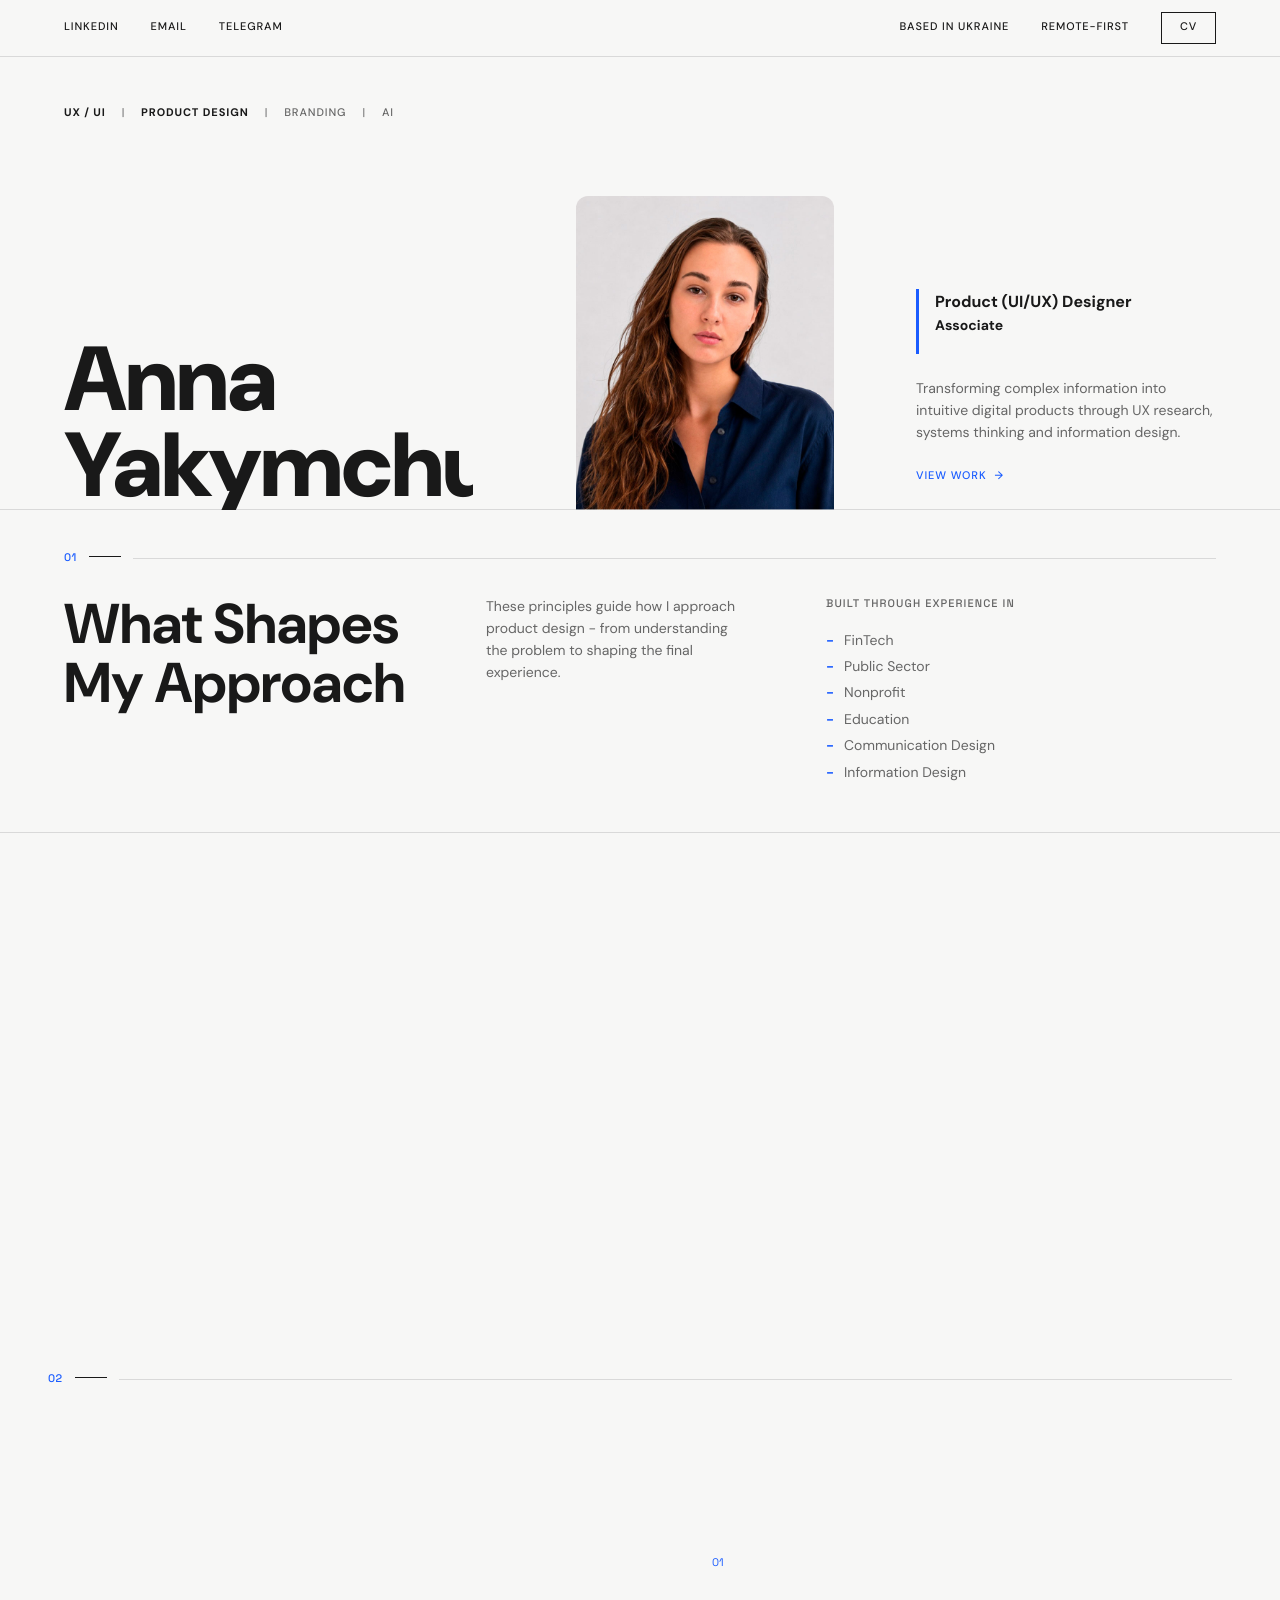
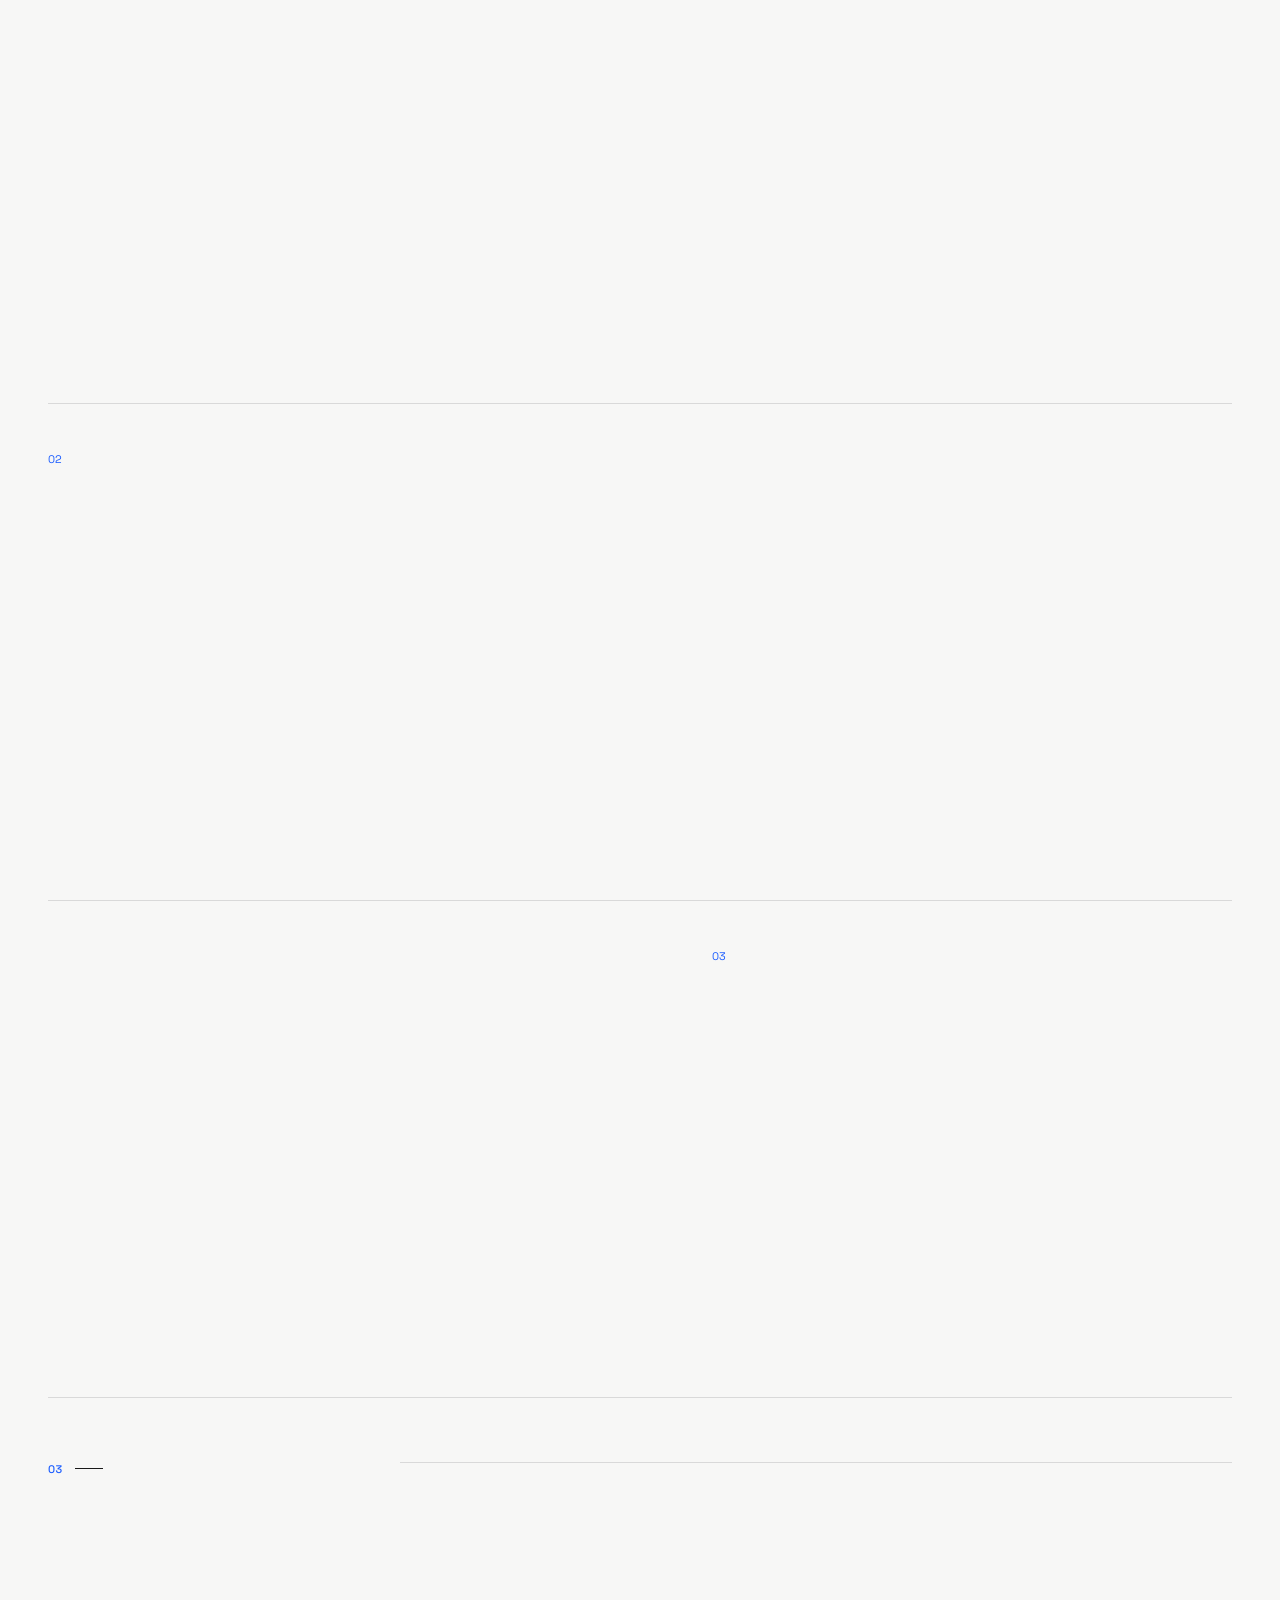
<file: index.html>
<!doctype html>
<html lang="en">
  <head>
    <meta charset="UTF-8" />
    <meta name="viewport" content="width=device-width, initial-scale=1.0" />
    <meta
      name="description"
      content="Anna Yakymchuk, Product UI/UX Designer portfolio."
    />
    <title>Anna Yakymchuk | Product Designer</title>
    <link rel="preconnect" href="https://fonts.googleapis.com" />
    <link rel="preconnect" href="https://fonts.gstatic.com" crossorigin />
    <link
      href="https://fonts.googleapis.com/css2?family=DM+Sans:opsz,wght@9..40,400;9..40,500;9..40,700;9..40,800;9..40,900&family=Space+Grotesk:wght@400;500&display=swap"
      rel="stylesheet"
    />
    <link rel="stylesheet" href="styles.css?v=20260729-242" />
  </head>
  <body class="home-page">
    <header class="site-header">
      <nav class="nav-links" aria-label="Primary">
        <a href="https://www.linkedin.com/in/anna-yakymchuk-13767b243/" target="_blank" rel="noopener noreferrer">LinkedIn</a>
        <a href="mailto:des.yakymchuk@gmail.com">Email</a>
        <a href="https://t.me/annakim_29" target="_blank" rel="noopener noreferrer">Telegram</a>
      </nav>
      <div class="header-meta">
        <span>Based in Ukraine</span>
        <span>Remote-first</span>
        <a
          class="cv-button"
          href="assets/Anna_Yakymchuk_CV.pdf"
          target="_blank"
          rel="noopener noreferrer"
          aria-label="Open Anna Yakymchuk CV in a new tab"
        >CV</a>
      </div>
    </header>

    <main>
      <section class="hero" aria-labelledby="hero-title">
        <div class="disciplines" aria-label="Disciplines">
          <span>UX / UI</span>
          <span>Product Design</span>
          <span>Branding</span>
          <span>AI</span>
        </div>

        <div class="hero-grid">
          <h1 id="hero-title">
            <span class="hero-title-line"><span>Anna</span></span>
            <span class="hero-title-line"><span>Yakymchuk</span></span>
          </h1>

          <figure class="portrait">
            <img
              src="assets/anna-yakymchuk.jpg"
              alt="Anna Yakymchuk portrait"
            />
          </figure>

          <div class="intro-card">
            <div class="role-block">
              <div>
                <p>Product (UI/UX) Designer</p>
                <p>Associate</p>
              </div>
            </div>
            <p>
              Transforming complex information into<br />
              intuitive digital products through UX research,<br
                class="desktop-only-break"
              />
              systems thinking and information design.
            </p>
            <a class="text-link" href="#work">View Work <span>→</span></a>
          </div>
        </div>
      </section>

      <section class="approach" aria-labelledby="approach-title">
        <div class="section-rule">
          <span>01</span>
        </div>

        <div class="approach-intro">
          <h2 id="approach-title">What Shapes<br />My Approach</h2>
          <p>
            These principles guide how I approach product design - from
            understanding the problem to shaping the final experience.
          </p>
          <div>
            <span class="eyebrow">Built Through Experience In</span>
            <ul class="experience-list">
              <li>FinTech</li>
              <li>Public Sector</li>
              <li>Nonprofit</li>
              <li>Education</li>
              <li>Communication Design</li>
              <li>Information Design</li>
            </ul>
          </div>
        </div>

        <div class="principles">
          <article>
            <span>01</span>
            <h3>Clarity First</h3>
            <p>
              Complexity should be simplified before solutions are added. Clear
              structure helps people understand what matters and what to do next.
            </p>
          </article>
          <article>
            <span>02</span>
            <h3>Systems Thinking</h3>
            <p>
              Great products are built as connected systems, not collections of
              screens. Every decision should strengthen consistency, scalability
              and long-term usability.
            </p>
          </article>
          <article>
            <span>03</span>
            <h3>Designing for Decisions</h3>
            <p>
              Interfaces should reduce uncertainty, not add to it. Design
              succeeds when the next step feels clear and confidence replaces
              hesitation.
            </p>
          </article>
          <article>
            <span>04</span>
            <h3>Collaboration as a Design Tool</h3>
            <p>
              Better products emerge through shared understanding. Early
              conversations, diverse perspectives and close collaboration lead
              to better design decisions.
            </p>
          </article>
        </div>
      </section>

      <section class="work" id="work" aria-labelledby="work-title">
        <div class="section-rule">
          <span>02</span>
        </div>
        <h2 id="work-title">Selected Work</h2>

        <div class="project-list">
          <article class="project-row project-row-linkable">
            <a class="project-media" href="ux-risk-review.html" aria-label="UX Risk Review case study">
              <picture>
                <source
                  media="(max-width: 720px)"
                  srcset="assets/ux-risk-review-mainpage-mobile.jpg"
                />
                <img
                  src="assets/ux-risk-review-cover.jpg"
                  alt="UX Risk Review Figma plugin analysing the Sky Alert user flow"
                />
              </picture>
            </a>
            <div class="project-copy">
              <span>01</span>
              <h3>UX Risk Review</h3>
              <p>
                Designing an AI-assisted UX review experience that integrates
                directly into Figma, helping designers identify usability risks
                without leaving the canvas.
              </p>
              <div class="tags">
                <span>Product Design</span>
                <span>UX Research</span>
                <span>Interaction Design</span>
                <span>AI</span>
                <span>Figma Plugin</span>
              </div>
              <a class="text-link" href="ux-risk-review.html">View Case Study <span>→</span></a>
            </div>
          </article>

          <article class="project-row project-row-linkable reverse">
            <div class="project-copy">
              <span>02</span>
              <h3>Sky Alert</h3>
              <p>
                A mobile app that helps people quickly understand an air raid
                alert and reach the nearest shelter.
              </p>
              <div class="tags">
                <span>Product Design</span>
                <span>UX/UI</span>
                <span>Mobile App</span>
                <span>Information Architecture</span>
              </div>
              <a class="text-link" href="sky-alert.html">View Case Study <span>→</span></a>
            </div>
            <a class="project-media" href="sky-alert.html" aria-label="Sky Alert case study">
              <picture>
                <source
                  media="(max-width: 720px)"
                  srcset="assets/sky-alert-hero-mobile.jpg"
                />
                <img
                  src="assets/sky-alert.jpg"
                  alt=""
                />
              </picture>
            </a>
          </article>

          <article class="project-row project-row-linkable">
            <a class="project-media" href="idea-school.html" aria-label="Idea School case study">
              <picture>
                <source
                  media="(max-width: 720px)"
                  srcset="assets/idea-school-hero-mobile.jpg"
                />
                <img
                  src="assets/idea-school.jpg"
                  alt=""
                />
              </picture>
            </a>
            <div class="project-copy">
              <span>03</span>
              <h3>Idea School</h3>
              <p>
                Website redesign for a private school that helps parents figure
                out if it's the right fit for their child.
              </p>
              <div class="tags">
                <span>UX Audit</span>
                <span>Information Architecture</span>
                <span>UX Research</span>
                <span>Web Design</span>
              </div>
              <a class="text-link" href="idea-school.html">View Case Study <span>→</span></a>
            </div>
          </article>
        </div>
      </section>

      <section class="contact" id="contact" aria-labelledby="contact-title">
        <div class="contact-heading">
          <div class="section-rule short">
            <span>03</span>
          </div>
          <h2 id="contact-title">Let's <br />Talk.</h2>
          <p>
            Looking for the next product challenge
            <span class="keep-together-mobile">and the</span> team to build
            <span class="keep-together-desktop">it with.</span>
          </p>
        </div>

        <div class="contact-links">
          <a href="https://www.linkedin.com/in/anna-yakymchuk-13767b243/" target="_blank" rel="noopener noreferrer" aria-label="Open LinkedIn profile">
            <strong>LinkedIn</strong>
            <span
              >Experience, recommendations
              <span class="keep-together-mobile">and professional</span>
              background</span
            >
            <i>→</i>
          </a>
          <div class="contact-email-row" role="button" tabindex="0" aria-label="Show email address">
            <strong>Email</strong>
            <span class="contact-email-value"
              >Best for collaborations, opportunities
              <span class="keep-together-mobile">and longer</span>
              conversations</span
            >
            <button class="contact-email-copy" type="button" aria-label="Show email address">→</button>
          </div>
          <a href="https://t.me/annakim_29" target="_blank" rel="noopener noreferrer" aria-label="Open Telegram">
            <strong>Telegram</strong>
            <span>Quick questions, portfolio feedback or just say hello</span>
            <i>→</i>
          </a>
        </div>
      </section>
    </main>

    <script src="script.js?v=20260729-24"></script>
  </body>
</html>
</file>
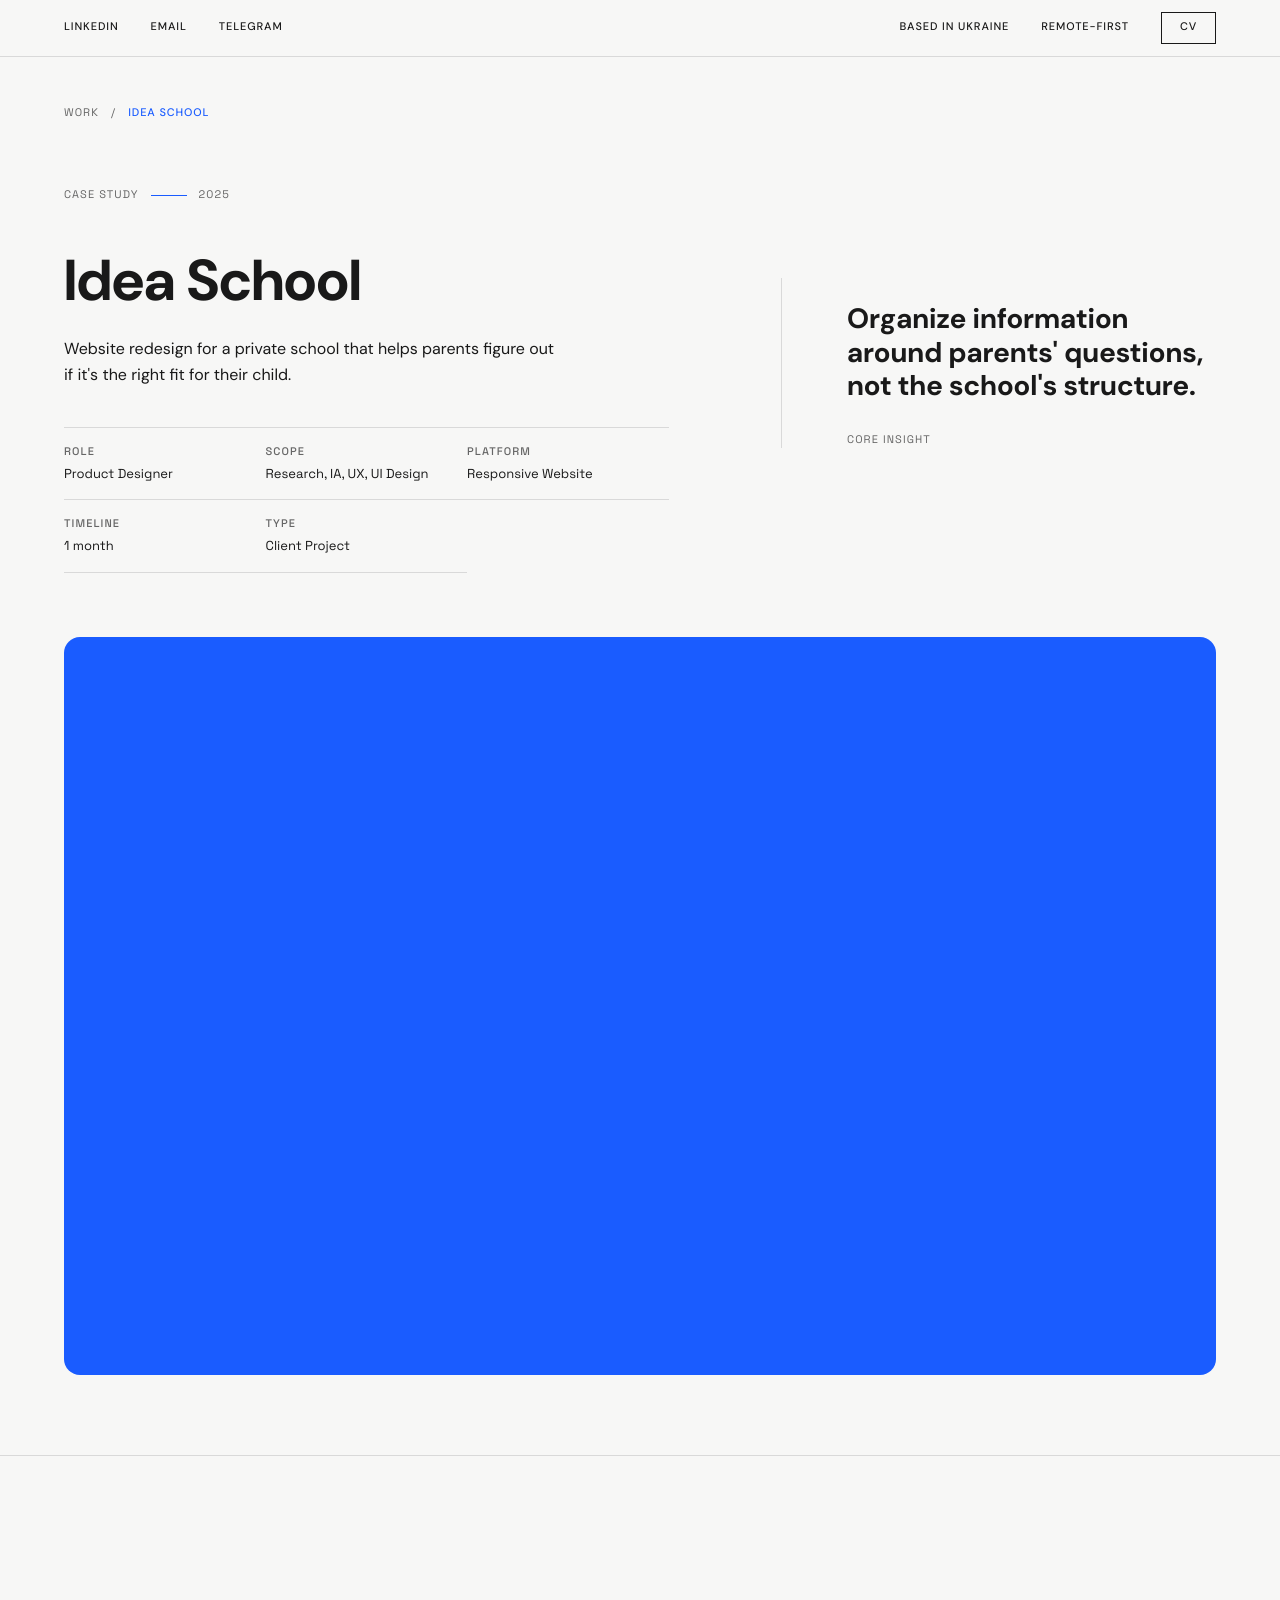
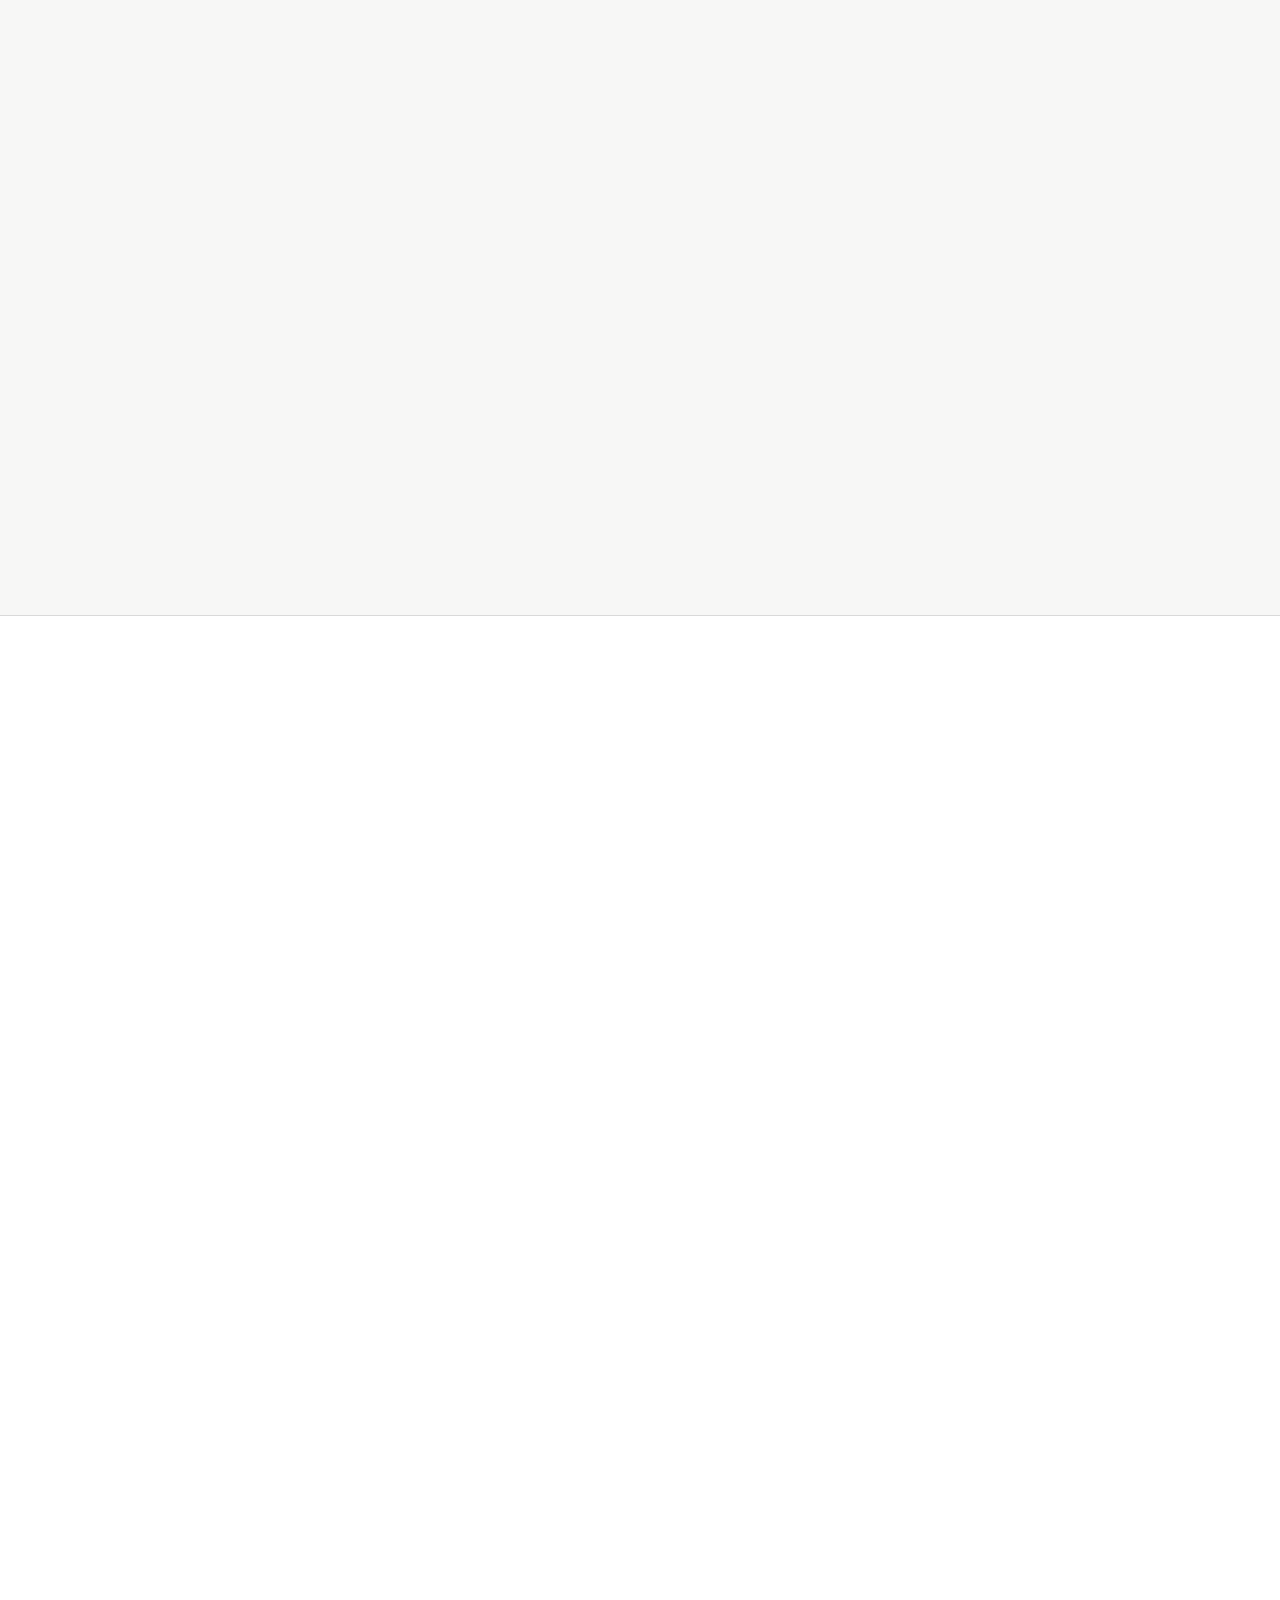
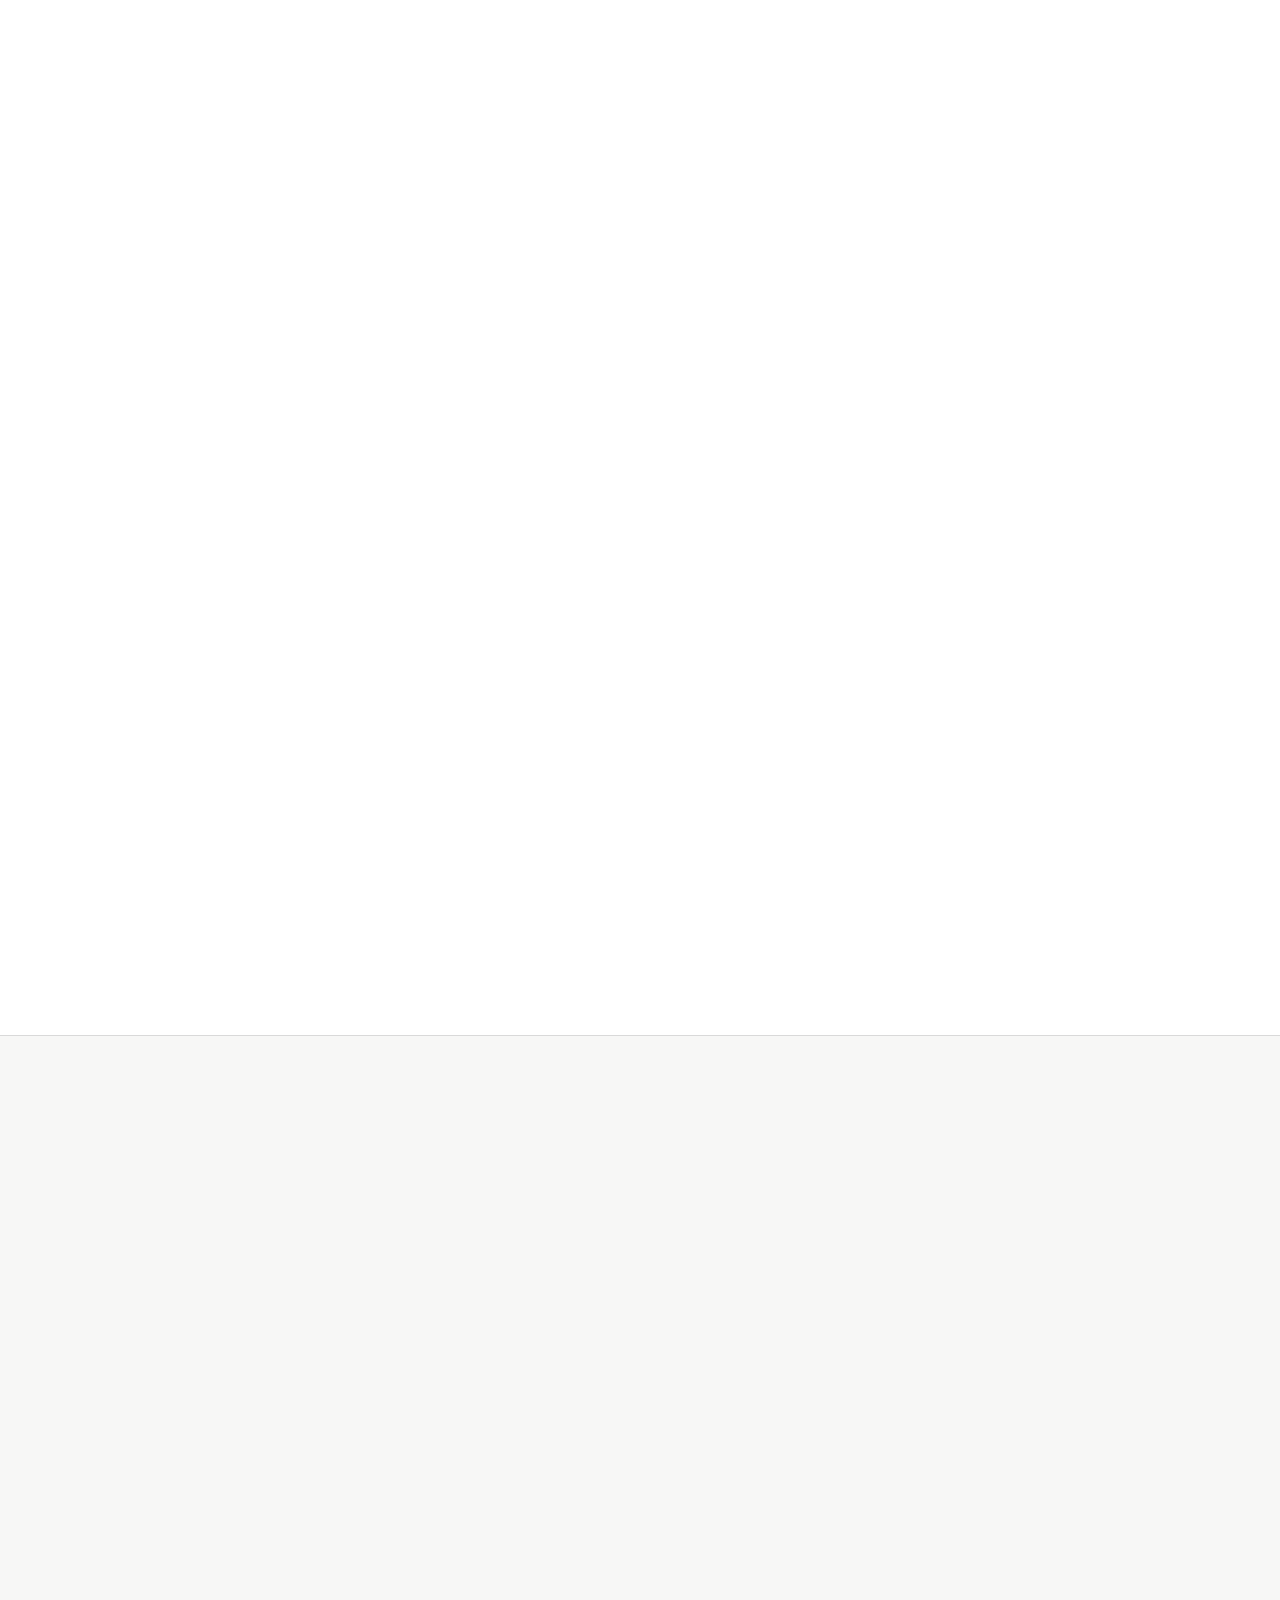
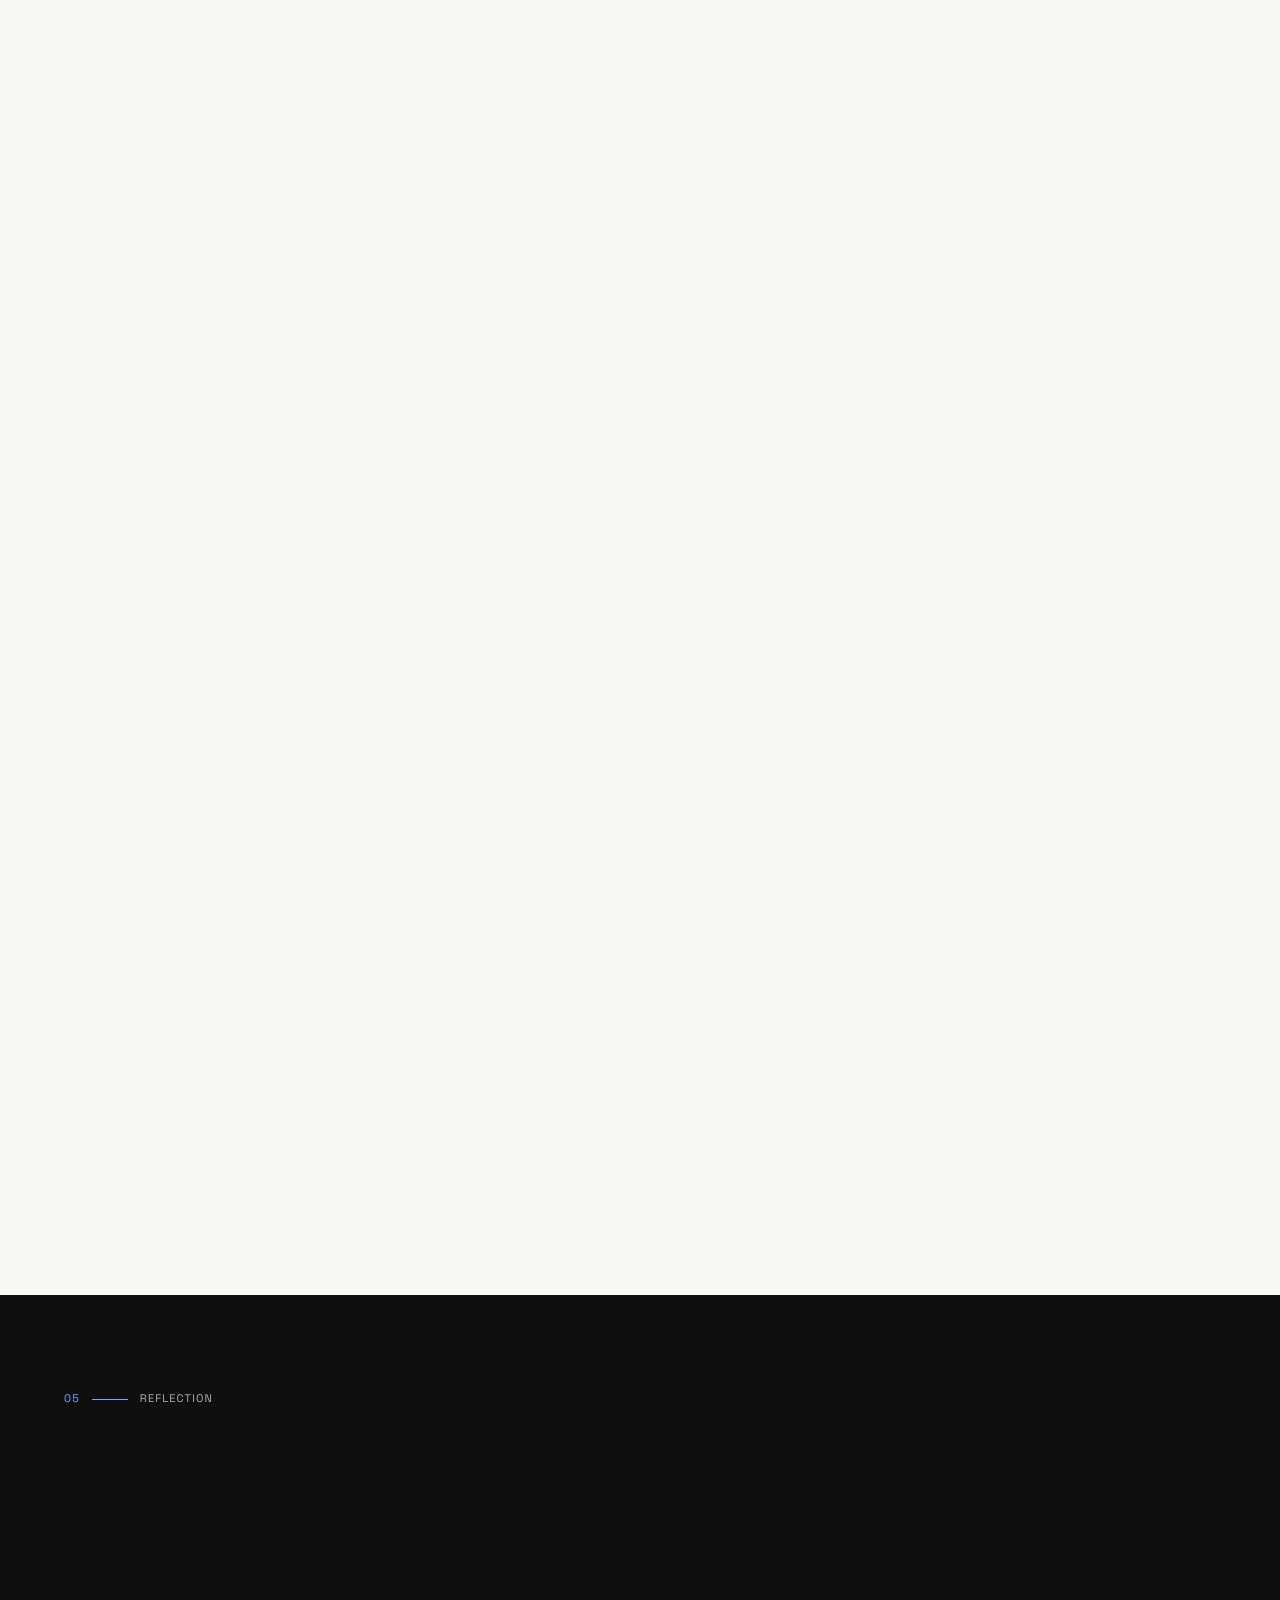
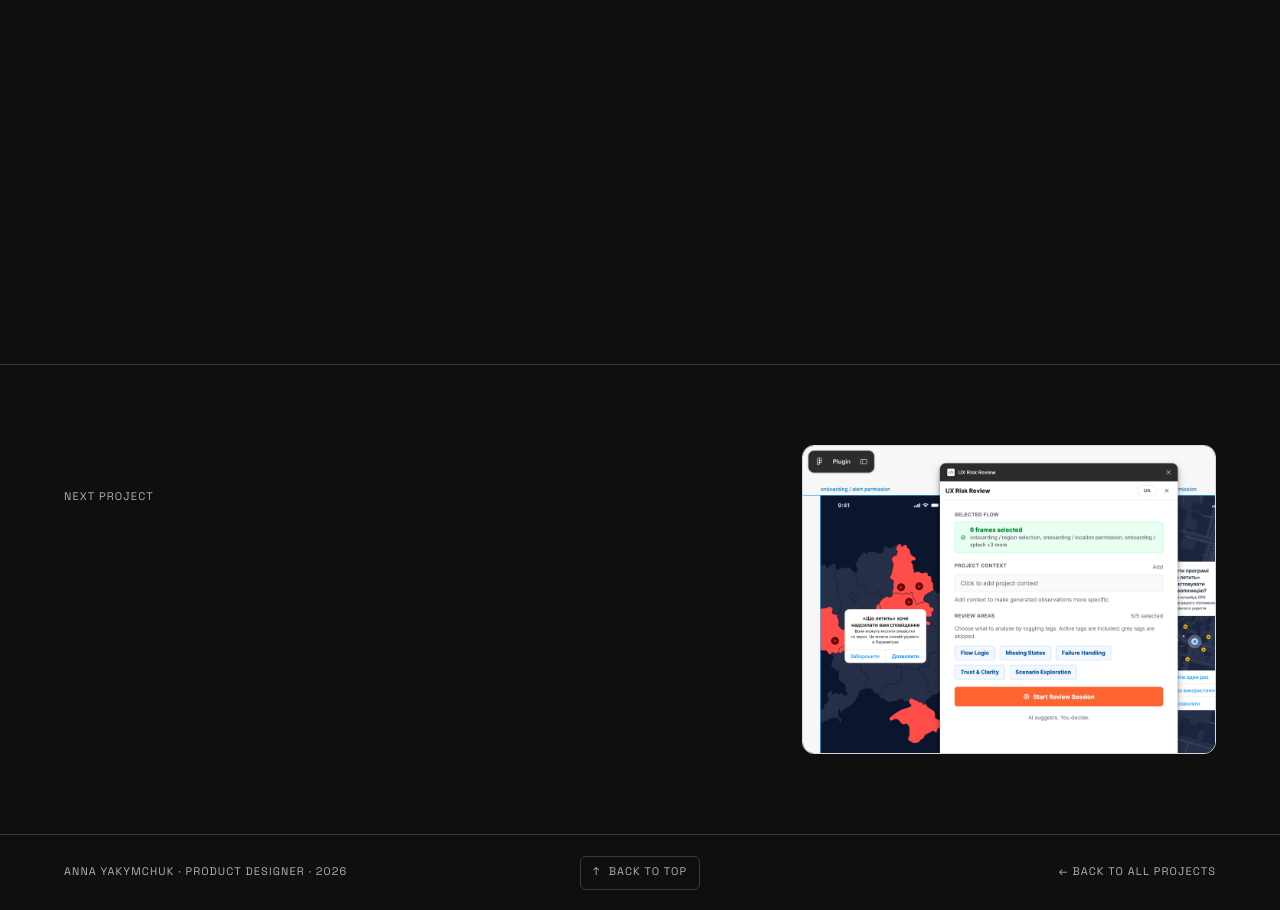
<file: idea-school.html>
<!doctype html>
<html lang="en">
  <head>
    <meta charset="UTF-8" />
    <meta name="viewport" content="width=device-width, initial-scale=1.0" />
    <meta
      name="description"
      content="Idea School case study by Anna Yakymchuk."
    />
    <title>Idea School | Anna Yakymchuk</title>
    <link rel="preconnect" href="https://fonts.googleapis.com" />
    <link rel="preconnect" href="https://fonts.gstatic.com" crossorigin />
    <link
      href="https://fonts.googleapis.com/css2?family=DM+Sans:opsz,wght@9..40,400;9..40,500;9..40,700;9..40,800;9..40,900&family=Space+Grotesk:wght@400;500&display=swap"
      rel="stylesheet"
    />
    <link rel="stylesheet" href="styles.css?v=20260729-242" />
  </head>
  <body>
    <header class="site-header">
      <nav class="nav-links" aria-label="Primary">
        <a href="https://www.linkedin.com/in/anna-yakymchuk-13767b243/" target="_blank" rel="noopener noreferrer">LinkedIn</a>
        <a href="mailto:des.yakymchuk@gmail.com">Email</a>
        <a href="https://t.me/annakim_29" target="_blank" rel="noopener noreferrer">Telegram</a>
      </nav>
      <div class="header-meta">
        <span>Based in Ukraine</span>
        <span>Remote-first</span>
        <a
          class="cv-button"
          href="assets/Anna_Yakymchuk_CV.pdf"
          target="_blank"
          rel="noopener noreferrer"
          aria-label="Open Anna Yakymchuk CV in a new tab"
        >CV</a>
      </div>
    </header>

    <main class="case-page idea-page" id="top">
      <section class="case-hero idea-hero" aria-labelledby="case-title">
        <nav class="breadcrumb" aria-label="Breadcrumb">
          <a href="index.html#work">Work</a>
          <span>/</span>
          <span>Idea School</span>
        </nav>

        <div class="case-hero-grid">
          <div class="case-title-block">
            <div class="case-kicker">
              <span>Case Study</span>
              <i></i>
              <span>2025</span>
            </div>
            <h1 id="case-title">Idea School</h1>
            <p>
              Website redesign for a private school that helps parents figure
              out <span class="keep-together-desktop">if it's</span> the right
              fit for their child.
            </p>

            <dl class="case-meta">
              <div>
                <dt>Role</dt>
                <dd>Product Designer</dd>
              </div>
              <div>
                <dt>Scope</dt>
                <dd>Research, IA, UX, UI Design</dd>
              </div>
              <div>
                <dt>Platform</dt>
                <dd>Responsive Website</dd>
              </div>
              <div>
                <dt>Timeline</dt>
                <dd>1 month</dd>
              </div>
              <div>
                <dt>Type</dt>
                <dd>Client Project</dd>
              </div>
            </dl>
          </div>

          <aside class="case-quote">
            <blockquote>
              Organize information around parents' questions, not the school's
              structure.
            </blockquote>
            <span>Core Insight</span>
          </aside>
        </div>

        <figure class="case-hero-image idea-hero-image">
          <picture>
            <source
              media="(max-width: 720px)"
              srcset="assets/idea-school-hero-mobile.jpg"
            />
            <img src="assets/idea-school.jpg" alt="Idea School website redesign" />
          </picture>
        </figure>
      </section>

      <section class="case-section idea-challenge" aria-labelledby="challenge-title">
        <div class="idea-challenge-top">
          <div class="case-section-heading">
            <div class="case-label">
              <span>01</span>
              <i></i>
            </div>
            <h2 id="challenge-title">The Challenge</h2>
            <p class="challenge-callout">
              The information was there. It just wasn't organized around the
              questions parents were actually asking.
            </p>
          </div>

          <div class="idea-challenge-copy">
            <h3>
              An audit confirmed it: this wasn't
              <br class="mobile-only-break" />a content problem.<br />
              It was <br class="mobile-only-break" />a structure problem.
            </h3>
            <p>
              To answer a single question - what does a typical day look like,
              what happens during an air raid alert, how does the tutor system
              work - visitors had to jump between multiple pages and still left
              without a clear answer.
            </p>
          </div>
        </div>

        <div class="challenge-findings" aria-label="Challenge findings">
          <article>
            <span>01</span>
            <p>Visitors had to piece the information together themselves.</p>
          </article>
          <article>
            <span>02</span>
            <p>School life stayed invisible.</p>
          </article>
          <article>
            <span>03</span>
            <p>The admission process had no clear path.</p>
          </article>
          <article>
            <span>04</span>
            <p>
              The site offered almost no proof -<br class="mobile-only-break" />
              <span class="keep-together-desktop">just its</span> own claims.
            </p>
          </article>
        </div>
      </section>

      <section class="case-section idea-audit" aria-labelledby="audit-title">
        <h2 id="audit-title">Existing Website Audit</h2>

        <div class="idea-audit-board">
          <article class="audit-finding audit-finding-large">
            <div class="audit-finding-copy">
              <span>Finding 01</span>
              <h3>
                Getting an answer to one question often meant going through
                several pages
              </h3>
            </div>
            <figure>
              <picture>
                <source
                  media="(max-width: 720px)"
                  srcset="assets/idea-audit-menu-mobile.jpg"
                />
                <img
                  src="assets/idea-audit-menu.jpg"
                  alt="Existing Idea School desktop navigation with multiple open menu columns"
                />
              </picture>
            </figure>
          </article>

          <article class="audit-finding">
            <div class="audit-finding-copy">
              <span>Finding 02</span>
              <h3>
                It was hard to get a sense of what school life actually felt
                like.
              </h3>
            </div>
            <figure>
              <picture>
                <source
                  media="(max-width: 720px)"
                  srcset="assets/idea-audit-gallery-mobile.jpg"
                />
                <img
                  src="assets/idea-audit-gallery.jpg?v=20260728-1"
                  alt="Existing Idea School gallery page screenshot"
                />
              </picture>
            </figure>
          </article>
          <article class="audit-finding">
            <div class="audit-finding-copy">
              <span>Finding 03</span>
              <h3>Mobile navigation wasn't built for quick browsing.</h3>
            </div>
            <figure>
              <picture>
                <source
                  media="(max-width: 720px)"
                  srcset="assets/idea-audit-navigation-mobile.jpg"
                />
                <img
                  src="assets/idea-audit-mobile.jpg?v=20260728-1"
                  alt="Existing Idea School mobile screens with long service list"
                />
              </picture>
            </figure>
          </article>
          <article class="audit-finding">
            <div class="audit-finding-copy">
              <span>Finding 04</span>
              <h3>
                Several calls to action competed for attention at once.
              </h3>
            </div>
            <figure>
              <picture>
                <source
                  media="(max-width: 720px)"
                  srcset="assets/idea-audit-cta-mobile.jpg"
                />
                <img
                  src="assets/idea-audit-cta.jpg?v=20260728-1"
                  alt="Existing Idea School call-to-action blocks"
                />
              </picture>
            </figure>
          </article>
        </div>
      </section>

      <section class="case-section idea-research" aria-labelledby="research-approach-title">
        <div class="idea-research-top">
          <div class="idea-research-heading">
            <div class="case-label">
              <span>02</span>
              <i></i>
            </div>
            <h2 id="research-approach-title">Research Approach</h2>
            <p>
              The research focused on understanding what criteria parents use
              when choosing a school, what builds their confidence and what
              creates doubt or hesitation.
            </p>
          </div>

          <dl class="research-stats-card" aria-label="Research summary">
            <div>
              <dt>4</dt>
              <dd>Parent Interviews</dd>
            </div>
            <div>
              <dt>6</dt>
              <dd>School Websites Reviewed</dd>
            </div>
            <div>
              <dt>24</dt>
              <dd>Issues Identified</dd>
            </div>
          </dl>
        </div>

        <div class="research-methods" aria-label="Research methods">
          <article>
            <span>01</span>
            <h3>Stakeholder Interview</h3>
            <p>Understand business goals <span class="keep-together-desktop keep-together-mobile">and constraints.</span></p>
          </article>
          <article>
            <span>02</span>
            <h3>Website Audit</h3>
            <p>Identify structural and content issues.</p>
          </article>
          <article>
            <span>03</span>
            <h3>Parent Interviews</h3>
            <p>Understand how parents make decisions.</p>
          </article>
          <article>
            <span>04</span>
            <h3>Competitor Review</h3>
            <p>Spot common patterns <span class="keep-together-desktop keep-together-mobile">and opportunities.</span></p>
          </article>
        </div>

        <p class="research-board-intro">
          Three questions came up in every conversation. They became the
          backbone <span class="keep-together-mobile">of the redesign.</span>
        </p>

        <figure class="research-board">
          <picture>
            <source
              media="(max-width: 720px)"
              srcset="assets/idea-research-board-mobile.jpg"
            />
            <img
              src="assets/idea-research-board.jpg"
              alt="Affinity map of parent research questions grouped around school experience, fit and trust"
            />
          </picture>
        </figure>
      </section>

      <section class="case-section idea-decision" aria-labelledby="decision-title">
        <div class="case-label">
          <span>03</span>
          <i></i>
        </div>
        <div class="idea-decision-header">
          <h2 id="decision-title">Turning insights <span class="keep-together-desktop">into design</span> decisions</h2>
        </div>

        <div class="decision-insights" aria-label="Design decisions">
          <article>
            <span>Insight</span>
            <b>01</b>
            <h3>What does school life actually look like day to day?</h3>
            <p>
              Not the curriculum, not the program -<br class="mobile-only-break" /> what does an average
              Tuesday feel like?
            </p>
            <hr />
            <span>Design Principle</span>
            <h4>Show school life before making the case for it</h4>
            <p>
              The homepage doesn't open with program or academic achievements.
              It opens with what a day at Idea School looks like - a heated
              shelter, the tutor system, the time between classes. Parents need
              to picture the environment before they can evaluate it.
            </p>
          </article>
          <article>
            <span>Insight</span>
            <b>02</b>
            <h3>Is this school right for my child specifically?</h3>
            <p>
              Parents weren't evaluating the school in general. They were
              evaluating it for one particular kid.
            </p>
            <hr />
            <span>Design Principle</span>
            <h4>One question reshaped the entire site structure</h4>
            <p>
              "Will this work for my child?" is not the same as "Is this a good
              school?" One word makes all the difference - it changes what
              comes first, what gets its own page and what can be cut.
            </p>
          </article>
          <article>
            <span>Insight</span>
            <b>03</b>
            <h3>Why should I trust this school?</h3>
            <p>
              Parent feedback, real teachers, actual moments from school life -
              anything that didn't come from the school itself.
            </p>
            <hr />
            <span>Design Principle</span>
            <h4>Let others speak <span class="keep-together-desktop">for the school</span></h4>
            <p>
              Parent feedback, teacher profiles and candid photos from school
              life carry more weight than anything the school writes about
              itself. The redesign makes room for that kind of evidence instead
              of filling pages with declarations.
            </p>
          </article>
        </div>
      </section>

      <section class="case-showcase idea-screens" aria-labelledby="screens-title">
        <div class="case-label">
          <span>04</span>
          <i></i>
        </div>
        <h2 id="screens-title">
          From Questions to Screens
        </h2>
        <div class="primary-flow-divider"></div>
        <span class="primary-flow-title">Guiding the First Decision</span>

        <div class="idea-first-decision-scene">
          <p class="first-decision-copy">
            The page doesn't walk parents through the school section by section.
            It moves them from understanding it to taking action.
          </p>

          <article class="flow-note idea-screen-note understand-note">
            <p>
              <strong>Understand the School.</strong>
              Starts with the school's values, then moves to program and
              admission.
            </p>
          </article>
          <article class="flow-note idea-screen-note assess-note">
            <p>
              <strong>Assess whether it's the right fit.</strong>
              <span class="keep-together-mobile">The tutor</span> system, daily routines and the heated shelter during
              alerts. The details that help parents understand what everyday
              school life looks like.
            </p>
          </article>
          <article class="flow-note idea-screen-note apply-note">
            <p>
              <strong>Try Before Applying.</strong>
              A chance to see the school from the inside before submitting an
              application.
            </p>
          </article>

          <figure class="phone-stage idea-screen-phone idea-screen-home">
            <img
              src="assets/idea-question-screen-1-noshadow.png"
              alt="Idea School mobile homepage guiding parents into the school story"
            />
          </figure>
          <figure class="phone-stage idea-screen-phone idea-screen-reasons">
            <img
              src="assets/idea-question-screen-2-noshadow.png"
              alt="Idea School mobile section explaining why children stay at the school"
            />
          </figure>
          <figure class="phone-stage idea-screen-phone idea-screen-trial">
            <img
              src="assets/idea-question-screen-3-noshadow.png"
              alt="Idea School mobile trial week call to action"
            />
          </figure>
        </div>

        <div class="primary-flow-divider idea-learning-divider"></div>
        <span class="primary-flow-title">Show the learning experience</span>

        <div class="idea-learning-block">
          <p class="learning-copy">
            Program descriptions didn't answer the real question parents had:
            what does this actually look like? So learning formats are shown
            alongside real moments from school life, not to persuade, but to
            make the experience tangible before the first visit.
          </p>

          <div class="idea-learning-scene">
            <figure class="learning-desktop">
              <img
                src="assets/idea-learning-desktop.png"
                alt="Idea School desktop section showing how learning is organized across classes"
              />
            </figure>
            <figure class="phone-stage learning-phone learning-phone-events">
              <img
                src="assets/idea-learning-phone-events-v3-noshadow.png"
                alt="Idea School mobile screen showing school life events"
              />
            </figure>
            <figure class="phone-stage learning-phone learning-phone-gallery">
              <img
                src="assets/idea-learning-phone-gallery-noshadow.png"
                alt="Idea School mobile screen showing a school photo gallery"
              />
            </figure>
            <article class="learning-caption learning-caption-life">
              <p>
                <strong>School Life.</strong>
                Shows what everyday life at school looks like beyond the
                classroom.
              </p>
            </article>
            <article class="learning-caption learning-caption-gallery">
              <p>
                <strong>Gallery.</strong>
                Gives parents a closer look
                <br class="mobile-only-break" />at the people, spaces and
                atmosphere <br class="mobile-only-break" />of the school.
              </p>
            </article>
          </div>
        </div>

        <div class="primary-flow-divider idea-trust-divider"></div>
        <span class="primary-flow-title">Building Trust Through Transparency</span>

        <div class="idea-trust-block">
          <p class="trust-copy">
            Parents don't trust what a school says about itself. They trust
            other parents, real teachers and real moments. This part of the
            site doesn't try to convince - it gives parents the material to
            reach their own conclusion: feedback, answers to questions that
            come up before the first call and content they can explore on
            their own terms.
          </p>

          <div
            class="idea-trust-phones trust-carousel mobile-screen-carousel"
            aria-label="Trust and transparency screens"
            tabindex="0"
          >
            <div class="trust-slide">
              <figure class="phone-stage trust-phone trust-phone-parents">
                <img
                  src="assets/idea-trust-phone-parents-noshadow.png"
                  alt="Idea School mobile invitation screen for parents"
                />
              </figure>
            </div>
            <div class="trust-slide">
              <figure class="phone-stage trust-phone trust-phone-reviews">
                <img
                  src="assets/idea-trust-phone-reviews-noshadow.png"
                  alt="Idea School mobile reviews screen with parent feedback"
                />
              </figure>
            </div>
            <div class="trust-slide">
              <figure class="phone-stage trust-phone trust-phone-faq">
                <img
                  src="assets/idea-trust-phone-faq-noshadow.png"
                  alt="Idea School mobile FAQ screen with parent questions"
                />
              </figure>
            </div>
          </div>
        </div>
      </section>

      <section class="case-reflection idea-reflection" aria-labelledby="reflection-title">
        <div class="case-label">
          <span>05</span>
          <i></i>
          <span>Reflection</span>
        </div>
        <div class="reflection-grid">
          <div>
            <h2 id="reflection-title">
              What started as a website redesign turned out to be <span class="keep-together-desktop">an information</span>
              architecture problem.
            </h2>
            <p>
              The school didn't need more content - it needed a clearer
              message. Once I understood what parents were actually trying to
              figure out, the structure became obvious. The homepage follows
              their questions, <span class="keep-together-desktop">not the school's</span> org chart.
            </p>
            <p>
              The hardest editorial call was figuring out what to cut. There
              was a lot of content that was accurate but answered questions
              nobody was asking. Removing it felt risky at the time. Looking
              back, that was the most important design decision in the whole
              project.
            </p>
            <p>
              Clarity matters more than persuasion. If a page doesn't answer
              the question parents have right now, <span class="keep-together-desktop">it doesn't</span> belong there.
            </p>
          </div>
          <div class="reflection-notes">
            <article>
              <span>Primary Insight</span>
              <strong>
                Parents weren't looking for more information. <span class="keep-together-desktop">They were</span> looking
                for confidence.
              </strong>
            </article>
            <article>
              <span>Core Decision</span>
              <strong>
                Organize information around parents' questions,
                <span class="keep-together-desktop">not the school's</span> structure.
              </strong>
            </article>
            <article>
              <span>Design Principle</span>
              <strong>Show before you tell.</strong>
            </article>
          </div>
        </div>
      </section>

      <section class="next-project next-project-linkable">
        <a
          class="next-project-hit-area"
          href="ux-risk-review.html"
          aria-label="View UX Risk Review case study"
        ></a>
        <div>
          <span>Next Project</span>
          <h2>UX Risk Review</h2>
          <p>
            AI-powered Figma plugin that helps Product Designers systematically
            review user flows before handoff.
          </p>
          <span class="text-link">
            View Case Study <span>→</span>
          </span>
        </div>
        <picture>
          <source
            media="(max-width: 720px)"
            srcset="assets/ux-risk-review-next-project-mobile.jpg"
          />
          <img
            src="assets/ux-risk-review-next-project-cover.jpg"
            alt="UX Risk Review Figma plugin preview"
          />
        </picture>
      </section>

      <footer class="case-footer">
        <span>Anna Yakymchuk · Product Designer · 2026</span>
        <a class="back-to-top" href="#top"><span>↑</span> Back to top</a>
        <a href="index.html#work">← Back to all projects</a>
      </footer>
    </main>
    <script src="script.js?v=20260729-24"></script>
  </body>
</html>
</file>
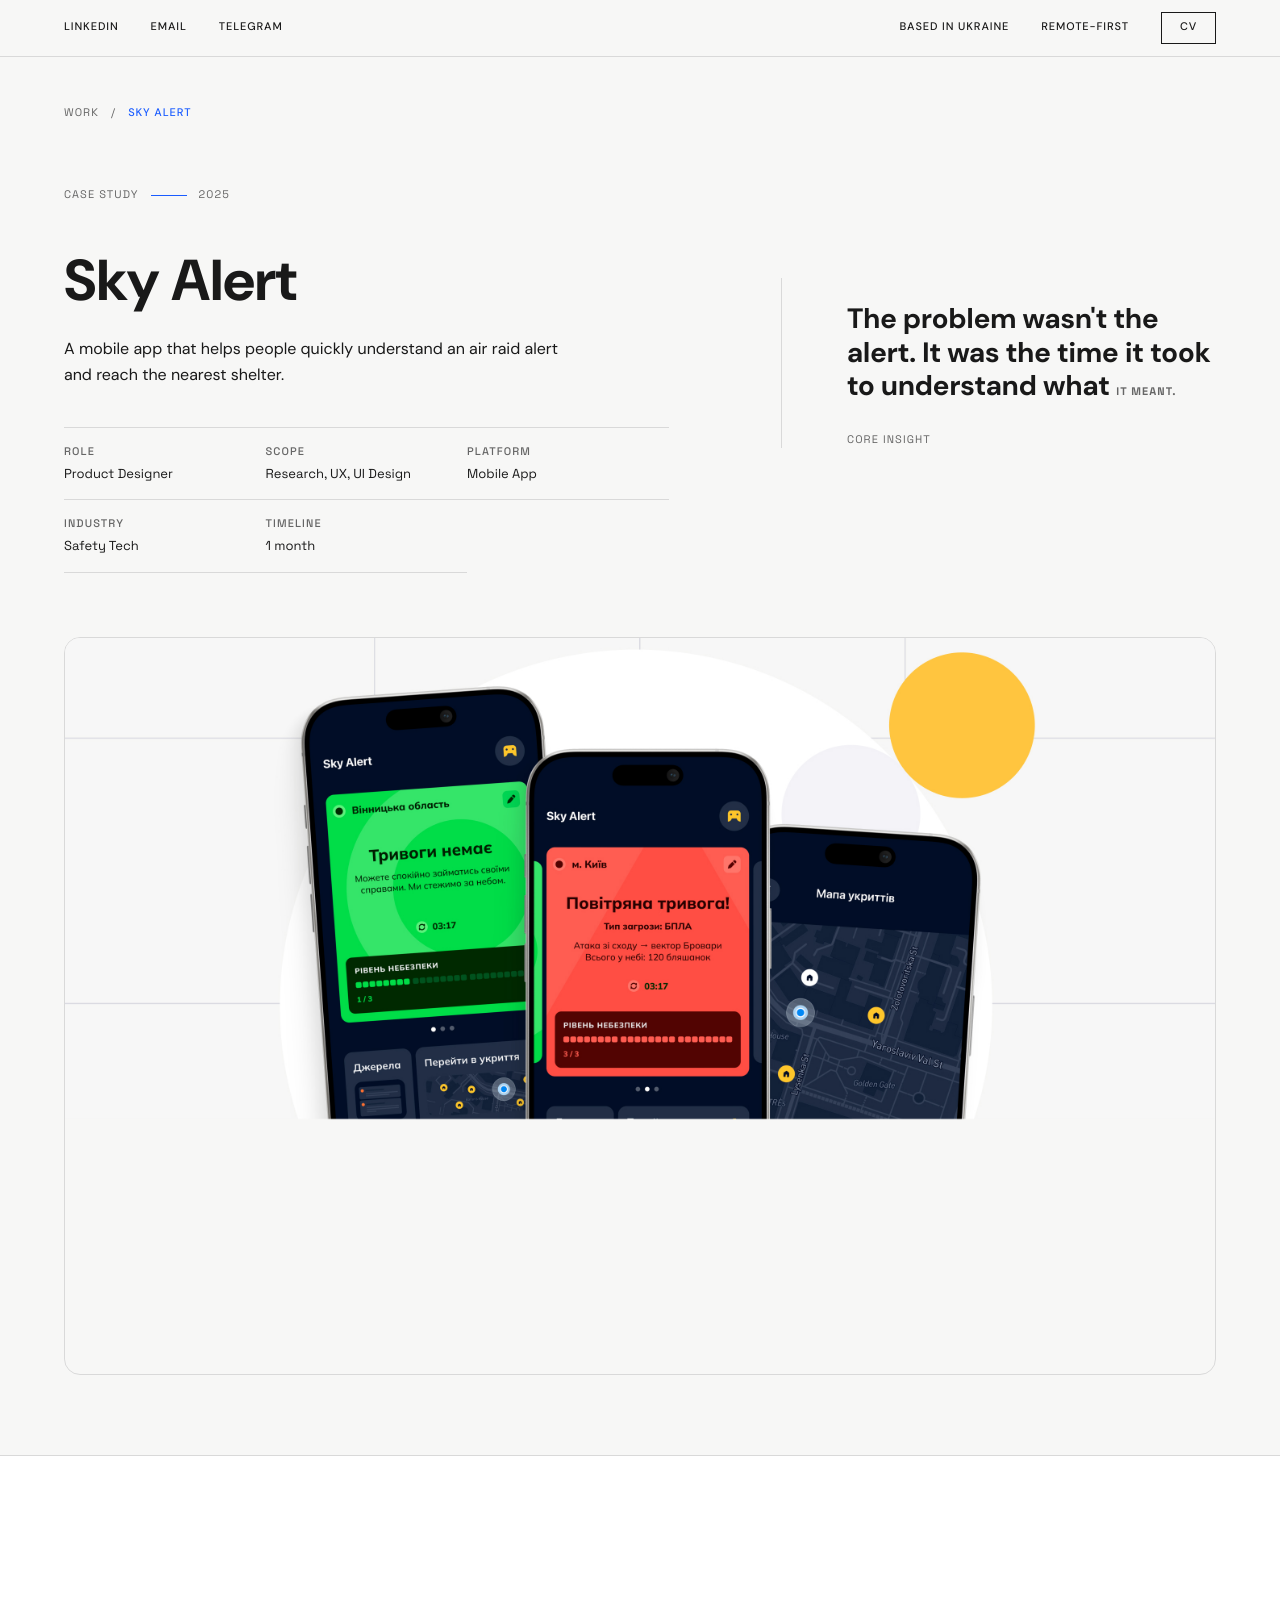
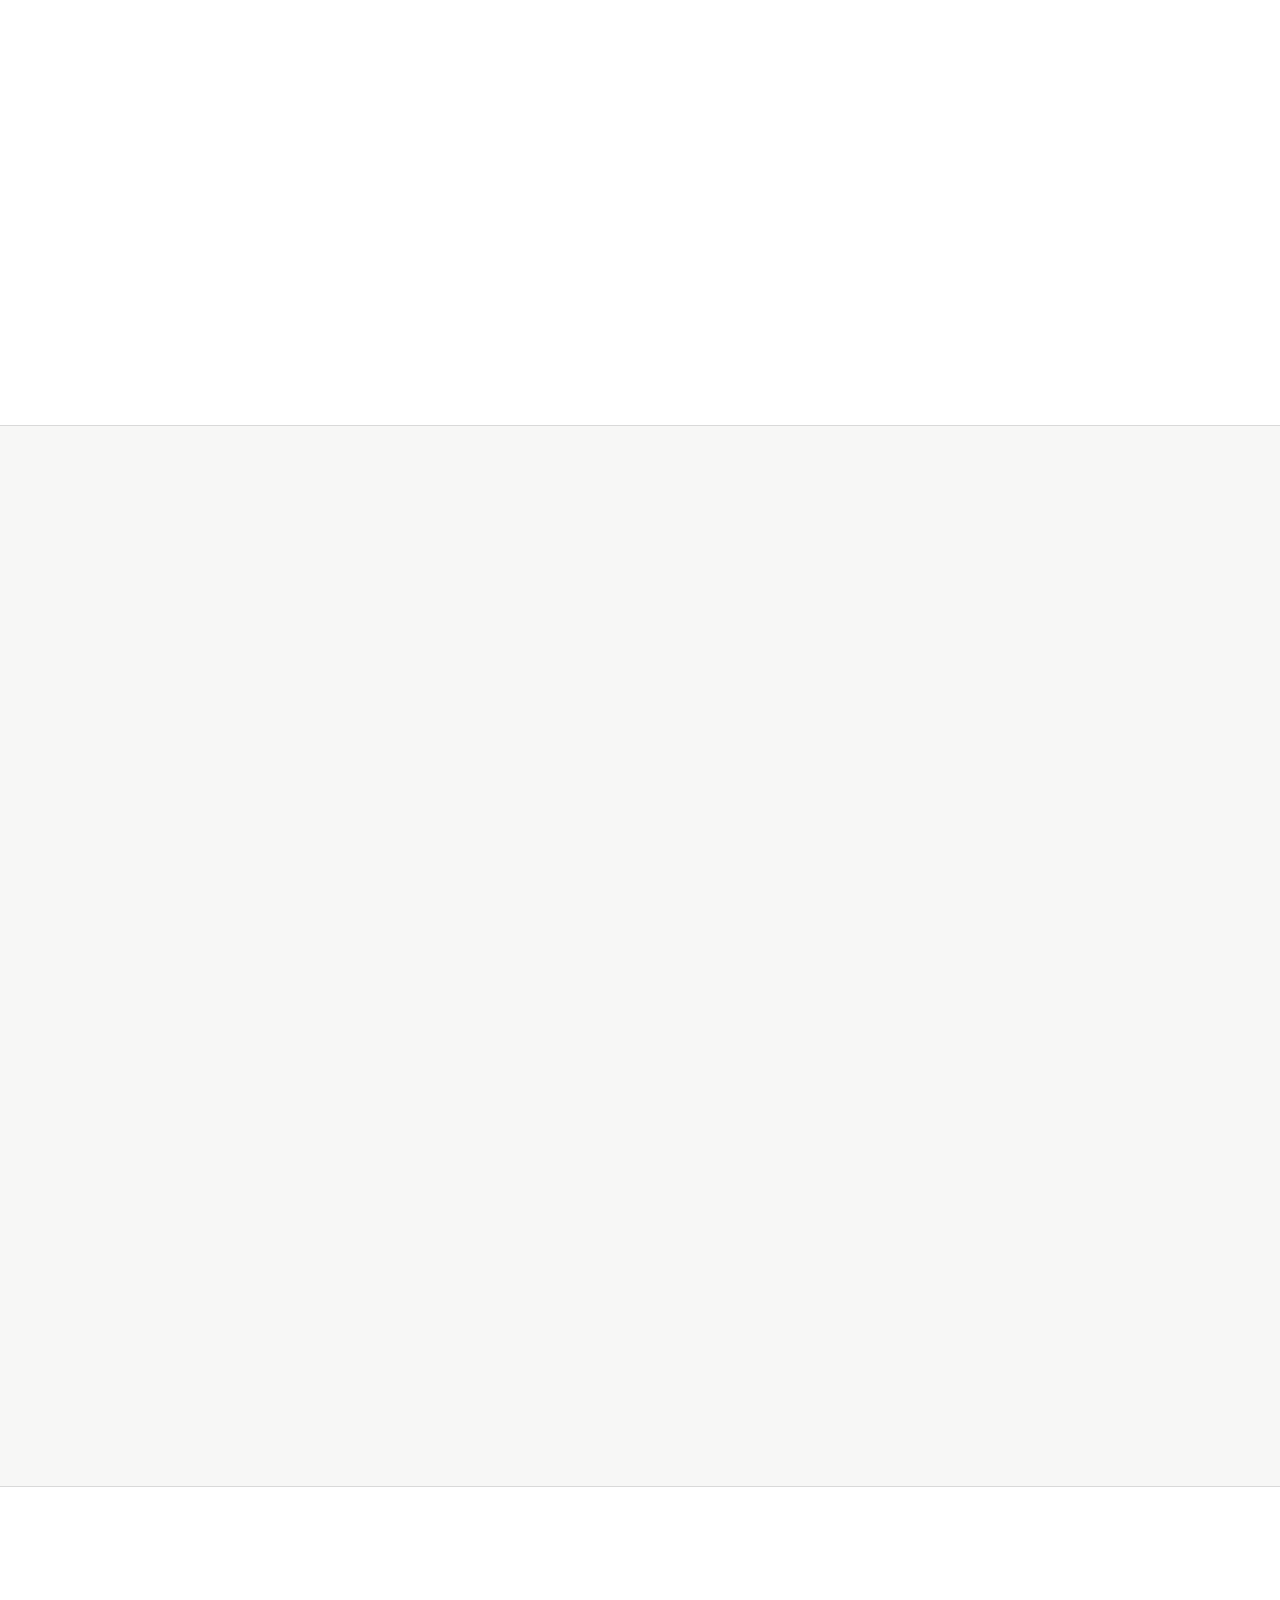
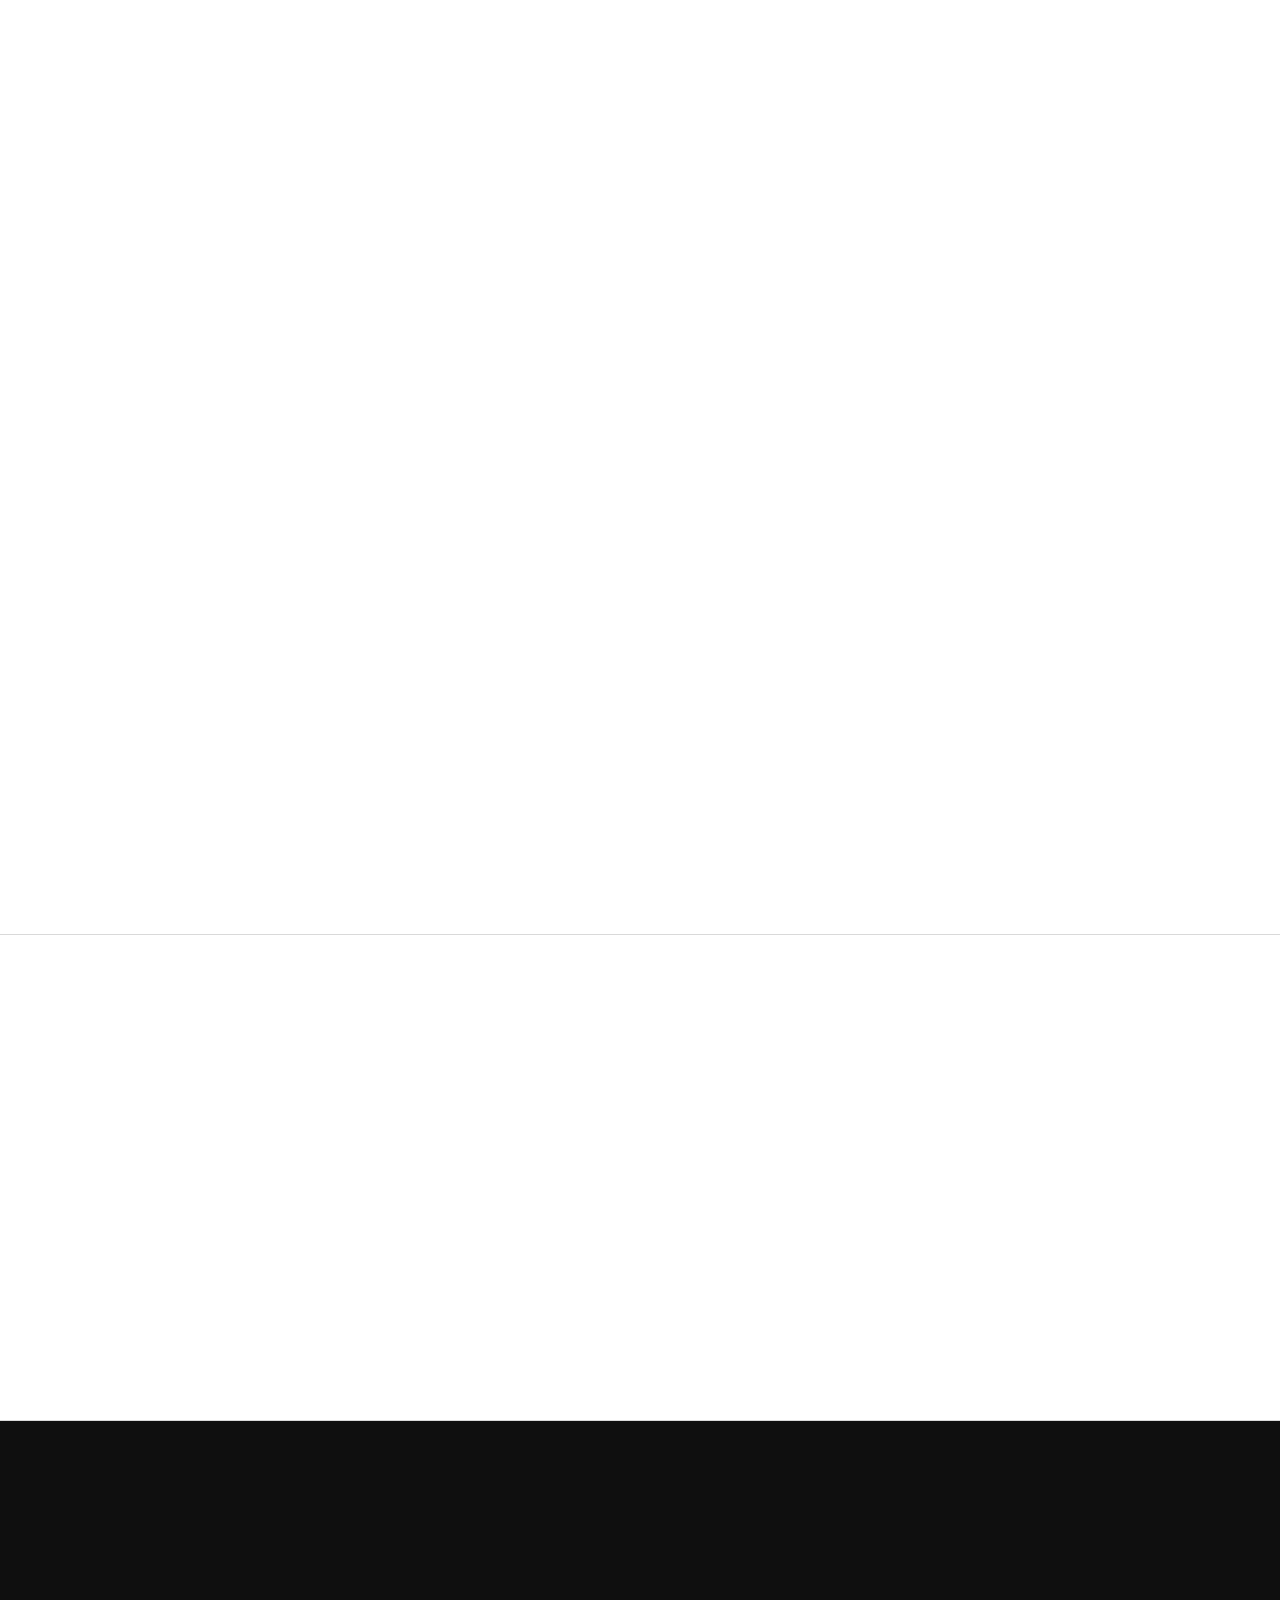
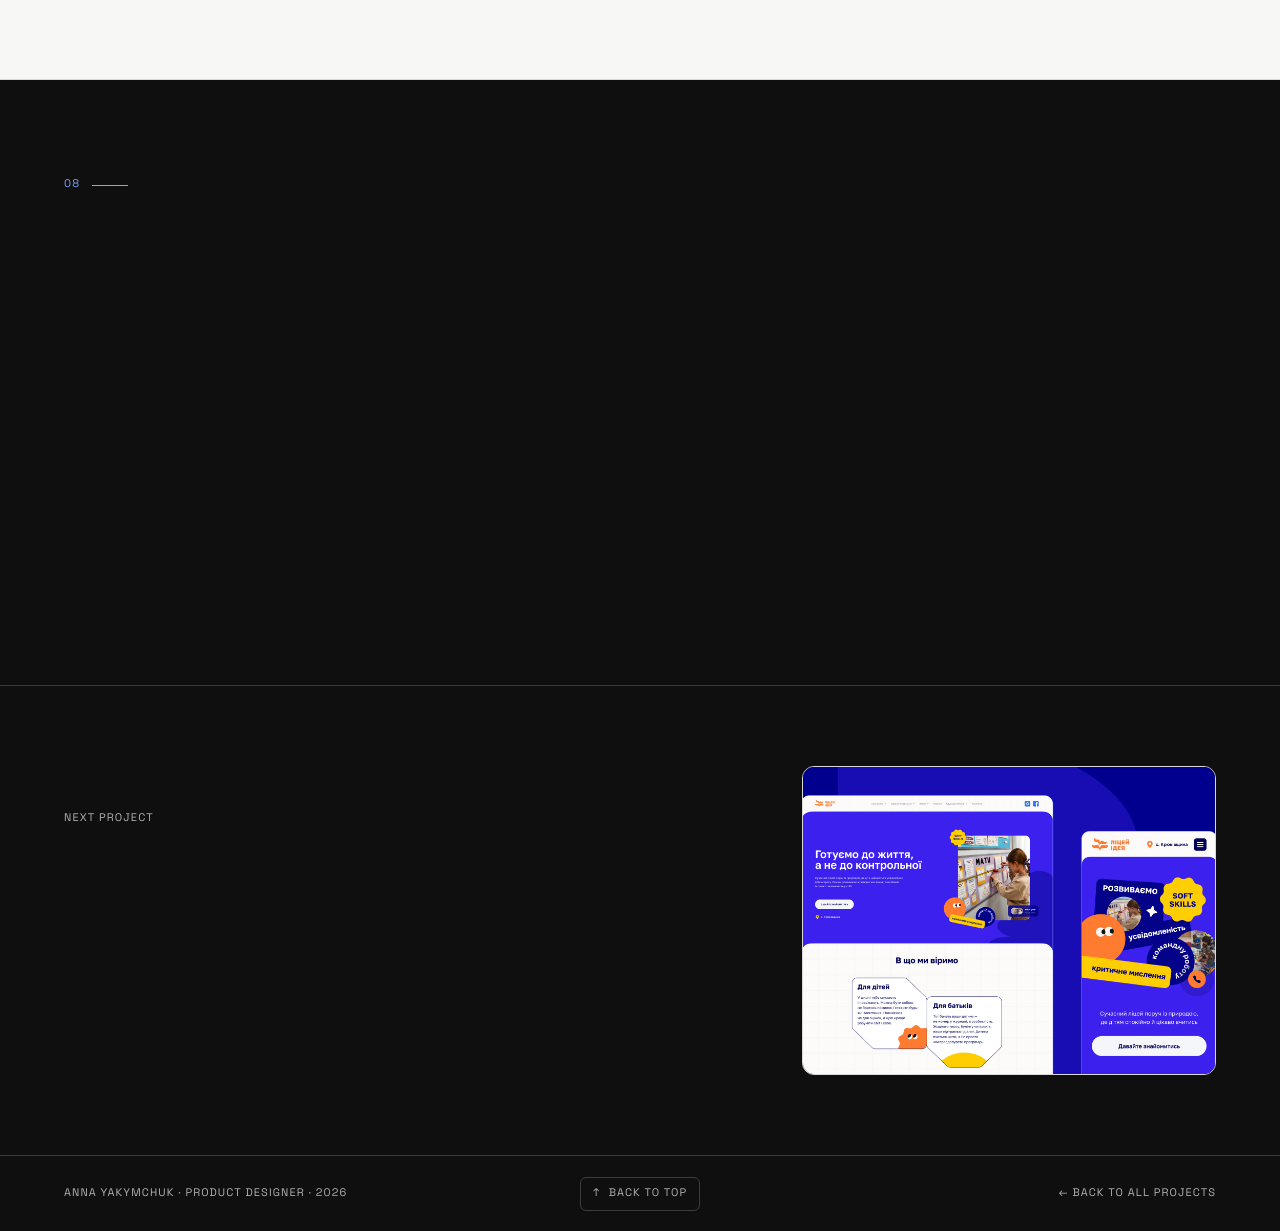
<file: sky-alert.html>
<!doctype html>
<html lang="en">
  <head>
    <meta charset="UTF-8" />
    <meta name="viewport" content="width=device-width, initial-scale=1.0" />
    <meta
      name="description"
      content="Sky Alert case study by Anna Yakymchuk."
    />
    <title>Sky Alert | Anna Yakymchuk</title>
    <link rel="preconnect" href="https://fonts.googleapis.com" />
    <link rel="preconnect" href="https://fonts.gstatic.com" crossorigin />
    <link
      href="https://fonts.googleapis.com/css2?family=DM+Sans:opsz,wght@9..40,400;9..40,500;9..40,700;9..40,800;9..40,900&family=Space+Grotesk:wght@400;500&display=swap"
      rel="stylesheet"
    />
    <link rel="stylesheet" href="styles.css?v=20260729-242" />
  </head>
  <body>
    <header class="site-header">
      <nav class="nav-links" aria-label="Primary">
        <a href="https://www.linkedin.com/in/anna-yakymchuk-13767b243/" target="_blank" rel="noopener noreferrer">LinkedIn</a>
        <a href="mailto:des.yakymchuk@gmail.com">Email</a>
        <a href="https://t.me/annakim_29" target="_blank" rel="noopener noreferrer">Telegram</a>
      </nav>
      <div class="header-meta">
        <span>Based in Ukraine</span>
        <span>Remote-first</span>
        <a
          class="cv-button"
          href="assets/Anna_Yakymchuk_CV.pdf"
          target="_blank"
          rel="noopener noreferrer"
          aria-label="Open Anna Yakymchuk CV in a new tab"
        >CV</a>
      </div>
    </header>

    <main class="case-page sky-page" id="top">
      <section class="case-hero" aria-labelledby="case-title">
        <nav class="breadcrumb" aria-label="Breadcrumb">
          <a href="index.html#work">Work</a>
          <span>/</span>
          <span>Sky Alert</span>
        </nav>

        <div class="case-hero-grid">
          <div class="case-title-block">
            <div class="case-kicker">
              <span>Case Study</span>
              <i></i>
              <span>2025</span>
            </div>
            <h1 id="case-title">Sky Alert</h1>
            <p>
              A mobile app that helps people quickly understand an air raid
              alert and reach <span class="keep-together-desktop">the nearest</span> shelter.
            </p>

            <dl class="case-meta">
              <div>
                <dt>Role</dt>
                <dd>Product Designer</dd>
              </div>
              <div>
                <dt>Scope</dt>
                <dd>Research, UX, UI Design</dd>
              </div>
              <div>
                <dt>Platform</dt>
                <dd>Mobile App</dd>
              </div>
              <div>
                <dt>Industry</dt>
                <dd>Safety Tech</dd>
              </div>
              <div>
                <dt>Timeline</dt>
                <dd>1 month</dd>
              </div>
            </dl>
          </div>

          <aside class="case-quote">
            <blockquote>
              The problem wasn't the alert. <span class="keep-together-desktop">It was</span> the time it took to
              understand what <span class="keep-together-mobile">it meant.</span>
            </blockquote>
            <span>Core Insight</span>
          </aside>
        </div>

        <figure class="case-hero-image">
          <picture>
            <source
              media="(max-width: 720px)"
              srcset="assets/sky-alert-hero-mobile.jpg"
            />
            <img src="assets/sky-alert-hero-v3.jpg" alt="Sky Alert mobile app screens" />
          </picture>
        </figure>
      </section>

      <section class="case-section case-two-col" aria-labelledby="scenario-title">
        <div class="case-section-heading">
          <div class="case-label">
            <span>01</span>
            <i></i>
          </div>
          <h2 id="scenario-title">3:17 AM</h2>
          <p>
            The siren goes off. Notification appears. It tells you almost
            nothing about what's actually happening.
          </p>
          <p>
            Is it a drone or a missile? Is the threat nearby? Do you need to get
            to a shelter now or can you wait?
          </p>
          <p>
            To answer those questions, people leave the alert and start checking
            other sources. Telegram. Maps. Local channels. It takes another
            three to five minutes before they know whether to act or wait.
          </p>
        </div>

        <div class="response-card">
          <span>The Sequence of a Typical Response</span>
          <ol class="response-steps" aria-label="Typical response sequence">
            <li class="is-alert">
              <b>!</b>
              <strong>Siren</strong>
              <p>Sound triggers alert</p>
            </li>
            <li>
              <b>2</b>
              <strong>Push Alert</strong>
              <p>Notification arrives</p>
            </li>
            <li>
              <b>3</b>
              <strong>What type?</strong>
              <p>Missile? Drone?</p>
            </li>
            <li>
              <b>4</b>
              <strong>How far?</strong>
              <p>Direction unclear</p>
            </li>
            <li>
              <b>5</b>
              <strong>Switch apps</strong>
              <p>Multiple sources</p>
            </li>
            <li class="is-action">
              <b>✓</b>
              <strong>Decision</strong>
              <p>Act or wait?</p>
            </li>
          </ol>
          <div class="response-progress" aria-hidden="true">
            <i></i>
          </div>
          <div class="response-caption">
            <span>Alert</span>
            <span>← avg. 3-5 min of uncertainty →</span>
            <span>Action</span>
          </div>
        </div>
      </section>

      <section class="flow-section" aria-labelledby="problem-title">
        <div class="flow-header">
          <div class="case-label flow-number">
            <span>02</span>
            <i></i>
          </div>
          <h2 id="problem-title">A Simple Flow</h2>
          <p>
            During every alert, people follow the same sequence: understand
            what is happening, decide whether it affects them, then act if
            necessary.
          </p>
        </div>
        <div class="core-flow-panel">
          <span class="panel-label">Core Flow</span>
          <div class="flow-cards" aria-label="Core flow steps">
            <article class="flow-card is-trigger">
              <div>
                <span>01</span>
                <h3>Alert</h3>
              </div>
              <div>
                <strong>The official alert becomes the entry point</strong>
                <p>Region and time from official sources.</p>
              </div>
            </article>
            <i aria-hidden="true">›</i>
            <article class="flow-card">
              <div>
                <span>02</span>
                <h3>Context</h3>
              </div>
              <div>
                <strong>Assess the threat</strong>
                <p>Threat type, direction<br class="desktop-only-break" />and estimated area.</p>
              </div>
            </article>
            <i aria-hidden="true">›</i>
            <article class="flow-card">
              <div>
                <span>03</span>
                <h3>Shelter</h3>
              </div>
              <div>
                <strong>Find the nearest available shelter</strong>
                <p>Distance and map.</p>
              </div>
            </article>
            <i aria-hidden="true">›</i>
            <article class="flow-card">
              <div>
                <span>04</span>
                <h3>Route</h3>
              </div>
              <div>
                <strong>Get there with one tap</strong>
                <p>Estimated time and directions.</p>
              </div>
            </article>
          </div>
          <div class="flow-legend">
            <div>
              <span class="legend-dot red"></span>
              <strong>Trigger</strong>
              <i></i>
              <span class="legend-dot blue"></span>
              <strong>Action</strong>
            </div>
            <p>Alert -> Context -> Shelter -> Route.</p>
          </div>
        </div>
      </section>

      <section class="research-section" aria-labelledby="research-title">
        <div class="research-header">
          <div class="case-label research-number">
            <span>03</span>
            <i></i>
          </div>
          <div class="research-title-block">
            <h2 id="research-title">Research</h2>
            <dl class="research-stats">
              <div>
                <dt>4</dt>
                <dd>Methods</dd>
              </div>
              <div>
                <dt>3</dt>
                <dd>Weeks of Observation</dd>
              </div>
              <div>
                <dt>12+</dt>
                <dd>Sources Analyzed</dd>
              </div>
            </dl>
          </div>
          <div class="research-copy">
            <p>
              Research combined competitor analysis, user observation, informal
              interviews and firsthand experience using alert apps during air
              raids.
            </p>
            <p>
              Together, these methods revealed what people actually do after an
              alert, not just what existing apps were designed to support.
            </p>
          </div>
        </div>

        <div class="research-panel">
          <span>Key Observations</span>
          <div class="observation-grid">
            <article>
              <span>01</span>
              <h3>What happens after the alert?</h3>
              <p>The notification was rarely the end of <span class="keep-together-desktop">the journey.</span> It was the starting point.</p>
              <p>People immediately turned to other sources to understand whether the threat affected them.</p>
            </article>
            <article>
              <span>02</span>
              <h3>How do people decide what to do?</h3>
              <p>No single source answered the whole question.</p>
              <p>Telegram explained the threat. Maps showed nearby shelters. Local chats confirmed whether they were actually open. People had to piece the answer together themselves.</p>
            </article>
            <article>
              <span>03</span>
              <h3>What slows people down?</h3>
              <p>Finding shelter almost always meant switching between multiple sources. Practical details like accessibility, conditions, or availability were often missing.</p>
            </article>
          </div>
        </div>
      </section>

      <section class="decision-shift-section" aria-labelledby="decision-shift-title">
        <div class="case-label">
          <span>04</span>
          <i></i>
        </div>
        <div class="decision-shift-grid">
          <div class="decision-shift-copy">
            <h2 id="decision-shift-title">From alerts<br />to decisions</h2>
            <p>
              The product wasn't designed to explain the alert. It was designed
              to support the next decision.
            </p>
          </div>
          <div class="before-after-flow">
            <article>
              <span>Before</span>
              <h3>Identify the threat</h3>
              <p>Focus on the threat</p>
            </article>
            <i aria-hidden="true">→</i>
            <article>
              <span>After</span>
              <h3>Support the response</h3>
              <p>Focus on the next action</p>
            </article>
          </div>
        </div>
      </section>

      <section class="urgency-section" aria-labelledby="urgency-title">
        <div class="case-label urgency-label">
          <span>05</span>
          <i></i>
        </div>

        <div class="urgency-top">
          <div class="urgency-copy">
            <h2 id="urgency-title">Designing<br />for urgency</h2>
            <p>
              During an alert, attention is limited. The interface was designed
              around one question: what needs to be visible first?
            </p>
          </div>

          <div class="priority-stack" aria-label="Information priority levels">
            <article class="priority-card is-critical">
              <header>
                <strong>Critical</strong>
                <p>Always visible. Drives immediate action.</p>
                <span></span>
              </header>
              <div class="priority-items">
                <div>
                  <h3>Threat Type</h3>
                  <p>Missile, drone, aircraft</p>
                </div>
                <div>
                  <h3>Threat Direction</h3>
                  <p>To which region</p>
                </div>
                <div>
                  <h3>Shelter Access</h3>
                  <p>Nearest open shelter</p>
                </div>
              </div>
            </article>

            <article class="priority-card">
              <header>
                <strong>Important</strong>
                <p>Available one tap away. Supports verification.</p>
                <span></span>
              </header>
              <div class="priority-items compact">
                <div>
                  <h3>Threat Map</h3>
                  <p>Visual spread overview</p>
                </div>
                <div>
                  <h3>Trusted Sources</h3>
                  <p>Air Force, regional channels</p>
                </div>
              </div>
            </article>

            <article class="priority-card">
              <header>
                <strong>Secondary</strong>
                <p>Accessible but deprioritized. Not time-critical.</p>
                <span></span>
              </header>
              <div class="priority-items compact">
                <div>
                  <h3>Community</h3>
                  <p>Peer support</p>
                </div>
                <div>
                  <h3>Mini-game</h3>
                  <p>Stress relief</p>
                </div>
              </div>
            </article>
          </div>
        </div>

        <div class="urgency-principle">
          <span>Core Principle</span>
          <h3>Alert → Context → Action</h3>
          <div class="urgency-steps">
            <article>
              <span>◎</span>
              <small>01</small>
              <h4>Push Alert</h4>
              <p>Signals that attention is needed. <span class="keep-together-mobile">Entry point</span> into <span class="keep-together-desktop">the experience.</span></p>
            </article>
            <i aria-hidden="true">›</i>
            <article>
              <span>⚡</span>
              <small>02</small>
              <h4>Threat Context</h4>
              <p>Reduce uncertainty before action. Official context before making <span class="keep-together-mobile">a decision.</span></p>
            </article>
            <i aria-hidden="true">›</i>
            <article>
              <span>⊕</span>
              <small>03</small>
              <h4>Shelter Access</h4>
              <p>Show the nearest available shelter.</p>
            </article>
            <i aria-hidden="true">›</i>
            <article>
              <span>→</span>
              <small>04</small>
              <h4>Route</h4>
              <p>Remove friction when every second matters. The fastest path to safety.</p>
            </article>
          </div>
        </div>
      </section>

      <section class="case-showcase" aria-labelledby="experience-title">
        <div class="case-label">
          <span>06</span>
          <i></i>
        </div>
        <h2 id="experience-title">The Product Experience</h2>
        <div class="primary-flow-divider"></div>
        <span class="primary-flow-title">Primary Flow</span>

        <div class="product-experience-scene">
          <article class="flow-note alert-note">
            <p>
              <strong>Alert State.</strong>
              Answers the first question immediately: is something happening
              right now?
            </p>
          </article>
          <article class="flow-note context-note">
            <p>
              <strong>Threat Context.</strong>
              Explains what is happening and whether it affects the user.
            </p>
          </article>
          <article class="flow-note shelter-note">
            <p>
              <strong>Shelter Access.</strong>
              Removes the extra step between recognizing the threat and finding
              shelter.
            </p>
          </article>

          <figure class="phone-stage phone-alert">
            <img src="assets/sky-alert-notification.jpg" alt="Sky Alert lock screen notification" />
          </figure>
          <figure class="phone-stage phone-context">
            <img src="assets/sky-alert-phone-b.jpg" alt="Sky Alert threat context screen" />
          </figure>
          <figure class="phone-stage phone-shelter">
            <img src="assets/sky-alert-phone-a.jpg" alt="Sky Alert nearest shelter map screen" />
          </figure>
        </div>

        <div class="supporting-tools-block">
          <span class="primary-flow-title">Supporting Tools</span>
          <p class="supporting-tools-copy">
            Supporting tools add context without interrupting the core flow. The
            threat map shows how the situation is evolving. Trusted sources allow
            people to verify information without leaving the app. Alert history helps
            identify patterns beyond a single event.
          </p>
          <div
            class="supporting-tools-phones supporting-tools-carousel mobile-screen-carousel"
            aria-label="Supporting tools screens"
            tabindex="0"
          >
            <figure class="phone-stage support-phone support-phone-map">
              <img src="assets/sky-alert-support-map-noshadow.png" alt="Sky Alert Ukraine alert map screen" />
            </figure>
            <figure class="phone-stage support-phone support-phone-sources">
              <img src="assets/sky-alert-support-sources-noshadow.png" alt="Sky Alert trusted sources screen" />
            </figure>
            <figure class="phone-stage support-phone support-phone-history">
              <img src="assets/sky-alert-support-history-noshadow.png" alt="Sky Alert alert history screen" />
            </figure>
          </div>
          <div
            class="supporting-tools-dots mobile-carousel-dots"
            aria-label="Choose supporting tools screen"
          >
            <button class="is-active" type="button" aria-label="Show supporting tool screen 1" aria-current="true"></button>
            <button type="button" aria-label="Show supporting tool screen 2"></button>
            <button type="button" aria-label="Show supporting tool screen 3"></button>
          </div>
        </div>

        <div class="personalization-block">
          <span class="primary-flow-title">Personalization</span>
          <p class="supporting-tools-copy">
            People follow different regions and live different routines. Region
            selection keeps multiple important locations visible at once, while
            notification settings adapt alerts to everyday life without changing the
            core experience.
          </p>
          <div
            class="personalization-phones personalization-carousel mobile-screen-carousel"
            aria-label="Personalization screens"
            tabindex="0"
          >
            <figure class="phone-stage personalization-phone personalization-phone-region">
              <img src="assets/sky-alert-personalization-region-noshadow.png" alt="Sky Alert region selection screen" />
            </figure>
            <figure class="phone-stage personalization-phone personalization-phone-settings">
              <img src="assets/sky-alert-personalization-settings-noshadow.png" alt="Sky Alert notification settings screen" />
            </figure>
          </div>
          <div
            class="personalization-dots mobile-carousel-dots"
            aria-label="Choose personalization screen"
          >
            <button class="is-active" type="button" aria-label="Show personalization screen 1" aria-current="true"></button>
            <button type="button" aria-label="Show personalization screen 2"></button>
          </div>
        </div>

        <div class="beyond-core-block">
          <span class="primary-flow-title">Beyond the Core Flow</span>
          <div class="beyond-community-row">
            <div class="community-carousel mobile-screen-carousel" aria-label="Community screens" tabindex="0">
              <figure class="phone-stage beyond-phone beyond-phone-community">
                <img src="assets/sky-alert-beyond-community-noshadow.png" alt="Sky Alert community list screen" />
              </figure>
              <figure class="phone-stage beyond-phone beyond-phone-chat">
                <img src="assets/sky-alert-beyond-chat-noshadow.png" alt="Sky Alert community chat screen" />
              </figure>
            </div>
            <p class="beyond-copy community-copy">
              <strong>Community.</strong> Gives people a way to share local context
              that official sources often can't provide.
            </p>
            <div class="community-dots mobile-carousel-dots" aria-label="Choose community screen">
              <button class="is-active" type="button" aria-label="Show community screen 1" aria-current="true"></button>
              <button type="button" aria-label="Show community screen 2"></button>
            </div>
          </div>
          <div class="mini-game-row">
            <p class="beyond-copy mini-game-copy">
              <strong>Mini-Game.</strong> Offers a distraction while waiting. Every
              coin earned can be turned into a donation.
            </p>
            <div class="mini-game-carousel mobile-screen-carousel" aria-label="Mini-game concept screens" tabindex="0">
              <figure class="mini-sketch mini-sketch-game">
                <img src="assets/sky-alert-mini-game.png" alt="Sky Alert mini-game sketch" />
              </figure>
              <figure class="mini-sketch mini-sketch-donate">
                <img src="assets/sky-alert-mini-donate.png" alt="Sky Alert donation sketch" />
              </figure>
              <figure class="mini-sketch mini-sketch-thanks">
                <img src="assets/sky-alert-mini-thanks.png" alt="Sky Alert thank you sketch" />
              </figure>
            </div>
            <div class="mini-game-dots mobile-carousel-dots" aria-label="Choose mini-game screen">
              <button class="is-active" type="button" aria-label="Show screen 1" aria-current="true"></button>
              <button type="button" aria-label="Show screen 2"></button>
              <button type="button" aria-label="Show screen 3"></button>
            </div>
          </div>
        </div>
      </section>

      <section class="case-section intent-section" aria-labelledby="solution-title">
        <div class="case-section-heading intent-heading">
          <div class="case-label">
            <span>07</span>
            <i></i>
          </div>
          <h2 id="solution-title">What the product intentionally doesn't do.</h2>
          <p>
            Not every problem is solved by a new feature.
            <br class="mobile-only-break" />The product stays
            focused on a single job: helping people understand the situation
            and decide what <br class="mobile-only-break" />to do next.
          </p>
        </div>
        <div class="intent-table">
          <article>
            <h3>Does not generate alerts</h3>
            <p>It adds context to alerts that already exist.</p>
          </article>
          <article>
            <h3>Does not make decisions</h3>
            <p>It provides information. The final decision is up <br class="mobile-only-break" /><span class="keep-together-desktop">to the</span> person.</p>
          </article>
          <article>
            <h3>Does not amplify fear</h3>
            <p>The interface stays calm because the situation <br class="mobile-only-break" />is already stressful enough.</p>
          </article>
          <article>
            <h3>Does not replace official sources</h3>
            <p>
              It complements official sources by gathering essential information
              in one place.
            </p>
          </article>
        </div>
      </section>

      <section class="case-reflection" aria-labelledby="reflection-title">
        <div class="case-label">
          <span>08</span>
          <i></i>
        </div>
        <div class="reflection-grid">
          <div>
            <h2 id="reflection-title">
              The hardest decision<br class="mobile-only-break" /> in this project wasn't what to add. It was
              what to remove.
            </h2>
            <p>
              At first, showing more felt like the obvious answer:
              <br class="mobile-only-break" />a complete
              threat map, alert history and details from every available
              source. But every new layer<br class="mobile-only-break" /> of information required more time to
              read before people could decide.
            </p>
            <p>
              Eventually, I realized the product didn't need to explain
              everything. It needed to answer one question as quickly as
              possible: should I act now or can I wait? Everything else exists
              to support that decision,
              <span class="keep-together-desktop">not compete</span> for
              attention.
            </p>
          </div>
          <div class="reflection-notes">
            <article>
              <span>Primary Insight</span>
              <strong>The first answer matters more than every answer.</strong>
            </article>
            <article>
              <span>Core Decision</span>
              <strong>Support the decision. Never make it.</strong>
            </article>
            <article>
              <span>Design Principle</span>
              <strong>Clarity before completeness.</strong>
            </article>
          </div>
        </div>
      </section>

      <section class="next-project next-project-linkable">
        <a
          class="next-project-hit-area"
          href="idea-school.html"
          aria-label="View Idea School case study"
        ></a>
        <div>
          <span>Next Project</span>
          <h2>Idea School</h2>
          <p>
            Website redesign for a private school that helps parents figure out
            if it's the right fit for their child.
          </p>
          <span class="text-link">View Case Study <span>→</span></span>
        </div>
        <picture>
          <source
            media="(max-width: 720px)"
            srcset="assets/idea-school-next-project-mobile.jpg"
          />
          <img src="assets/idea-school.jpg" alt="Idea School case study preview" />
        </picture>
      </section>

      <footer class="case-footer">
        <span>Anna Yakymchuk · Product Designer · 2026</span>
        <a class="back-to-top" href="#top"><span>↑</span> Back to top</a>
        <a href="index.html#work">← Back to all projects</a>
      </footer>
    </main>
    <script src="script.js?v=20260729-24"></script>
  </body>
</html>
</file>
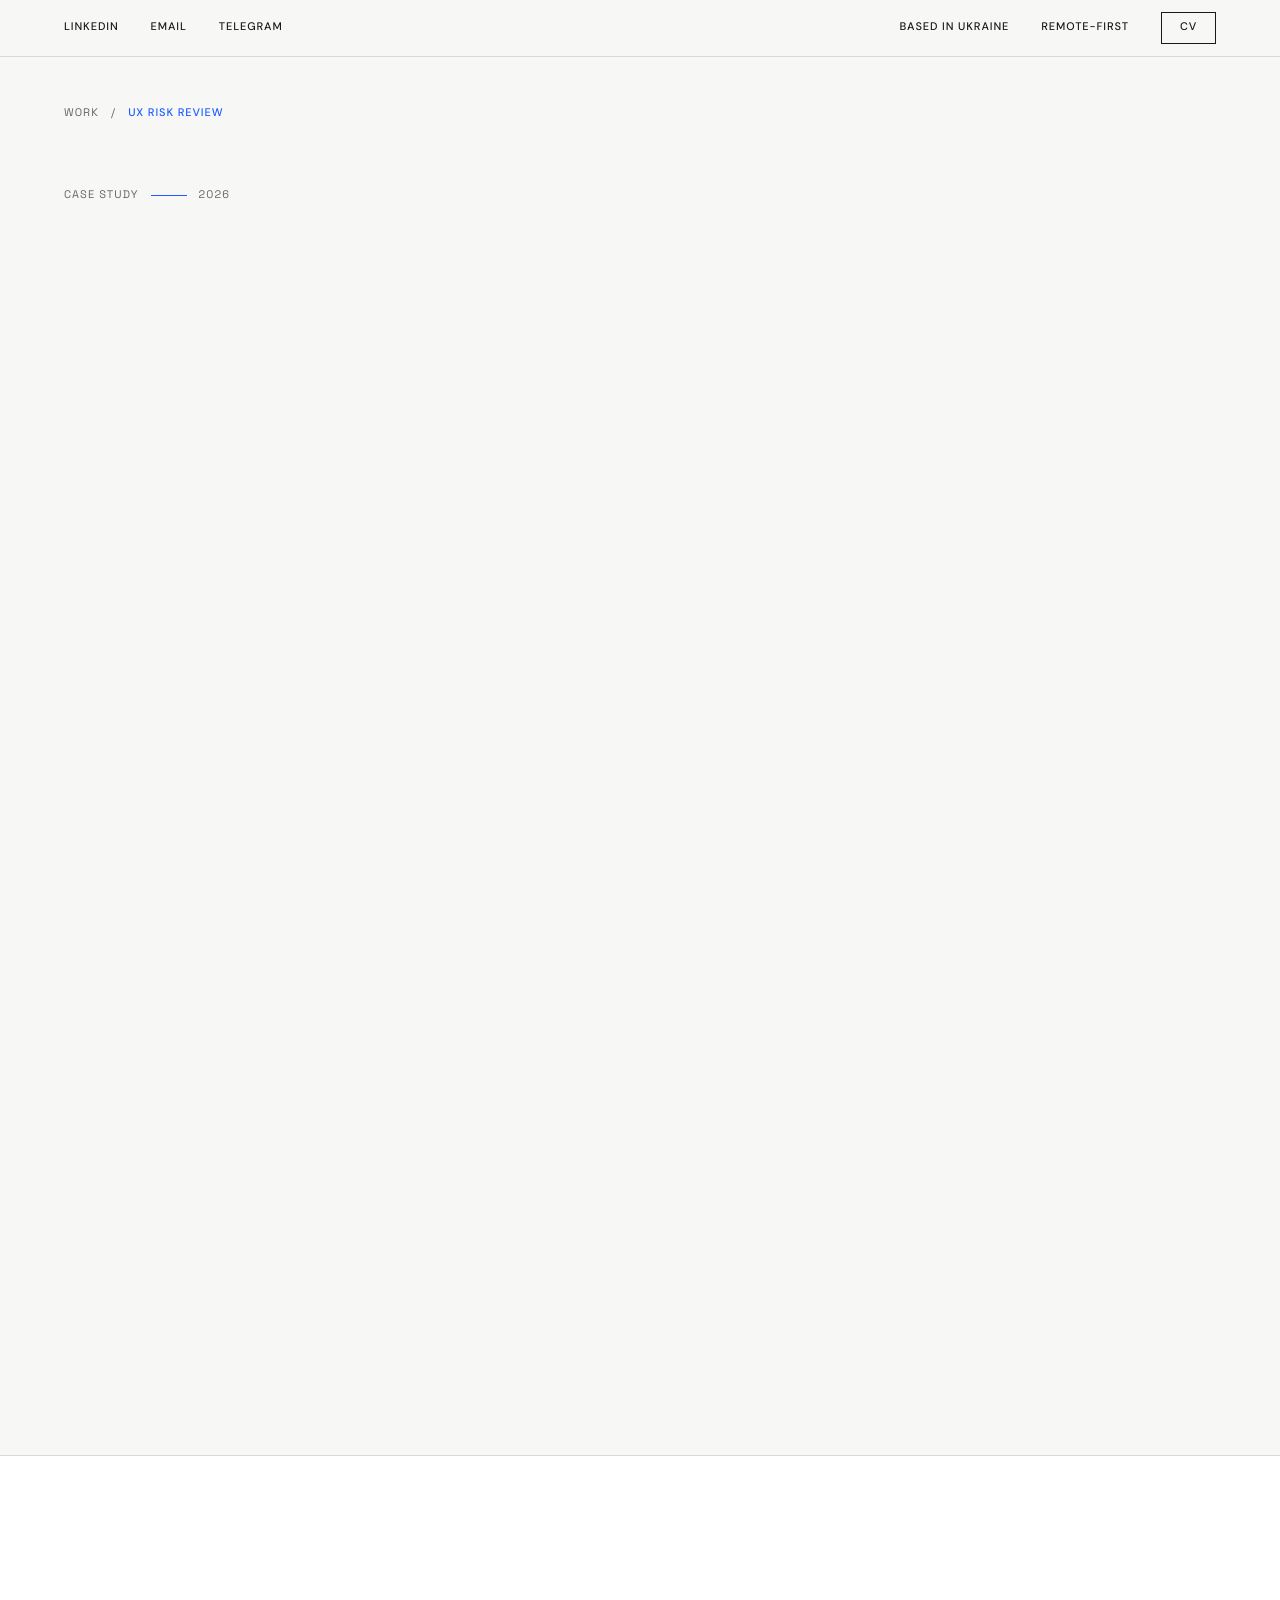
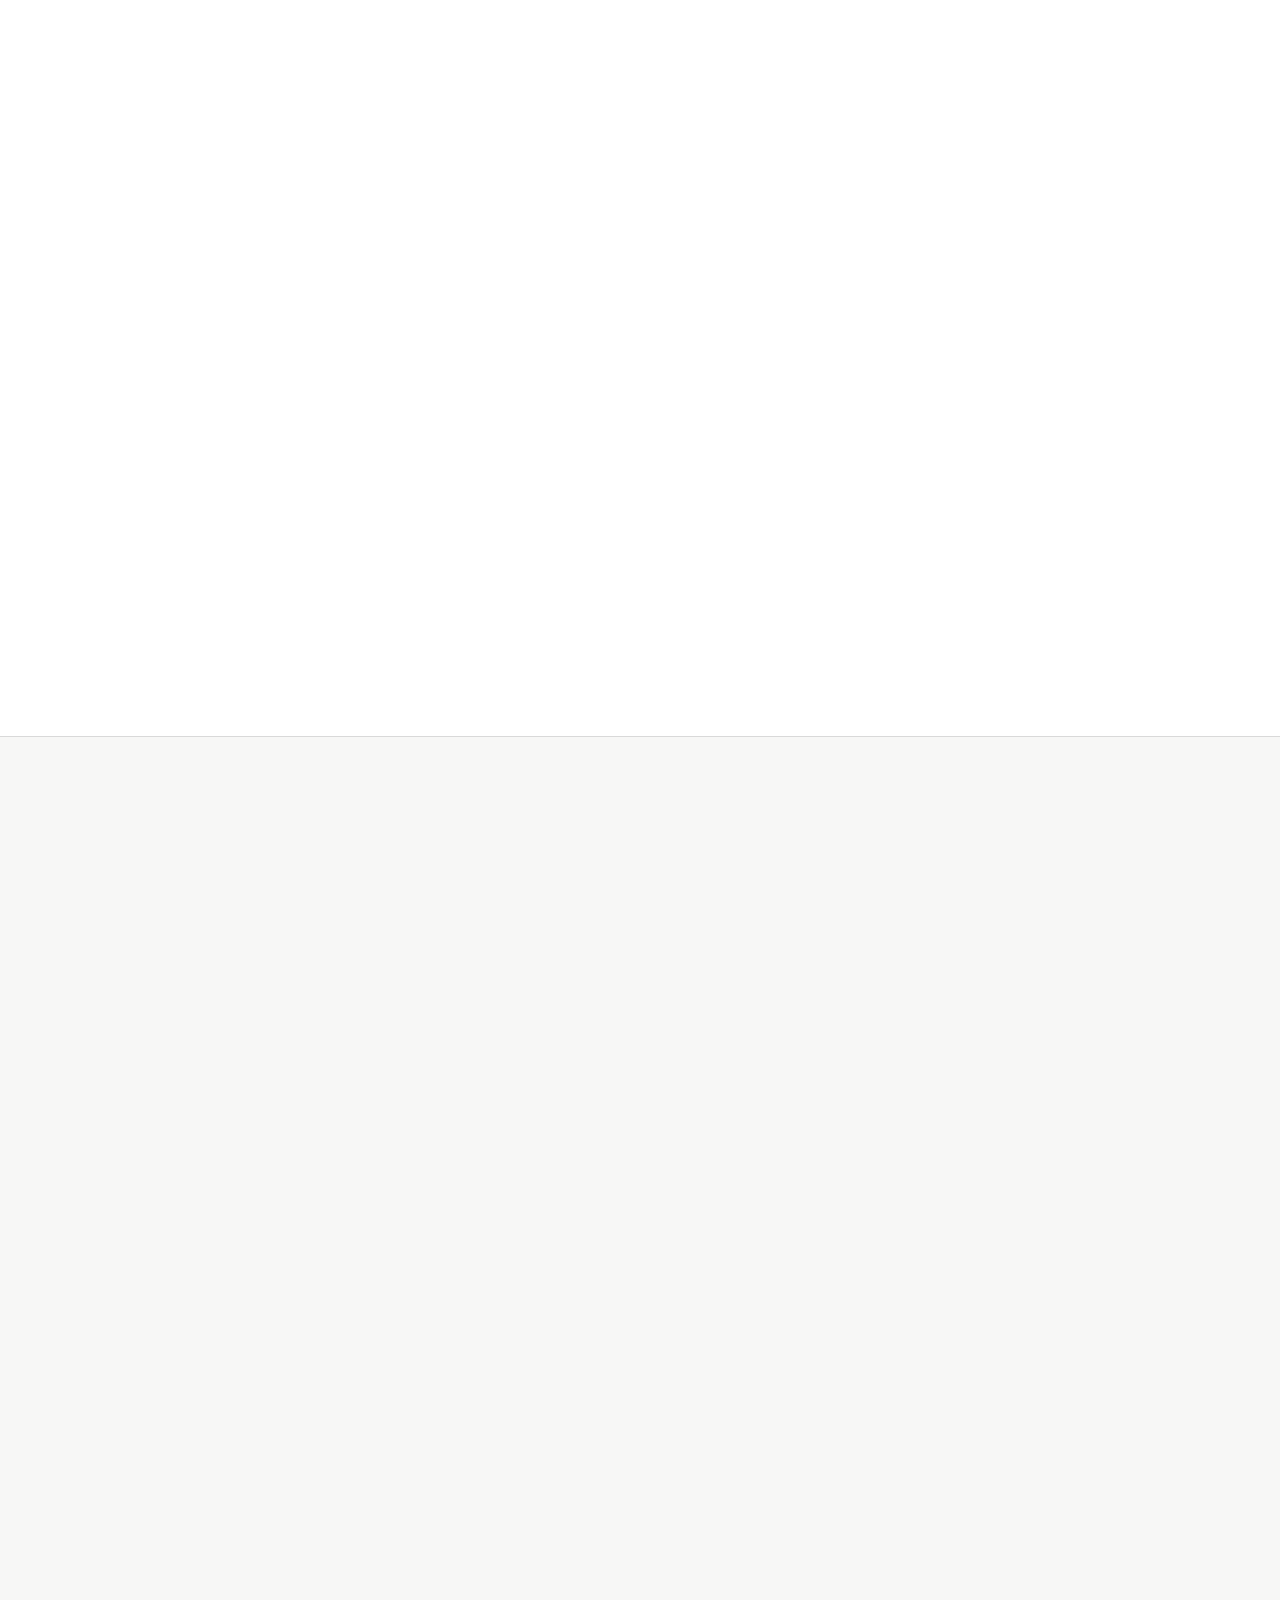
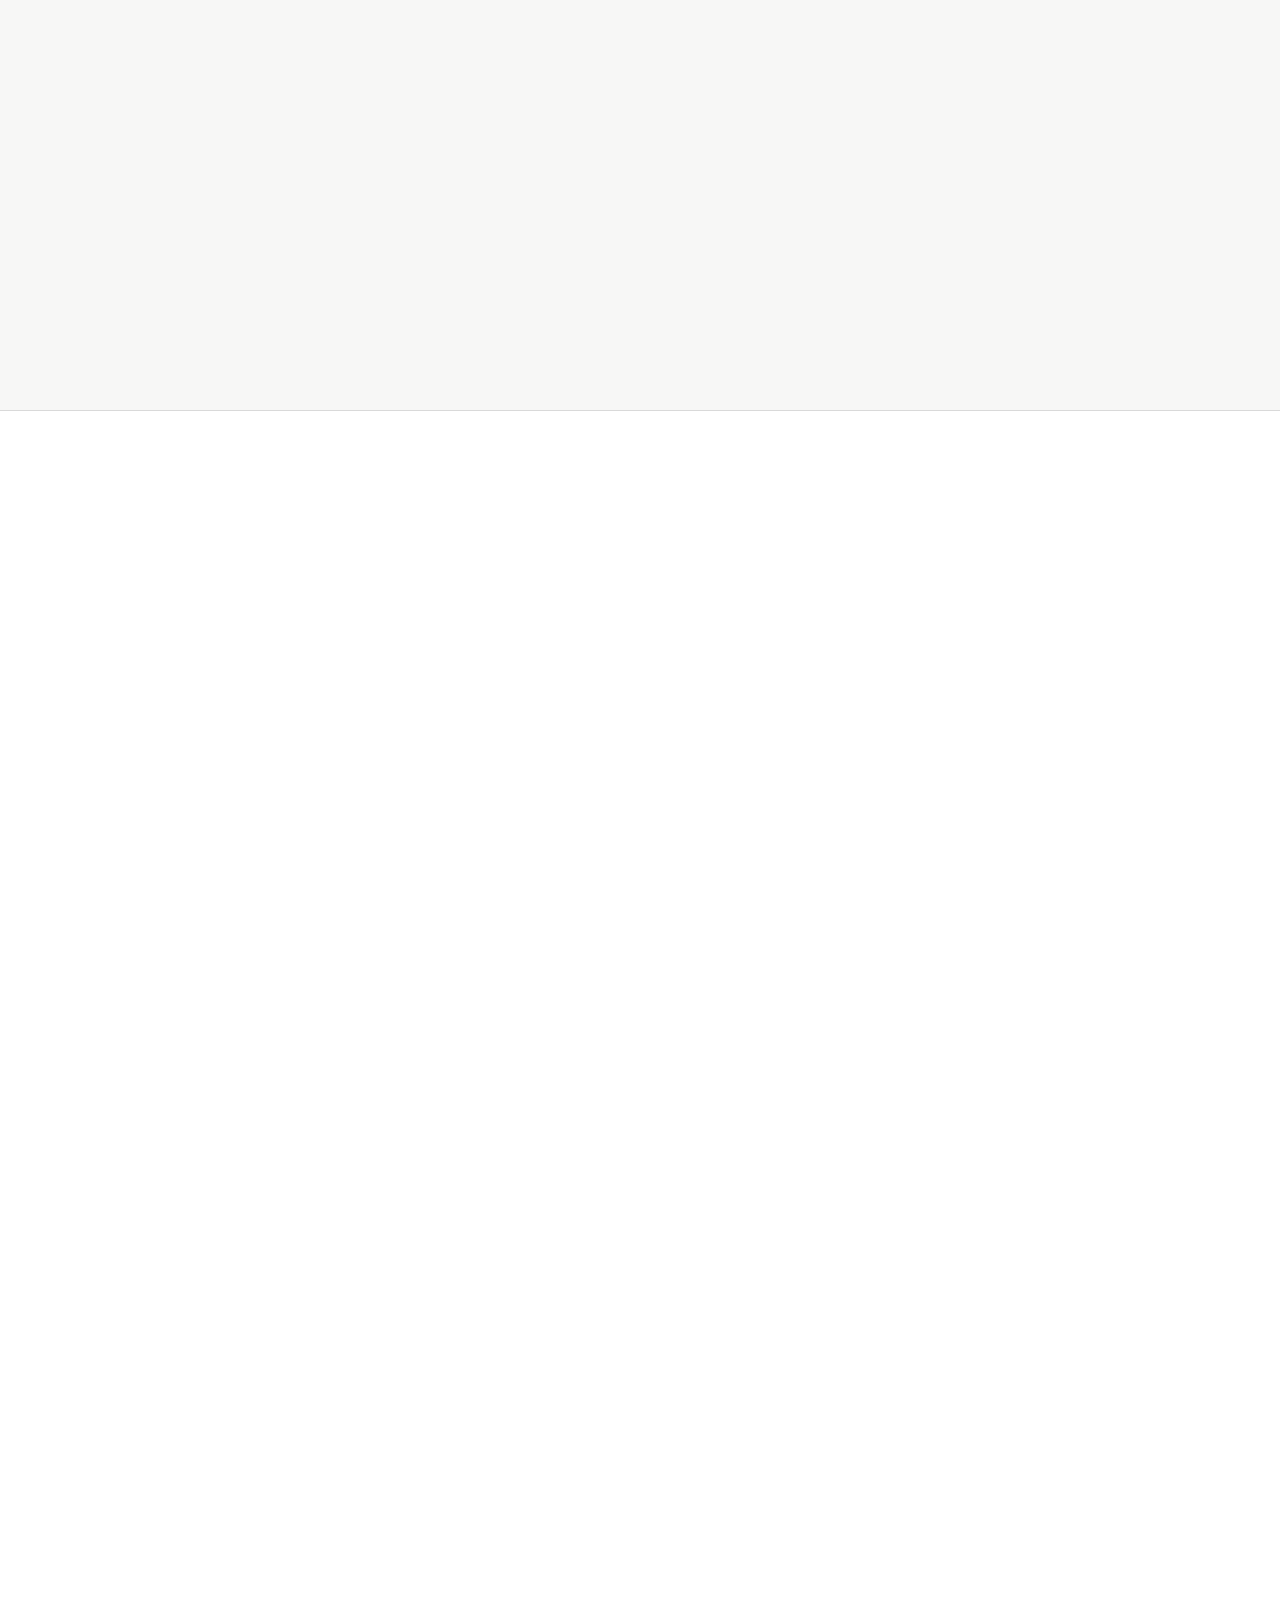
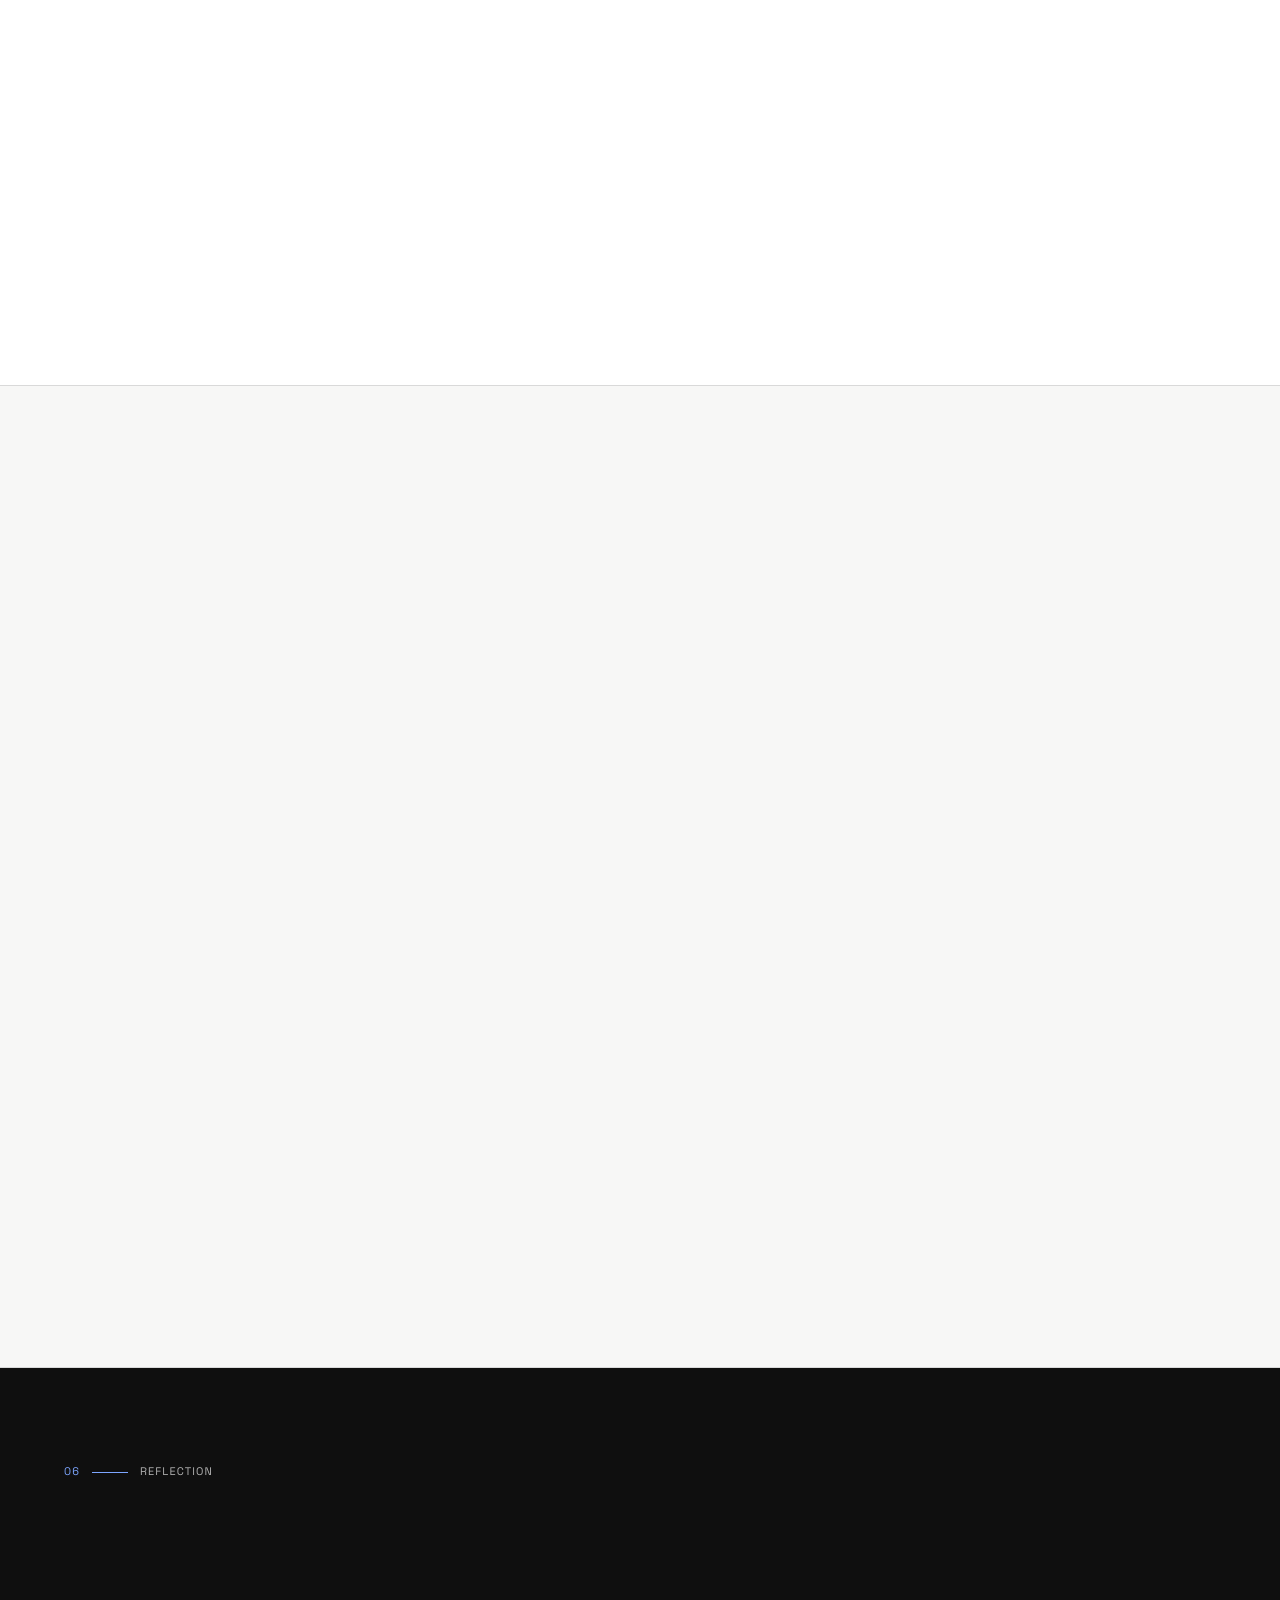
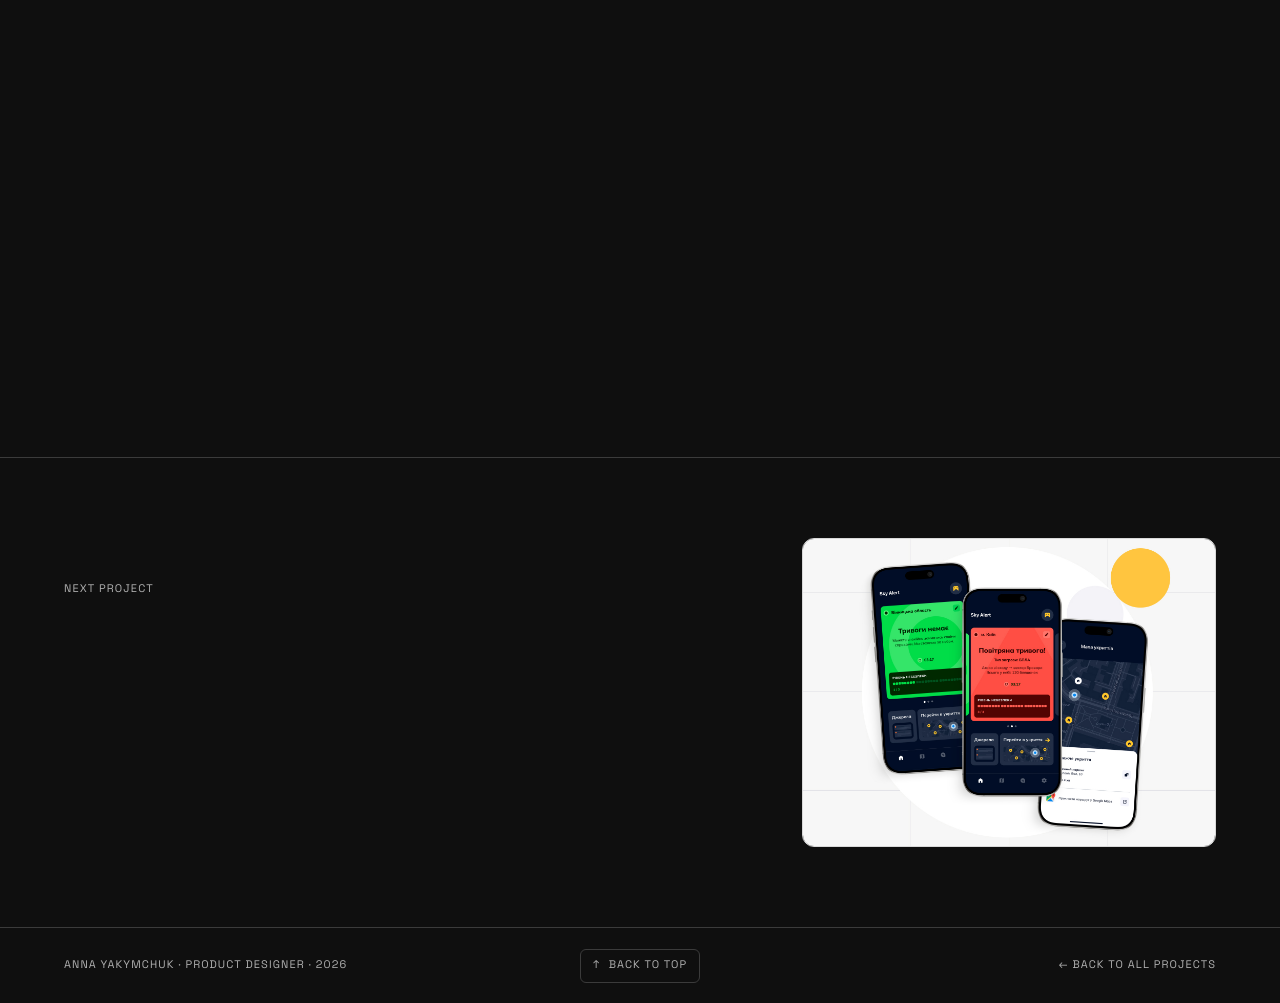
<file: ux-risk-review.html>
<!doctype html>
<html lang="en">
  <head>
    <meta charset="UTF-8" />
    <meta name="viewport" content="width=device-width, initial-scale=1.0" />
    <meta
      name="description"
      content="UX Risk Review case study by Anna Yakymchuk."
    />
    <title>UX Risk Review | Anna Yakymchuk</title>
    <link rel="preconnect" href="https://fonts.googleapis.com" />
    <link rel="preconnect" href="https://fonts.gstatic.com" crossorigin />
    <link
      href="https://fonts.googleapis.com/css2?family=DM+Sans:opsz,wght@9..40,400;9..40,500;9..40,700;9..40,800;9..40,900&family=Space+Grotesk:wght@400;500&display=swap"
      rel="stylesheet"
    />
    <link rel="stylesheet" href="styles.css?v=20260729-242" />
  </head>
  <body>
    <header class="site-header">
      <nav class="nav-links" aria-label="Primary">
        <a href="https://www.linkedin.com/in/anna-yakymchuk-13767b243/" target="_blank" rel="noopener noreferrer">LinkedIn</a>
        <a href="mailto:des.yakymchuk@gmail.com">Email</a>
        <a href="https://t.me/annakim_29" target="_blank" rel="noopener noreferrer">Telegram</a>
      </nav>
      <div class="header-meta">
        <span>Based in Ukraine</span>
        <span>Remote-first</span>
        <a
          class="cv-button"
          href="assets/Anna_Yakymchuk_CV.pdf"
          target="_blank"
          rel="noopener noreferrer"
          aria-label="Open Anna Yakymchuk CV in a new tab"
        >CV</a>
      </div>
    </header>

    <main class="case-page risk-page" id="top">
      <section class="case-hero risk-hero" aria-labelledby="case-title">
        <nav class="breadcrumb" aria-label="Breadcrumb">
          <a href="index.html#work">Work</a>
          <span>/</span>
          <span>UX Risk Review</span>
        </nav>

        <div class="case-hero-grid">
          <div class="case-title-block">
            <div class="case-kicker">
              <span>Case Study</span>
              <i></i>
              <span>2026</span>
            </div>
            <h1 id="case-title">UX Risk Review</h1>
            <p>
              AI-powered Figma plugin that helps Product Designers
              systematically review user flows before handoff.
            </p>

            <dl class="case-meta">
              <div>
                <dt>Role</dt>
                <dd>Product Designer</dd>
              </div>
              <div>
                <dt>Scope</dt>
                <dd>Discovery, Strategy, UX/UI</dd>
              </div>
              <div>
                <dt>Users</dt>
                <dd>Product &amp; UX Designers</dd>
              </div>
              <div>
                <dt>Category</dt>
                <dd>AI for Product Design</dd>
              </div>
              <div>
                <dt>Platform</dt>
                <dd>Figma Plugin</dd>
              </div>
            </dl>
          </div>

          <aside class="case-quote">
            <blockquote>
              The goal isn't to find more problems, it's to highlight<br />
              the ones
            </blockquote>
            <span>Core Insight</span>
          </aside>
        </div>

        <figure class="case-hero-image">
          <picture>
            <source
              media="(max-width: 720px)"
              srcset="assets/ux-risk-review-hero-mobile.jpg"
            />
            <img
              src="assets/ux-risk-review-hero.jpg?v=20260729-2"
              alt="UX Risk Review plugin screens showing the review workflow"
            />
          </picture>
        </figure>
      </section>

      <section class="risk-missing-step" aria-labelledby="missing-step-title">
        <div class="risk-section-label case-label">
          <span>01</span>
          <i></i>
        </div>

        <h2 id="missing-step-title">The Missing Step</h2>

        <div class="risk-missing-layout">
          <div class="risk-missing-narrative">
            <h3>
              Before handoff, every screen has been designed.<br />
              Not every scenario has been reviewed.
            </h3>
            <p>
              Loading states, empty states, error handling and recovery flows
              are still often overlooked. Not because designers don't know
              they exist, but because there isn't a structured way to review <span class="keep-together-desktop">a flow</span>
              before
              handing it over to development.
            </p>
            <p>
              That problem became the starting point
              <span class="keep-together-mobile">for this</span> research.
            </p>
          </div>

          <div class="risk-review-list" aria-label="UX review areas">
            <article>
              <span>01 · Flow Logic</span>
              <p>Review navigation, transitions and decision points.</p>
            </article>
            <article>
              <span>02 · Missing States</span>
              <p>Check loading, empty and edge-case scenarios.</p>
            </article>
            <article>
              <span>03 · Failure Handling</span>
              <p>Evaluate errors, recovery and fallback flows.</p>
            </article>
            <article>
              <span>04 · Trust &amp; Clarity</span>
              <p>Identify issues that may confuse users.</p>
            </article>
            <article>
              <span>05 · Scenario Exploration</span>
              <p>Review alternative paths beyond the happy flow.</p>
            </article>
          </div>
        </div>
      </section>

      <section class="risk-research" aria-labelledby="risk-research-title">
        <div class="case-label">
          <span>02</span>
          <i></i>
        </div>

        <div class="risk-research-intro">
          <div class="risk-research-heading">
            <h2 id="risk-research-title">Research</h2>
          </div>
          <div class="risk-research-copy">
            <p>
              The research explored how Product Designers review user flows
              before handoff and where AI could provide meaningful support.
            </p>
            <p>
              Qualitative interviews were combined with secondary research,
              community discussions <br class="mobile-only-break" />and a review
              <span class="keep-together-desktop">of existing</span> AI design tools.
            </p>
          </div>
        </div>

        <div class="risk-research-methods">
          <div class="risk-research-methods-label">Research Methods</div>
          <article>
            <div>
              <span>01</span>
              <h3>Interviews</h3>
            </div>
            <p>
              Conversations with Product Designers about review workflows,
              handoff practices <span class="keep-together-desktop">and overlooked</span> scenarios.
            </p>
          </article>
          <article>
            <div>
              <span>02</span>
              <h3>Secondary Research</h3>
            </div>
            <p>
              Industry articles, UX resources and best practices around design
              reviews and edge cases.
            </p>
          </article>
          <article>
            <div>
              <span>03</span>
              <h3>Community Insights</h3>
            </div>
            <p>
              Discussions from design communities highlighting recurring
              review challenges
              <span class="keep-together-mobile">and blind</span> spots.
            </p>
          </article>
          <article>
            <div>
              <span>04</span>
              <h3>Competitor Analysis</h3>
            </div>
            <p>
              Analysis of AI design assistants to understand current
              approaches, limitations <span class="keep-together-desktop">and opportunities.</span>
            </p>
          </article>
        </div>

        <section class="risk-insights" aria-labelledby="risk-insights-title">
        <div class="risk-insights-header">
          <h2 id="risk-insights-title">Research Insights</h2>
        </div>

        <div class="risk-insights-list">
          <article>
            <span>01</span>
            <h3>Reviews rely on memory</h3>
            <p>
              Without a structured process, important scenarios are easy to
              overlook.
            </p>
          </article>
          <article>
            <span>02</span>
            <h3>Risks are discovered too late</h3>
            <p>
              Many UX issues surface during development or QA, when changes
              become more expensive.
            </p>
          </article>
          <article>
            <span>03</span>
            <h3>Reviews need structure</h3>
            <p>
              AI creates the most value by guiding the review process, not
              replacing design decisions.
            </p>
          </article>
        </div>
        </section>
      </section>

      <section
        id="review-experience"
        class="risk-review-experience"
        aria-labelledby="review-experience-title"
      >
        <div class="case-label">
          <span>03</span>
          <i></i>
        </div>

        <div class="risk-review-experience-header">
          <h2 id="review-experience-title">The Review Experience</h2>
        </div>

        <div class="primary-flow-divider risk-review-phase-divider"></div>
        <span class="primary-flow-title risk-review-phase-title">
          Prepare the Review
        </span>

        <article class="risk-review-feature risk-review-feature-scope">
          <figure class="risk-review-scope-screen">
            <img
              src="assets/ux-risk-review-screen-01.jpg"
              alt="UX Risk Review plugin screen for selecting frames, project context and review areas"
            />
          </figure>
          <div class="risk-review-scope-notes">
            <p>
              <strong>Flow Detection.</strong>
              Automatically recognizes
              <span class="keep-together-mobile">the selected</span> user flow.
            </p>
            <p>
              <strong>Project Context.</strong>
              Grounds the review
              <span class="keep-together-mobile">in product-specific</span>
              information.
            </p>
            <p>
              <strong>Review Areas.</strong>
              Choose what to validate before starting the session.
            </p>
          </div>
        </article>

        <article class="risk-review-feature risk-review-feature-preparation">
          <div class="risk-review-preparation-scene risk-review-preparation-desktop">
            <figure class="risk-review-preparation-screen">
              <img
                src="assets/ux-risk-review-screen-02.jpg"
                alt="UX Risk Review plugin preparing and mapping a selected prototype flow"
              />
            </figure>
            <div class="risk-review-preparation-column">
              <div class="risk-review-preparation-notes">
                <p>
                  <strong>Flow Analysis.</strong>
                  Maps selected screens, prototype connections and project
                  context.
                </p>
                <p>
                  <strong>Review Summary.</strong>
                  Shows what was analysed and how findings are distributed
                  across review areas.
                </p>
                <p>
                  <strong>Clear Expectations.</strong>
                  Previews the scope and importance of findings before the
                  session begins.
                </p>
              </div>
              <figure class="risk-review-preparation-screen">
                <img
                  src="assets/ux-risk-review-screen-02-ready.jpg?v=20260728-2"
                  alt="UX Risk Review summary of analysed screens, connections and review areas"
                />
              </figure>
            </div>
          </div>

          <div class="risk-review-preparation-mobile">
            <div
              class="risk-review-preparation-carousel mobile-screen-carousel"
              aria-label="Review preparation screens"
              data-initial-slide="1"
              tabindex="0"
            >
              <figure class="risk-review-preparation-screen">
                <img
                  src="assets/ux-risk-review-screen-02.jpg"
                  alt="UX Risk Review plugin preparing and mapping a selected prototype flow"
                />
              </figure>
              <figure class="risk-review-preparation-screen">
                <img
                  src="assets/ux-risk-review-screen-02-ready.jpg?v=20260728-2"
                  alt="UX Risk Review summary of analysed screens, connections and review areas"
                />
              </figure>
            </div>
            <div
              class="risk-preparation-dots mobile-carousel-dots"
              aria-label="Choose review preparation screen"
            >
              <button
                type="button"
                aria-label="Show preparation screen 1"
              ></button>
              <button
                class="is-active"
                type="button"
                aria-label="Show preparation screen 2"
                aria-current="true"
              ></button>
            </div>
            <div class="risk-review-preparation-notes">
              <p>
                <strong>Flow Analysis.</strong>
                Maps selected screens, prototype connections and project
                context.
              </p>
              <p>
                <strong>Review Summary.</strong>
                Shows what was analysed and how findings are distributed across
                review areas.
              </p>
              <p>
                <strong>Clear Expectations.</strong>
                Previews the scope and importance of findings before the session
                begins.
              </p>
            </div>
          </div>
        </article>

        <div class="primary-flow-divider risk-review-subphase-divider"></div>
        <span class="primary-flow-title risk-review-phase-title">
          Review Session
        </span>

        <article class="risk-review-session">
          <div class="risk-review-session-row risk-review-session-main">
            <figure class="risk-review-session-screen">
              <img
                src="assets/ux-risk-review-screen-03.jpg"
                alt="UX Risk Review session with findings grouped by review area and decision controls"
              />
            </figure>
            <div class="risk-review-session-notes">
              <p>
                <strong>Structured Review.</strong>
                Every finding is grouped by review area and presented with
                clear context.
              </p>
              <p>
                <strong>AI Discussion.</strong>
                Each observation can be discussed with an AI agent to explore
                alternatives, ask follow-up questions or challenge the
                suggestion.
              </p>
              <p>
                <strong>Decision Tracking.</strong>
                Mark findings as reviewed, not applicable or requiring
                discussion to keep the review process transparent.
              </p>
            </div>
          </div>

          <div class="risk-review-session-row risk-review-session-discussion">
            <div class="risk-review-session-caption">
              <p>
                <strong>Senior Design Perspective.</strong>
                The agent responds as an experienced Product Designer,
                explaining not only what might be wrong, but why it matters.
              </p>
              <p>
                Instead of providing final answers, the agent highlights
                trade-offs, asks clarifying questions and helps teams make
                informed design decisions.
              </p>
            </div>
            <figure class="risk-review-session-screen">
              <img
                src="assets/ux-risk-review-screen-04.jpg"
                alt="UX Risk Review discussion agent offering a senior design perspective"
              />
            </figure>
          </div>

          <div class="risk-review-session-row risk-review-session-scenarios">
            <figure class="risk-review-session-screen">
              <img
                src="assets/ux-risk-review-screen-05.jpg"
                alt="UX Risk Review scenario questions for paths beyond the happy path"
              />
            </figure>
            <div class="risk-review-session-caption">
              <p>
                <strong>Review beyond the happy path.</strong>
                Highlights user scenarios that could otherwise be missed
                during review.
              </p>
            </div>
          </div>
        </article>

        <div class="primary-flow-divider risk-review-subphase-divider"></div>
        <span class="primary-flow-title risk-review-phase-title">
          Review Summary
        </span>

        <article class="risk-review-summary">
          <div class="risk-review-summary-column risk-review-summary-left">
            <figure class="risk-review-summary-screen">
              <img
                src="assets/ux-risk-review-screen-06.jpg"
                alt="UX Risk Review completion state with remaining decisions"
              />
            </figure>
            <div class="risk-review-summary-notes">
              <p>
                <strong>Review Summary.</strong>
                Generate a structured summary that captures decisions,
                unresolved items and review progress.
              </p>
              <p>
                <strong>Share Anywhere.</strong>
                Copy the summary into Slack, Linear, Jira or any team chat or
                generate a Figma frame that stays alongside the design files.
              </p>
              <p>
                <strong>One Source of Truth.</strong>
                Keep review decisions, discussion points and unresolved
                questions connected to the design throughout development.
              </p>
            </div>
          </div>

          <div class="risk-review-summary-column risk-review-summary-right">
            <div class="risk-review-summary-overview">
              <p>
                <strong>Decision Overview.</strong>
                Summarizes reviewed items, scenarios and discussion points in
                one place.
              </p>
              <p>
                <strong>Ready for Handoff.</strong>
                The review is complete once every discussion point has been
                resolved.
              </p>
            </div>
            <figure class="risk-review-summary-screen">
              <img
                src="assets/ux-risk-review-screen-07.jpg"
                alt="UX Risk Review completion state ready for handoff"
              />
            </figure>
            <figure
              class="risk-review-summary-screen risk-review-summary-frame"
            >
              <img
                src="assets/ux-risk-review-screen-08.jpg"
                alt="Generated UX review summary frame for sharing with the product team"
              />
            </figure>
          </div>
        </article>
      </section>

      <section
        class="case-section risk-team-summary"
        aria-labelledby="team-summary-title"
      >
        <div class="case-label">
          <span>04</span>
          <i></i>
        </div>
        <div class="risk-team-summary-header">
          <h2 id="team-summary-title">Built for Product Teams</h2>
        </div>

        <div class="risk-team-feature-grid">
          <article>
            <span>01</span>
            <h3>Bilingual Interface</h3>
            <p>
              Switch between English and Ukrainian
              <span class="keep-together-mobile">at any</span> time.
            </p>
          </article>
          <article>
            <span>02</span>
            <h3>Project Context</h3>
            <p>Grounds every review in product-specific information.</p>
          </article>
          <article>
            <span>03</span>
            <h3>Discussion Agent</h3>
            <p>Supports design decisions through discussion.</p>
          </article>
          <article>
            <span>04</span>
            <h3>Team-Ready Output</h3>
            <p>Generate summaries or Figma review frames.</p>
          </article>
          <article>
            <span>05</span>
            <h3>Session Memory</h3>
            <p>
              Continue working on the current review or start a new session
              without losing previous context.
            </p>
          </article>
        </div>
      </section>

      <section
        class="case-section intent-section risk-beyond-mvp"
        aria-labelledby="beyond-mvp-title"
      >
        <div class="case-section-heading intent-heading">
          <div class="case-label">
            <span>05</span>
            <i></i>
          </div>
          <h2 id="beyond-mvp-title">Beyond the MVP</h2>
          <p>
            Several ideas were intentionally left out of the first version to
            keep the core review experience focused and lightweight.
          </p>
        </div>

        <div class="intent-table risk-beyond-mvp-list">
          <article>
            <h3>Team Knowledge Base</h3>
            <p>
              Build a shared library of recurring UX risks, review patterns
              <span class="keep-together-desktop">and decisions</span> across projects.
            </p>
          </article>
          <article>
            <h3>Integrations</h3>
            <p>
              Send review findings and unresolved discussion points directly
              to Jira, Linear
              <span class="keep-together-mobile">or Slack.</span>
            </p>
          </article>
          <article>
            <h3>Design System Awareness</h3>
            <p>
              Use existing components, patterns and guidelines as additional
              context during
              <span class="keep-together-mobile">the review.</span>
            </p>
          </article>
          <article>
            <h3>Review Templates</h3>
            <p>
              Save reusable review configurations for common flows such as
              onboarding, checkout or authentication.
            </p>
          </article>
        </div>
      </section>

      <section
        class="case-reflection risk-reflection"
        aria-labelledby="reflection-title"
      >
        <div class="case-label">
          <span>06</span>
          <i></i>
          <span>Reflection</span>
        </div>
        <div class="reflection-grid">
          <div>
            <h2 id="reflection-title">
              The hardest part wasn't adding AI to the workflow.<br
                class="desktop-only-break"
              />
              It was defining where the designer takes over.
            </h2>
            <p>
              Instead of trying to replace design decisions, the goal became
              helping designers make better ones.
            </p>
            <p>
              The biggest challenge was finding the boundary between guidance
              and autonomy. The AI needed to identify risks, explain their
              impact and ask the right questions without becoming another
              stakeholder making product decisions.
            </p>
            <p>
              That boundary ultimately shaped the entire product. Every
              recommendation is designed to support critical thinking rather
              than replace it, leaving the final decision with the designer.
            </p>
          </div>
          <div class="reflection-notes">
            <article>
              <span>Primary Insight</span>
              <strong>
                Good AI doesn't replace judgment.<br />
                It strengthens it.
              </strong>
            </article>
            <article>
              <span>Core Decision</span>
              <strong>Recommend. Explain. Never decide.</strong>
            </article>
            <article>
              <span>Design Principle</span>
              <strong>Supporting designer decisions.</strong>
            </article>
          </div>
        </div>
      </section>

      <section class="next-project next-project-linkable">
        <a
          class="next-project-hit-area"
          href="sky-alert.html"
          aria-label="View Sky Alert case study"
        ></a>
        <div>
          <span>Next Project</span>
          <h2>Sky Alert</h2>
          <p>
            A mobile app that helps people quickly understand an air raid alert
            and reach the nearest shelter.
          </p>
          <span class="text-link">
            View Case Study <span>→</span>
          </span>
        </div>
        <picture>
          <source
            media="(max-width: 720px)"
            srcset="assets/sky-alert-next-project-mobile.jpg"
          />
          <img
            src="assets/sky-alert.jpg"
            alt="Sky Alert case study preview"
          />
        </picture>
      </section>

      <footer class="case-footer">
        <span>Anna Yakymchuk · Product Designer · 2026</span>
        <a class="back-to-top" href="#top"><span>↑</span> Back to top</a>
        <a href="index.html#work">← Back to all projects</a>
      </footer>
    </main>
    <script src="script.js?v=20260729-24"></script>
  </body>
</html>
</file>
<file: styles.css>
:root {
  --bg: var(--surface);
  --surface: #f7f7f6;
  --ink: #191919;
  --muted: #666666;
  --muted-dark: #b0b0b0;
  --line: #d9d9d9;
  --dark: #0f0f0f;
  --dark-line: #3b3b3b;
  --light-ink: #f0f0ef;
  --blue: #1a5cff;
  --white: #ffffff;
  --type-label: 11px;
  --type-detail: 14px;
  --type-body: 16px;
  --type-feature: 28px;
  --type-section: 56px;
}

* {
  box-sizing: border-box;
}

html {
  scroll-behavior: smooth;
}

body {
  margin: 0;
  background: var(--bg);
  color: var(--ink);
  font-family: "DM Sans", Arial, sans-serif;
  text-rendering: geometricPrecision;
}

.keep-together-desktop {
  display: inline !important;
  margin: 0 !important;
  color: inherit !important;
  font: inherit !important;
  letter-spacing: inherit !important;
  line-height: inherit !important;
  text-transform: inherit !important;
  white-space: nowrap;
}

.motion-ready .reveal-on-scroll {
  opacity: 0;
  filter: blur(4px);
  transform: translateY(36px) scale(0.994);
  transition:
    opacity 700ms cubic-bezier(0.22, 1, 0.36, 1),
    filter 780ms cubic-bezier(0.22, 1, 0.36, 1),
    transform 780ms cubic-bezier(0.22, 1, 0.36, 1);
  transition-delay: var(--reveal-delay, 0ms);
  will-change: opacity, filter, transform;
}

.motion-ready .reveal-on-scroll.is-visible {
  opacity: 1;
  filter: blur(0);
  transform: translateY(0);
}

.phone-motion-ready .phone-reveal {
  opacity: 0;
  transform: translate3d(0, 28px, 0) scale(0.992);
  transition:
    opacity 680ms cubic-bezier(0.22, 1, 0.36, 1),
    transform 760ms cubic-bezier(0.22, 1, 0.36, 1);
  transition-delay: var(--phone-delay, 0ms);
  will-change: opacity, transform;
}

.phone-motion-ready .phone-reveal.is-phone-visible {
  opacity: 1;
  transform: translate3d(0, 0, 0) scale(1);
}

@media (prefers-reduced-motion: reduce) {
  .reveal-on-scroll,
  .phone-reveal {
    opacity: 1;
    filter: none;
    transform: none;
    transition: none;
  }
}

a {
  color: inherit;
  text-decoration: none;
}

img {
  display: block;
  max-width: 100%;
}

.site-header {
  position: sticky;
  top: 0;
  z-index: 10;
  display: flex;
  align-items: center;
  justify-content: space-between;
  min-height: 57px;
  padding: 0 64px;
  background: color-mix(in srgb, var(--bg) 92%, transparent);
  border-bottom: 1px solid var(--line);
  backdrop-filter: blur(18px);
}

.nav-links,
.header-meta,
.disciplines,
.tags {
  display: flex;
  align-items: center;
}

.nav-links,
.header-meta {
  gap: 32px;
}

.site-header a,
.site-header span,
.disciplines span,
.text-link,
.eyebrow {
  font-size: 11px;
  font-weight: 500;
  letter-spacing: 0.08em;
  line-height: 1.6;
  text-transform: uppercase;
}

.site-header a {
  transition:
    color 350ms ease,
    border-color 350ms ease,
    font-weight 350ms ease,
    transform 500ms cubic-bezier(0.16, 1, 0.3, 1);
}

@media (hover: hover) and (pointer: fine) {
  .site-header a:hover,
  .site-header a:focus-visible {
    color: var(--blue);
    border-color: var(--blue);
    font-weight: 700;
    transform: translateX(4px);
  }
}

@media (prefers-reduced-motion: reduce) {
  .site-header a {
    transition: none;
  }

  .site-header a:hover,
  .site-header a:focus-visible {
    transform: none;
  }
}

.cv-button {
  display: inline-flex;
  align-items: center;
  justify-content: center;
  min-width: 55px;
  min-height: 32px;
  border: 1px solid var(--ink);
}

.hero {
  height: 453px;
  padding: 48px 64px 0;
  border-bottom: 1px solid var(--line);
}

.disciplines {
  flex-wrap: wrap;
  gap: 0;
  color: var(--muted);
}

.disciplines span + span::before {
  content: "|";
  margin: 0 16px;
  color: var(--muted);
  font-weight: 400;
}

.disciplines span:nth-child(1),
.disciplines span:nth-child(2) {
  color: var(--ink);
  font-weight: 700;
}

.hero-grid {
  display: grid;
  grid-template-columns: minmax(360px, 620px) 258px minmax(248px, 280px);
  gap: clamp(32px, 8vw, 122px);
  align-items: end;
  margin-top: 73px;
}

h1,
h2,
h3,
p {
  margin: 0;
}

h1 {
  max-width: 620px;
  font-size: clamp(64px, 7.1vw, 102px);
  font-weight: 900;
  letter-spacing: -0.02em;
  line-height: 0.95;
}

.hero-title-line {
  display: block;
  overflow: hidden;
}

.hero-title-line > span {
  display: block;
}

.hero-motion-ready .disciplines,
.hero-motion-ready .portrait,
.hero-motion-ready .intro-card {
  opacity: 0;
  transition:
    opacity 850ms cubic-bezier(0.16, 1, 0.3, 1),
    transform 950ms cubic-bezier(0.16, 1, 0.3, 1);
  will-change: opacity, transform;
}

.hero-motion-ready .disciplines {
  transform: translateY(16px);
  transition-delay: 220ms;
}

.hero-motion-ready .hero-title-line > span {
  opacity: 0.2;
  transform: translateY(112%);
  transition:
    opacity 850ms cubic-bezier(0.16, 1, 0.3, 1),
    transform 1050ms cubic-bezier(0.16, 1, 0.3, 1);
  will-change: opacity, transform;
}

.hero-motion-ready .hero-title-line:nth-child(1) > span {
  transition-delay: 40ms;
}

.hero-motion-ready .hero-title-line:nth-child(2) > span {
  transition-delay: 130ms;
}

.hero-motion-ready .portrait {
  transform: translateY(32px) scale(0.975);
  transition-delay: 420ms;
}

.hero-motion-ready .intro-card {
  transform: translateY(28px);
  transition-delay: 310ms;
}

.hero-motion-ready.hero-is-visible .disciplines,
.hero-motion-ready.hero-is-visible .portrait,
.hero-motion-ready.hero-is-visible .intro-card,
.hero-motion-ready.hero-is-visible .hero-title-line > span {
  opacity: 1;
  transform: translateY(0) scale(1);
}

.hero-motion-ready.hero-is-exiting .disciplines,
.hero-motion-ready.hero-is-exiting .portrait,
.hero-motion-ready.hero-is-exiting .intro-card,
.hero-motion-ready.hero-is-exiting .hero-title-line > span {
  transition-delay: 0ms;
}

@media (prefers-reduced-motion: reduce) {
  .hero-motion-ready .disciplines,
  .hero-motion-ready .portrait,
  .hero-motion-ready .intro-card,
  .hero-motion-ready .hero-title-line > span {
    opacity: 1;
    transform: none;
    transition: none;
  }
}

.portrait {
  width: 258px;
  height: 314px;
  margin: 0;
  overflow: hidden;
  border-radius: 12px 12px 0 0;
  background: var(--surface);
}

.portrait img {
  width: 201%;
  height: 103%;
  max-width: none;
  object-fit: cover;
  transform: translate(-27.45%, -2.95%);
}

.intro-card {
  display: grid;
  gap: 24px;
  width: 300px;
  margin-left: -20px;
  padding-bottom: 24px;
}

.role-block {
  display: flex;
  gap: 16px;
}

.role-block::before {
  content: "";
  width: 3px;
  min-height: 65px;
  background: var(--blue);
}

.role-block p:first-child {
  font-size: 16px;
  font-weight: 700;
  line-height: 1.6;
}

.role-block p:last-child {
  font-size: 14px;
  font-weight: 700;
  line-height: 1.6;
}

.intro-card > p,
.approach-intro > p,
.principles p,
.project-copy p,
.contact-heading p,
.contact-links span {
  color: var(--muted);
  font-size: 14px;
  line-height: 1.58;
}

.intro-card > p {
  max-width: 300px;
  font-size: 14px;
  white-space: nowrap;
}

.text-link {
  display: inline-flex;
  align-items: center;
  gap: 8px;
  color: var(--blue);
  width: fit-content;
}

.email-popover {
  position: fixed;
  z-index: 1000;
  display: flex;
  align-items: center;
  gap: 14px;
  padding: 10px 10px 10px 14px;
  border: 1px solid var(--line);
  border-radius: 10px;
  background: var(--white);
  box-shadow: 0 14px 34px rgba(14, 14, 13, 0.14);
  color: var(--ink);
  font-size: 14px;
  line-height: 1.4;
  white-space: nowrap;
}

.email-popover[hidden] {
  display: none;
}

.email-popover button {
  min-height: 34px;
  padding: 7px 12px;
  border: 0;
  border-radius: 7px;
  background: var(--blue);
  color: var(--white);
  font: inherit;
  font-weight: 700;
  cursor: pointer;
}

.email-popover button:focus-visible {
  outline: 2px solid var(--ink);
  outline-offset: 2px;
}

.section-rule {
  display: flex;
  align-items: center;
  gap: 12px;
  width: 100%;
  color: var(--blue);
  font-family: "Space Grotesk", sans-serif;
  font-size: var(--type-label);
  font-weight: 500;
  letter-spacing: 0.04em;
  line-height: 1.6;
}

.section-rule::after {
  content: "";
  height: 1px;
  flex: 1;
  background: var(--line);
}

.section-rule span::after {
  content: "";
  display: inline-block;
  width: 32px;
  height: 1px;
  margin: 0 0 4px 12px;
  background: var(--ink);
}

.section-rule.short::after {
  display: none;
}

.section-rule.short span::after {
  width: 28px;
}

.approach > .section-rule {
  padding: 40px 64px 0;
}

.approach-intro {
  display: grid;
  grid-template-columns: 1.05fr 0.8fr 1.2fr;
  gap: 80px;
  padding: 28px 64px 48px;
}

.approach h2,
.work h2 {
  font-size: var(--type-section);
  font-weight: 700;
  line-height: 1.05;
}

.eyebrow {
  display: block;
  margin-bottom: 16px;
  color: var(--muted);
  font-family: "Space Grotesk", sans-serif;
  letter-spacing: 0.1em;
}

.experience-list {
  display: grid;
  gap: 4px;
  margin: 0;
  padding: 0;
  color: var(--muted);
  font-size: 14px;
  line-height: 1.6;
  list-style: none;
}

.experience-list li::before {
  content: "-";
  margin-right: 10px;
  color: var(--blue);
  font-weight: 700;
}

.principles {
  display: grid;
  grid-template-columns: repeat(2, minmax(0, 1fr));
  border-top: 1px solid var(--line);
}

.principles article {
  min-height: 245px;
  padding: 40px 64px;
  border-bottom: 1px solid var(--line);
}

.principles article:nth-child(odd) {
  border-right: 1px solid var(--line);
}

.principles span,
.project-copy > span {
  display: block;
  margin-bottom: 20px;
  color: var(--blue);
  font-family: "Space Grotesk", sans-serif;
  font-size: var(--type-label);
  line-height: 1.6;
}

.principles h3,
.project-copy h3 {
  margin-bottom: 18px;
  font-size: var(--type-feature);
  font-weight: 700;
  line-height: 1.2;
}

.principles p {
  max-width: 430px;
}

.work {
  padding: 48px 48px 0;
}

.work .section-rule {
  margin-bottom: 20px;
}

.work h2 {
  padding-bottom: 40px;
}

.project-row {
  display: grid;
  grid-template-columns: minmax(300px, 700px) minmax(300px, 520px);
  gap: 48px;
  min-height: 496px;
  padding: 48px 0;
  border-bottom: 1px solid var(--line);
}

.project-row-linkable {
  position: relative;
  cursor: pointer;
}

.project-row-linkable .text-link::after {
  content: "";
  position: absolute;
  inset: 0;
  z-index: 3;
}

.project-row-linkable:has(.text-link:focus-visible) {
  outline: 2px solid var(--blue);
  outline-offset: 4px;
}

.project-row-linkable .project-media {
  transition: transform 650ms cubic-bezier(0.16, 1, 0.3, 1);
}

.project-row-linkable .project-media img {
  transition: transform 850ms cubic-bezier(0.16, 1, 0.3, 1);
}

.text-link > span,
.contact-links > a > i,
.contact-email-copy {
  transition: transform 450ms cubic-bezier(0.16, 1, 0.3, 1);
}

.text-link {
  transition:
    color 350ms ease,
    letter-spacing 450ms cubic-bezier(0.16, 1, 0.3, 1),
    font-weight 350ms ease;
}

.contact-links > a > strong,
.contact-links > a > span,
.contact-email-row > strong,
.contact-email-row > span {
  transition:
    color 350ms ease,
    transform 500ms cubic-bezier(0.16, 1, 0.3, 1);
}

@media (hover: hover) and (pointer: fine) {
  .project-row-linkable:hover .project-media,
  .project-row-linkable:focus-within .project-media {
    transform: translateY(-6px);
  }

  .project-row-linkable:hover .project-media img,
  .project-row-linkable:focus-within .project-media img {
    transform: scale(1.045);
  }

  .project-row-linkable:hover .text-link > span,
  .project-row-linkable:focus-within .text-link > span,
  .text-link:hover > span,
  .text-link:focus-visible > span,
  .contact-links > a:hover > i,
  .contact-links > a:focus-visible > i,
  .contact-email-row:not(.is-revealed):hover .contact-email-copy,
  .contact-email-row:not(.is-revealed):focus-visible .contact-email-copy {
    transform: translateX(9px);
  }

  .text-link:hover,
  .text-link:focus-visible {
    color: #003fca;
    font-weight: 700;
    letter-spacing: 0.115em;
  }

  .contact-links > a:hover > strong,
  .contact-links > a:focus-visible > strong,
  .contact-email-row:not(.is-revealed):hover > strong,
  .contact-email-row:not(.is-revealed):focus-visible > strong {
    color: var(--blue);
    transform: translateX(4px);
  }

  .contact-links > a:hover > span,
  .contact-links > a:focus-visible > span,
  .contact-email-row:not(.is-revealed):hover > span,
  .contact-email-row:not(.is-revealed):focus-visible > span {
    color: var(--muted);
    transform: translateX(4px);
  }
}

@media (prefers-reduced-motion: reduce) {
  .project-row-linkable .project-media,
  .project-row-linkable .project-media img,
  .text-link > span,
  .contact-links > a > i,
  .contact-email-copy,
  .text-link,
  .contact-links > a > strong,
  .contact-links > a > span,
  .contact-email-row > strong,
  .contact-email-row > span {
    transition: none;
  }

  .project-row-linkable:hover .project-media,
  .project-row-linkable:focus-within .project-media,
  .project-row-linkable:hover .project-media img,
  .project-row-linkable:focus-within .project-media img,
  .project-row-linkable:hover .text-link > span,
  .project-row-linkable:focus-within .text-link > span,
  .text-link:hover > span,
  .text-link:focus-visible > span,
  .contact-links > a:hover > i,
  .contact-links > a:focus-visible > i,
  .contact-email-row:not(.is-revealed):hover .contact-email-copy,
  .contact-email-row:not(.is-revealed):focus-visible .contact-email-copy {
    transform: none;
  }

  .text-link:hover,
  .text-link:focus-visible {
    letter-spacing: 0.08em;
  }

  .contact-links > a:hover > strong,
  .contact-links > a:focus-visible > strong,
  .contact-email-row:not(.is-revealed):hover > strong,
  .contact-email-row:not(.is-revealed):focus-visible > strong,
  .contact-links > a:hover > span,
  .contact-links > a:focus-visible > span,
  .contact-email-row:not(.is-revealed):hover > span,
  .contact-email-row:not(.is-revealed):focus-visible > span {
    transform: none;
  }
}

.project-row.reverse {
  grid-template-columns: minmax(300px, 520px) minmax(300px, 700px);
}

.project-media {
  display: block;
  height: 400px;
  overflow: hidden;
  background: var(--surface);
  border: 1px solid var(--line);
  border-radius: 12px;
}

.project-media img {
  width: 100%;
  height: 100%;
  object-fit: cover;
}

.project-media picture {
  display: block;
  width: 100%;
  height: 100%;
}

.project-media.placeholder {
  border: 0;
}

.project-copy {
  display: flex;
  flex-direction: column;
  min-height: 400px;
  align-items: flex-start;
}

.project-copy p {
  max-width: 390px;
}

.tags {
  flex-wrap: wrap;
  gap: 8px;
  max-width: 540px;
  margin-top: 24px;
}

.tags span {
  min-height: 32px;
  padding: 6px 14px;
  border: 1px solid var(--line);
  border-radius: 5px;
  font-size: 12px;
  line-height: 1.5;
}

.project-copy .text-link {
  margin-top: auto;
}

.contact {
  display: grid;
  grid-template-columns: 280px minmax(420px, 1fr);
  gap: 72px;
  padding: 64px 48px 80px;
}

.contact-heading h2 {
  margin: 31px 0 24px;
  font-size: var(--type-section);
  font-weight: 800;
  line-height: 1.05;
}

.contact-heading p {
  max-width: 240px;
}

.contact-links {
  border-top: 1px solid var(--line);
}

.contact-links > a,
.contact-email-row {
  display: grid;
  grid-template-columns: minmax(150px, 200px) 1fr auto;
  gap: 32px;
  align-items: center;
  min-height: 116px;
  border-bottom: 1px solid var(--line);
}

.contact-email-row {
  cursor: pointer;
}

.contact-email-row.is-revealed {
  cursor: default;
}

.contact-links strong {
  font-size: 22px;
  line-height: 1.6;
}

.contact-links i {
  color: var(--blue);
  font-style: normal;
}

.contact-email-copy {
  justify-self: end;
  min-width: 0;
  min-height: 36px;
  padding: 0;
  border: 0;
  border-radius: 7px;
  background: transparent;
  color: var(--blue);
  font: inherit;
  font-weight: 700;
  cursor: pointer;
}

.contact-email-row.is-revealed .contact-email-copy {
  min-width: 70px;
  padding: 7px 12px;
  background: var(--blue);
  color: var(--white);
}

.contact-email-row:focus-visible,
.contact-email-copy:focus-visible {
  outline: 2px solid var(--blue);
  outline-offset: 3px;
}

.case-page {
  background: var(--white);
  color: var(--ink);
}

.breadcrumb,
.case-kicker,
.case-label,
.case-meta dt,
.next-project > div > span,
.case-footer {
  font-family: "Space Grotesk", sans-serif;
  font-size: 11px;
  letter-spacing: 0.1em;
  line-height: 1.6;
  text-transform: uppercase;
}

.breadcrumb {
  display: flex;
  gap: 12px;
  margin-bottom: 64px;
  color: var(--muted);
}

.breadcrumb a {
  transition:
    color 350ms ease,
    font-weight 350ms ease,
    transform 500ms cubic-bezier(0.16, 1, 0.3, 1);
}

@media (hover: hover) and (pointer: fine) {
  .breadcrumb a:hover,
  .breadcrumb a:focus-visible {
    color: var(--blue);
    font-weight: 700;
    transform: translateX(4px);
  }
}

@media (prefers-reduced-motion: reduce) {
  .breadcrumb a {
    transition: none;
  }

  .breadcrumb a:hover,
  .breadcrumb a:focus-visible {
    transform: none;
  }
}

.breadcrumb span:last-child {
  color: var(--blue);
  font-family: "DM Sans", Arial, sans-serif;
  font-weight: 500;
  letter-spacing: 0.08em;
}

.case-hero {
  padding: 48px 64px 0;
  background: var(--surface);
  border-bottom: 1px solid var(--line);
}

.case-hero-image.risk-hero-image-placeholder {
  background: var(--line);
}

.risk-page .case-hero-image img {
  height: 104%;
  transform: translateY(-3%);
}

.risk-missing-step {
  padding: 96px 64px;
  background: var(--white);
}

.risk-section-label {
  margin-bottom: 64px;
}

.risk-missing-step > h2 {
  font-size: clamp(44px, 4.5vw, 56px);
  font-weight: 700;
  line-height: 1.05;
}

.risk-missing-layout {
  display: grid;
  grid-template-columns: minmax(480px, 1.15fr) minmax(420px, 0.85fr);
  gap: 80px;
  margin-top: 72px;
}

.risk-missing-narrative {
  max-width: 720px;
}

.risk-missing-narrative h3 {
  margin: 0 0 40px;
  font-size: 28px;
  font-weight: 500;
  letter-spacing: -0.025em;
  line-height: 1.35;
}

.risk-missing-narrative p {
  max-width: 680px;
  margin: 0 0 24px;
  color: var(--muted);
  font-size: 16px;
  line-height: 1.6;
}

.risk-missing-narrative p:last-child {
  margin-bottom: 0;
}

.risk-review-list {
  display: grid;
  gap: 24px;
}

.risk-review-list article {
  min-height: 76px;
  padding: 4px 0 4px 28px;
  border-left: 1px solid var(--line);
}

.risk-review-list span {
  color: var(--blue);
  font-family: "Space Grotesk", sans-serif;
  font-size: 11px;
  letter-spacing: 0.1em;
  line-height: 1.5;
  text-transform: uppercase;
}

.risk-review-list p {
  max-width: 440px;
  margin: 12px 0 0;
  font-size: 16px;
  line-height: 1.45;
}

.risk-research {
  padding: 96px 64px;
  background: var(--surface);
  border-top: 1px solid var(--line);
}

.risk-research-intro {
  display: grid;
  grid-template-columns: minmax(420px, 0.85fr) minmax(520px, 1.15fr);
  gap: 96px;
  margin-top: 72px;
}

.risk-research-heading h2 {
  font-size: clamp(44px, 4.5vw, 56px);
  font-weight: 700;
  letter-spacing: -0.045em;
  line-height: 0.95;
}

.risk-research-heading {
  max-width: 520px;
}

.risk-research-copy {
  max-width: 650px;
  padding-top: 6px;
}

.risk-research-copy p {
  margin: 0;
  color: var(--muted);
  font-size: 16px;
  line-height: 1.65;
}

.risk-research-copy p + p {
  margin-top: 24px;
}

.risk-research-methods {
  display: grid;
  grid-template-columns: repeat(4, minmax(0, 1fr));
  margin-top: 64px;
  overflow: hidden;
  border: 1px solid var(--line);
  border-radius: 12px;
  background: transparent;
}

.risk-research-methods-label {
  grid-column: 1 / -1;
  padding: 28px 36px;
  border-bottom: 1px solid var(--line);
  color: var(--blue);
  font-family: "Space Grotesk", sans-serif;
  font-size: 11px;
  letter-spacing: 0.1em;
  line-height: 1.5;
  text-transform: uppercase;
}

.risk-research-methods article {
  min-height: 230px;
  padding: 32px 28px;
  border-left: 1px solid var(--line);
}

.risk-research-methods article:nth-of-type(1) {
  border-left: 0;
}

.risk-research-methods article > div {
  display: block;
  margin-bottom: 0;
}

.risk-research-methods article > div span {
  color: var(--blue);
  font-family: "Space Grotesk", sans-serif;
  font-size: 11px;
  letter-spacing: 0.08em;
}

.risk-research-methods h3 {
  margin-top: 24px;
  font-size: 16px;
  font-weight: 700;
  letter-spacing: 0;
  line-height: 1.6;
}

.risk-research-methods article > p {
  max-width: 500px;
  margin: 12px 0 0;
  color: var(--muted);
  font-size: 14px;
  line-height: 1.55;
}

.risk-insights {
  margin-top: 96px;
  padding-top: 72px;
  border-top: 1px solid var(--line);
  background: transparent;
}

.risk-insights-header {
  margin-top: 0;
}

.risk-insights-header h2 {
  font-size: var(--type-feature);
  font-weight: 700;
  line-height: 1.2;
}

.risk-insights-list {
  display: grid;
  grid-template-columns: repeat(3, minmax(0, 1fr));
  margin-top: 48px;
  overflow: hidden;
  border: 1px solid var(--line);
  border-radius: 12px;
  background: transparent;
}

.risk-insights-list article {
  min-height: 230px;
  padding: 32px 28px;
  border-left: 1px solid var(--line);
}

.risk-insights-list article:first-child {
  border-left: 0;
}

.risk-insights-list span {
  color: var(--blue);
  font-family: "Space Grotesk", sans-serif;
  font-size: 11px;
  letter-spacing: 0.1em;
  line-height: 1.5;
}

.risk-insights-list h3 {
  max-width: 320px;
  margin-top: 24px;
  font-size: 16px;
  font-weight: 700;
  line-height: 1.6;
}

.risk-insights-list p {
  max-width: 340px;
  margin: 12px 0 0;
  color: var(--muted);
  font-size: 14px;
  line-height: 1.55;
}

.risk-review-experience {
  padding: 96px 64px;
  overflow: hidden;
  border-top: 1px solid var(--line);
  background: var(--white);
}

.risk-review-experience-header {
  margin-top: 72px;
}

.risk-review-experience-header h2 {
  max-width: none;
  font-size: var(--type-section);
  font-weight: 700;
  line-height: 1.05;
  white-space: nowrap;
}

.risk-review-phase-divider {
  margin-top: 96px;
}

.risk-review-phase-title {
  color: var(--line);
}

.risk-review-feature {
  margin-top: 72px;
  padding-bottom: 96px;
  border-bottom: 1px solid var(--line);
}

.risk-review-feature-split {
  display: grid;
  grid-template-columns: minmax(300px, 0.72fr) minmax(560px, 1.28fr);
  gap: 80px;
  align-items: center;
}

.risk-review-feature-scope {
  display: grid;
  grid-template-columns: 604px minmax(280px, 350px);
  gap: clamp(72px, 8vw, 128px);
  align-items: center;
  justify-content: center;
  margin-top: 104px;
  padding-bottom: 0;
  border-bottom: 0;
}

.risk-review-scope-screen {
  margin: 0;
}

.risk-review-scope-screen img {
  display: block;
  box-sizing: border-box;
  width: 604px;
  max-width: 100%;
  height: auto;
  border: 1px solid var(--line);
  border-radius: 24px;
}

.risk-review-scope-notes {
  display: grid;
  gap: 28px;
  max-width: 350px;
}

.risk-review-scope-notes p {
  margin: 0;
  color: var(--muted);
  font-size: var(--type-body);
  line-height: 1.45;
}

.risk-review-scope-notes strong {
  color: var(--ink);
  font-weight: 700;
}

.risk-review-feature-preparation {
  margin-top: 120px;
  padding-bottom: 0;
  border-bottom: 0;
}

.risk-review-preparation-scene {
  display: grid;
  grid-template-columns: repeat(2, minmax(0, 604px));
  gap: clamp(72px, 10vw, 162px);
  align-items: start;
  justify-content: center;
}

.risk-review-preparation-column {
  display: grid;
}

.risk-review-preparation-mobile {
  display: none;
}

.risk-review-preparation-notes {
  display: grid;
  gap: 28px;
  max-width: 420px;
}

.risk-review-preparation-notes p {
  margin: 0;
  color: var(--muted);
  font-size: var(--type-body);
  line-height: 1.45;
}

.risk-review-preparation-notes strong {
  color: var(--ink);
  font-weight: 700;
}

.risk-review-preparation-column .risk-review-preparation-screen {
  margin-top: 96px;
}

.risk-review-preparation-screen {
  margin: 0;
}

.risk-review-preparation-screen img {
  display: block;
  box-sizing: border-box;
  width: 100%;
  max-width: 100%;
  height: auto;
  border: 1px solid var(--line);
  border-radius: 24px;
}

.risk-review-session {
  margin-top: 104px;
}

.risk-review-session-row {
  display: grid;
  align-items: center;
  justify-content: center;
}

.risk-review-session-main,
.risk-review-session-scenarios {
  grid-template-columns: minmax(0, 604px) minmax(280px, 420px);
  gap: clamp(72px, 9vw, 144px);
}

.risk-review-session-discussion {
  grid-template-columns: minmax(280px, 420px) minmax(0, 533px);
  gap: clamp(96px, 12vw, 190px);
  margin-top: 168px;
}

.risk-review-session-scenarios {
  margin-top: 168px;
}

.risk-review-session-screen {
  margin: 0;
}

.risk-review-session-screen img {
  display: block;
  box-sizing: border-box;
  width: 100%;
  height: auto;
  border: 1px solid var(--line);
  border-radius: 24px;
}

.risk-review-session-notes,
.risk-review-session-caption {
  display: grid;
  gap: 28px;
  max-width: 420px;
}

.risk-review-session-notes p,
.risk-review-session-caption p {
  margin: 0;
  color: var(--muted);
  font-size: var(--type-body);
  line-height: 1.45;
}

.risk-review-session-notes strong,
.risk-review-session-caption strong {
  color: var(--ink);
  font-weight: 700;
}

.risk-review-summary {
  display: grid;
  grid-template-columns: repeat(2, minmax(0, 604px));
  gap: clamp(72px, 9vw, 144px);
  align-items: start;
  justify-content: center;
  margin-top: 104px;
}

.risk-review-summary-column {
  min-width: 0;
}

.risk-review-summary-screen {
  margin: 0;
}

.risk-review-summary-screen:not(.risk-review-summary-frame) {
  width: 540px;
  max-width: 100%;
}

.risk-review-summary-left
  .risk-review-summary-screen:not(.risk-review-summary-frame) {
  margin-left: clamp(0px, 5.55vw, 80px);
}

.risk-review-summary-screen img {
  display: block;
  box-sizing: border-box;
  width: 100%;
  height: auto;
  border: 1px solid var(--line);
  border-radius: 24px;
}

.risk-review-summary-notes,
.risk-review-summary-overview {
  display: grid;
  gap: 28px;
  max-width: 420px;
}

.risk-review-summary-notes {
  margin-top: 460px;
}

.risk-review-summary-overview {
  margin-top: 120px;
}

.risk-review-summary-overview + .risk-review-summary-screen {
  margin-top: 120px;
}

.risk-review-summary-notes p,
.risk-review-summary-overview p {
  margin: 0;
  color: var(--muted);
  font-size: var(--type-body);
  line-height: 1.45;
}

.risk-review-summary-notes strong,
.risk-review-summary-overview strong {
  color: var(--ink);
  font-weight: 700;
}

.risk-review-summary-frame {
  width: 1040px;
  margin-top: 120px;
}

.risk-review-feature-reverse {
  grid-template-columns: minmax(560px, 1.28fr) minmax(300px, 0.72fr);
}

.risk-review-feature-copy {
  max-width: 420px;
}

.risk-review-feature-copy > span,
.risk-review-feature-heading span {
  color: var(--blue);
  font-family: "Space Grotesk", sans-serif;
  font-size: var(--type-label);
  letter-spacing: 0.1em;
  line-height: 1.5;
}

.risk-review-feature h3 {
  margin-top: 24px;
  font-size: var(--type-feature);
  font-weight: 700;
  line-height: 1.2;
}

.risk-review-feature-copy > p,
.risk-review-feature-heading > p {
  margin: 24px 0 0;
  color: var(--muted);
  font-size: var(--type-body);
  line-height: 1.6;
}

.risk-review-feature-heading > p strong {
  color: var(--ink);
  font-weight: 700;
}

.risk-review-feature-heading {
  display: grid;
  grid-template-columns: minmax(300px, 0.72fr) minmax(460px, 1fr);
  gap: 80px;
  align-items: end;
  margin-bottom: 56px;
}

.risk-review-feature-heading h3 {
  max-width: 440px;
}

.risk-review-feature-heading > p {
  max-width: 560px;
}

.risk-plugin-stage {
  display: flex;
  min-width: 0;
  margin: 0;
  padding: 40px;
  overflow: hidden;
  align-items: flex-start;
  justify-content: center;
  border: 1px solid var(--line);
  border-radius: 12px;
  background: var(--surface);
}

.risk-plugin-stage img {
  width: auto;
  max-width: 100%;
  height: auto;
  border-radius: 10px;
}

.risk-plugin-stage-tall {
  padding-top: 48px;
  padding-bottom: 48px;
}

.risk-plugin-pair,
.risk-completion-grid {
  display: grid;
  grid-template-columns: repeat(2, minmax(0, 1fr));
  gap: 24px;
}

.risk-review-subphase-divider {
  margin-top: 96px;
}

.risk-review-feature-scenarios .risk-plugin-stage {
  max-width: 860px;
  margin-right: auto;
  margin-left: auto;
}

.risk-review-feature-completion {
  padding-bottom: 0;
  border-bottom: 0;
}

.risk-completion-grid .risk-plugin-stage {
  padding: 32px;
}

.risk-summary-stage {
  max-width: 960px;
  margin: 24px auto 0;
}

.risk-summary-stage img {
  width: min(100%, 727px);
}

.risk-team-summary {
  border-top: 1px solid var(--line);
}

.risk-team-summary-header {
  margin-top: 72px;
}

.risk-team-summary-header h2 {
  font-size: var(--type-section);
  font-weight: 700;
  line-height: 1.05;
}

.risk-team-feature-grid {
  display: grid;
  grid-template-columns: repeat(6, minmax(0, 1fr));
  margin-top: 88px;
  overflow: hidden;
  border: 1px solid var(--line);
  border-radius: 12px;
}

.risk-team-feature-grid article {
  grid-column: span 3;
  min-height: 240px;
  padding: 36px 40px 40px;
  border-bottom: 1px solid var(--line);
}

.risk-team-feature-grid article:nth-child(odd) {
  border-right: 1px solid var(--line);
}

.risk-team-feature-grid article:nth-child(n + 3) {
  grid-column: span 2;
  border-bottom: 0;
}

.risk-team-feature-grid article:nth-child(3),
.risk-team-feature-grid article:nth-child(4) {
  border-right: 1px solid var(--line);
}

.risk-team-feature-grid article:nth-child(5) {
  border-right: 0;
}

.risk-team-feature-grid span {
  color: var(--blue);
  font-family: "Space Grotesk", sans-serif;
  font-size: var(--type-label);
  letter-spacing: 0.1em;
  line-height: 1.5;
}

.risk-team-feature-grid h3 {
  margin-top: 32px;
  font-size: 20px;
  font-weight: 700;
  line-height: 1.35;
}

.risk-team-feature-grid p {
  max-width: 360px;
  margin-top: 16px;
  color: var(--muted);
  font-size: var(--type-body);
  line-height: 1.55;
}

.case-hero-grid {
  display: grid;
  grid-template-columns: minmax(420px, 1.25fr) minmax(360px, 0.9fr);
  gap: 112px;
  align-items: start;
}

.case-title-block {
  max-width: 765px;
}

.case-kicker,
.case-label {
  display: flex;
  align-items: center;
  gap: 12px;
  color: var(--muted);
}

.case-kicker i,
.case-label i {
  display: block;
  width: 36px;
  height: 1px;
  background: var(--blue);
}

.case-title-block h1 {
  margin-top: 47px;
  color: var(--ink);
  font-size: clamp(48px, 4.5vw, 64px);
  font-weight: 700;
  letter-spacing: 0;
  line-height: 1.05;
}

.case-title-block > p {
  max-width: 512px;
  margin-top: 24px;
  font-size: 16px;
  line-height: 1.6;
}

.case-meta {
  display: grid;
  grid-template-columns: repeat(3, minmax(0, 1fr));
  margin: 40px 0 0;
  border-top: 1px solid var(--line);
}

.case-meta div {
  min-height: 70px;
  padding: 16px 24px 16px 0;
  border-bottom: 1px solid var(--line);
}

.case-meta dt,
.case-meta dd {
  margin: 0;
}

.case-meta dt {
  margin-bottom: 3px;
  color: var(--muted);
  font-weight: 500;
}

.case-meta dd {
  font-family: "Space Grotesk", sans-serif;
  font-size: 13px;
  line-height: 1.45;
}

.case-quote {
  margin-top: 91px;
  padding: 24px 0 0 65px;
  border-left: 1px solid var(--line);
}

.case-quote blockquote {
  max-width: 480px;
  margin: 0 0 24px;
  font-size: 28px;
  font-weight: 700;
  line-height: 1.2;
}

.case-quote span {
  color: var(--muted);
  font-family: "Space Grotesk", sans-serif;
  font-size: 11px;
  letter-spacing: 0.1em;
  line-height: 1.5;
  text-transform: uppercase;
}

.case-quote blockquote span.keep-together-desktop {
  color: inherit;
  font: inherit;
  letter-spacing: inherit;
  line-height: inherit;
  text-transform: none;
}

.case-hero-image {
  width: 100%;
  height: 738px;
  margin: 64px 0 80px;
  overflow: hidden;
  border-radius: 16px;
  background: var(--surface);
}

.case-page:not(.idea-page) .case-hero-image {
  border: 1px solid var(--line);
}

.case-page.risk-page .case-hero-image {
  border: 0;
}

.case-hero-image img {
  width: 100%;
  height: 100%;
  object-fit: cover;
}

.case-hero-image picture {
  display: block;
  width: 100%;
  height: 100%;
}

.idea-page {
  --idea-blue: var(--blue);
  --idea-violet: var(--blue);
  --idea-orange: #ff7630;
  --idea-yellow: #ffc928;
}

.idea-hero {
  background: var(--surface);
}

.idea-hero .breadcrumb span:last-child {
  color: var(--blue);
}

.idea-hero .case-kicker i,
.idea-page .case-label i {
  background: var(--blue);
}

.idea-hero .case-quote {
  border-left-color: var(--line);
}

.idea-hero-image {
  height: 738px;
  background: var(--idea-blue);
}

.idea-hero-image img {
  object-fit: cover;
  object-position: center;
}

.case-section {
  padding: 96px 64px;
  border-bottom: 1px solid var(--line);
  background: var(--white);
}

.case-two-col {
  display: grid;
  grid-template-columns: minmax(320px, 416px) minmax(420px, 1fr);
  gap: 32px;
  align-items: start;
}

.case-section-heading h2,
.case-split-title h2,
.case-showcase h2 {
  margin-top: 24px;
  font-size: clamp(44px, 4.5vw, 56px);
  font-weight: 700;
  line-height: 1.05;
}

.case-section-heading p {
  margin-top: 24px;
  color: var(--muted);
  font-size: var(--type-body);
  line-height: 1.6;
}

.idea-copy-block {
  align-self: end;
  max-width: 520px;
  padding-top: 92px;
}

.idea-copy-block p {
  color: var(--muted);
  font-size: 18px;
  line-height: 1.6;
}

.idea-copy-block p + p {
  margin-top: 24px;
}

.response-card {
  align-self: center;
  justify-self: end;
  width: min(100%, 1120px);
  min-height: 360px;
  padding: 44px 36px 38px;
  border-radius: 12px;
  background: var(--surface);
}

.response-card > span {
  display: block;
  margin-bottom: 42px;
  color: var(--muted);
  font-family: "Space Grotesk", sans-serif;
  font-size: 11px;
  font-weight: 500;
  letter-spacing: 0.1em;
  line-height: 1.5;
  text-transform: uppercase;
}

.response-steps {
  position: relative;
  display: grid;
  grid-template-columns: repeat(6, minmax(0, 1fr));
  gap: 24px;
  margin: 0;
  padding: 0;
  list-style: none;
}

.response-steps::before {
  content: "";
  position: absolute;
  top: 23px;
  left: 7.5%;
  right: 7.5%;
  height: 1px;
  background: var(--line);
}

.response-steps li {
  position: relative;
  z-index: 1;
  display: grid;
  justify-items: center;
  text-align: center;
}

.response-steps b {
  display: inline-flex;
  align-items: center;
  justify-content: center;
  width: 48px;
  height: 48px;
  margin-bottom: 17px;
  border: 2px solid var(--line);
  border-radius: 999px;
  background: #fff;
  color: var(--muted);
  font-family: "DM Sans", Arial, sans-serif;
  font-size: 16px;
  font-weight: 700;
  line-height: 1;
}

.response-steps .is-alert b {
  border-color: #ef4438;
  background: #ef4438;
  color: #fff;
}

.response-steps .is-action b {
  border-color: var(--blue);
  background: var(--blue);
  color: #fff;
}

.response-steps strong,
.insight-list h3,
.decision-table h3 {
  font-size: 16px;
  line-height: 1.6;
}

.response-steps p,
.insight-list p,
.decision-table p,
.case-flow p,
.reflection-grid p,
.next-project p {
  color: var(--muted);
  font-size: 14px;
  line-height: 1.6;
}

.response-steps p {
  margin-top: 4px;
  white-space: nowrap;
}

.response-progress {
  position: relative;
  height: 10px;
  margin-top: 47px;
  border-top: 1px solid var(--line);
}

.response-progress::before {
  content: "";
  position: absolute;
  left: 0;
  right: 0;
  top: 28px;
  height: 8px;
  border-radius: 999px;
  background: var(--surface);
}

.response-progress i {
  position: absolute;
  left: 0;
  top: 28px;
  z-index: 1;
  width: 15%;
  height: 8px;
  border-radius: 999px;
  background: #ef4438;
}

.response-caption {
  display: grid;
  grid-template-columns: 1fr auto 1fr;
  gap: 24px;
  margin-top: 41px;
  color: var(--muted);
  font-size: 12px;
  line-height: 1.6;
}

.response-caption span:first-child {
  color: #ef4438;
}

.response-caption span:last-child {
  justify-self: end;
  color: var(--blue);
}

.case-split-title {
  display: grid;
  grid-template-columns: minmax(320px, 416px) minmax(420px, 1fr);
  gap: 80px;
  margin-bottom: 48px;
}

.case-split-title h2 {
  margin-top: 0;
}

.flow-section {
  padding: 96px 64px;
  border-bottom: 1px solid var(--line);
  background: var(--surface);
}

.flow-header {
  display: grid;
  grid-template-columns: repeat(12, minmax(0, 1fr));
  gap: 32px;
  align-items: start;
}

.flow-number {
  grid-column: 1 / -1;
}

.flow-header h2 {
  grid-column: 1 / span 5;
  margin-top: 60px;
  font-size: clamp(44px, 4.5vw, 56px);
  font-weight: 700;
  line-height: 1.05;
}

.flow-header p {
  grid-column: 6 / span 6;
  margin-top: 63px;
  color: var(--muted);
  font-size: 16px;
  line-height: 1.6;
}

.core-flow-panel {
  margin-top: 80px;
  padding: 50px 48px 65px;
  border: 1px solid var(--line);
  border-radius: 12px;
  background: #fff;
}

.panel-label {
  display: block;
  margin-bottom: 50px;
  color: var(--muted);
  font-family: "Space Grotesk", sans-serif;
  font-size: 11px;
  font-weight: 500;
  letter-spacing: 0.1em;
  line-height: 1.5;
  text-transform: uppercase;
}

.flow-cards {
  display: grid;
  grid-template-columns: minmax(220px, 304px) 25px minmax(220px, 304px) 25px minmax(220px, 304px) 25px minmax(220px, 304px);
  gap: 24px;
  align-items: center;
}

.flow-cards > i {
  color: var(--muted);
  font-size: 18px;
  font-style: normal;
  line-height: 1;
  text-align: center;
}

.flow-card {
  display: grid;
  grid-template-rows: 122px 160px;
  min-height: 282px;
  overflow: hidden;
  border: 1px solid var(--line);
  border-radius: 12px;
  background: #fff;
}

.flow-card > div:first-child {
  padding: 28px 30px;
  background: var(--light-ink);
}

.flow-card > div:last-child {
  padding: 25px 30px 26px;
  border-top: 1px solid var(--line);
}

.flow-card span {
  display: block;
  margin-bottom: 16px;
  color: var(--muted);
  font-size: 14px;
  line-height: 1.4;
}

.flow-card h3 {
  font-size: 24px;
  line-height: 1.2;
}

.flow-card strong {
  display: block;
  max-width: 230px;
  margin-bottom: 20px;
  font-size: 16px;
  line-height: 1.45;
}

.flow-card p {
  color: var(--muted);
  font-size: 13px;
  line-height: 1.6;
}

.flow-card.is-trigger {
  border-color: #ef4438;
}

.flow-card.is-trigger > div:first-child {
  background: #ef4438;
  color: #fff;
}

.flow-card.is-trigger span {
  color: #ffd9d5;
}

.flow-card.is-trigger > div:last-child {
  border-top-color: #ef4438;
}

.flow-legend {
  margin-top: 48px;
  padding-top: 48px;
  border-top: 1px solid var(--line);
}

.flow-legend > div {
  display: flex;
  align-items: center;
  gap: 14px;
  max-width: 520px;
}

.flow-legend strong {
  color: var(--muted);
  font-family: "Space Grotesk", sans-serif;
  font-size: 11px;
  font-weight: 500;
  letter-spacing: 0.1em;
  line-height: 1.5;
  text-transform: uppercase;
}

.flow-legend i {
  display: block;
  width: 380px;
  height: 1px;
  background: var(--line);
}

.legend-dot {
  width: 14px;
  height: 14px;
  border-radius: 999px;
}

.legend-dot.red {
  background: #ef4438;
}

.legend-dot.blue {
  background: var(--blue);
}

.flow-legend p {
  margin-top: 18px;
  color: var(--muted);
  font-size: 13px;
  line-height: 1.6;
}

.case-flow {
  display: grid;
  grid-template-columns: repeat(3, minmax(0, 1fr));
  border-top: 1px solid var(--line);
}

.case-flow article {
  min-height: 220px;
  padding: 32px 32px 32px 0;
  border-bottom: 1px solid var(--line);
}

.case-flow article + article {
  padding-left: 32px;
  border-left: 1px solid var(--line);
}

.case-flow span {
  display: block;
  margin-bottom: 28px;
  color: var(--blue);
  font-family: "Space Grotesk", sans-serif;
  font-size: 13px;
}

.case-flow h3 {
  margin-bottom: 16px;
  font-size: 28px;
  line-height: 1.2;
}

.research-section {
  padding: 96px 64px;
  border-bottom: 1px solid var(--line);
  background: #fff;
}

.research-header {
  display: grid;
  grid-template-columns: repeat(12, minmax(0, 1fr));
  gap: 32px;
  align-items: start;
}

.research-number {
  grid-column: 1 / -1;
}

.research-title-block {
  grid-column: 1 / span 4;
  margin-top: 60px;
}

.research-title-block h2 {
  margin-bottom: 48px;
  font-size: clamp(44px, 4.5vw, 56px);
  font-weight: 700;
  line-height: 1.05;
}

.research-stats {
  display: grid;
  grid-template-columns: repeat(3, max-content);
  gap: 64px;
  margin: 0;
}

.research-stats div,
.research-stats dt,
.research-stats dd {
  margin: 0;
}

.research-stats dt {
  margin-bottom: 6px;
  color: var(--ink);
  font-size: 36px;
  font-weight: 700;
  line-height: 1.1;
}

.research-stats dd {
  color: var(--muted);
  font-family: "Space Grotesk", sans-serif;
  font-size: 11px;
  font-weight: 500;
  letter-spacing: 0.1em;
  line-height: 1.5;
  text-transform: uppercase;
  white-space: nowrap;
}

.research-copy {
  grid-column: 6 / span 7;
  display: grid;
  gap: 28px;
  margin-top: 66px;
}

.research-copy p {
  color: var(--muted);
  font-size: 16px;
  line-height: 1.6;
}

.research-panel {
  margin-top: 80px;
  overflow: hidden;
  border: 1px solid var(--line);
  border-radius: 12px;
  background: #fff;
}

.research-panel > span {
  display: block;
  padding: 32px 48px;
  border-bottom: 1px solid var(--line);
  color: var(--blue);
  font-family: "Space Grotesk", sans-serif;
  font-size: 11px;
  font-weight: 500;
  letter-spacing: 0.1em;
  line-height: 1.5;
  text-transform: uppercase;
}

.observation-grid {
  display: grid;
  grid-template-columns: repeat(3, minmax(0, 1fr));
}

.observation-grid article {
  min-height: 285px;
  padding: 38px 48px 48px;
}

.observation-grid article + article {
  border-left: 1px solid var(--line);
}

.observation-grid article > span {
  display: block;
  margin-bottom: 28px;
  color: var(--blue);
  font-family: "Space Grotesk", sans-serif;
  font-size: 13px;
  line-height: 1.6;
}

.observation-grid h3 {
  margin-bottom: 34px;
  font-size: 18px;
  line-height: 1.35;
}

.observation-grid p {
  position: relative;
  margin-top: 16px;
  padding-left: 16px;
  color: var(--muted);
  font-size: 16px;
  line-height: 1.6;
}

.observation-grid p::before {
  content: "";
  position: absolute;
  left: 0;
  top: 0.1em;
  width: 1px;
  bottom: 0.1em;
  background: var(--line);
}

.decision-shift-section {
  padding: 96px 64px;
  border-bottom: 1px solid var(--line);
  background: #fff;
}

.decision-shift-grid {
  display: grid;
  grid-template-columns: 360px minmax(0, 1fr);
  gap: 88px;
  align-items: center;
  margin-top: 64px;
}

.decision-shift-copy h2 {
  font-size: clamp(44px, 4.5vw, 56px);
  font-weight: 700;
  line-height: 1.18;
}

.decision-shift-copy p {
  max-width: 360px;
  margin-top: 28px;
  color: var(--muted);
  font-size: var(--type-body);
  line-height: 1.6;
}

.before-after-flow {
  display: grid;
  grid-template-columns: minmax(280px, 1fr) 48px minmax(280px, 1fr);
  align-items: center;
}

.before-after-flow article {
  min-height: 160px;
  padding: 32px;
  border: 1px solid var(--line);
  border-radius: 12px;
  background: #fff;
}

.before-after-flow article > span {
  display: block;
  margin-bottom: 18px;
  color: var(--muted);
  font-family: "Space Grotesk", sans-serif;
  font-size: 11px;
  letter-spacing: 0.1em;
  line-height: 1.5;
  text-transform: uppercase;
}

.before-after-flow h3 {
  margin-bottom: 26px;
  font-size: 16px;
  line-height: 1.45;
}

.before-after-flow p {
  position: relative;
  padding-left: 14px;
  color: var(--muted);
  font-size: 12px;
  font-style: italic;
  line-height: 1.6;
}

.before-after-flow p::before {
  content: "";
  position: absolute;
  left: 0;
  top: 0.1em;
  width: 4px;
  height: 16px;
  border-radius: 999px;
  background: var(--line);
}

.before-after-flow > i {
  position: relative;
  z-index: 1;
  display: inline-flex;
  align-items: center;
  justify-content: center;
  width: 48px;
  height: 48px;
  margin: 0 auto;
  border: 1px solid var(--line);
  border-radius: 999px;
  background: #fff;
  color: var(--blue);
  font-family: "Space Grotesk", sans-serif;
  font-size: 20px;
  font-style: normal;
  font-weight: 500;
  box-shadow: 0 0 0 8px #fff;
}

.urgency-section {
  padding: 96px 64px;
  background: var(--dark);
  color: var(--light-ink);
}

.urgency-label {
  color: var(--muted);
}

.urgency-top {
  display: grid;
  grid-template-columns: minmax(360px, 480px) minmax(640px, 1fr);
  gap: 120px;
  align-items: start;
  margin-top: 64px;
}

.urgency-copy h2 {
  color: #fff;
  font-size: clamp(44px, 4.5vw, 56px);
  font-weight: 700;
  letter-spacing: 0;
  line-height: 1.18;
}

.urgency-copy p {
  max-width: 430px;
  margin-top: 48px;
  color: var(--muted-dark);
  font-size: 16px;
  line-height: 1.6;
}

.priority-stack {
  display: grid;
  gap: 20px;
}

.priority-card {
  overflow: hidden;
  border: 1px solid var(--dark-line);
  border-radius: 12px;
  background: #121212;
}

.priority-card header {
  display: grid;
  grid-template-columns: max-content 1fr auto;
  gap: 24px;
  align-items: center;
  min-height: 62px;
  padding: 0 30px;
  background: #232323;
}

.priority-card header strong {
  font-size: 16px;
  line-height: 1.6;
}

.priority-card header p {
  color: var(--muted-dark);
  font-size: 13px;
  line-height: 1.6;
}

.priority-card header span {
  width: 9px;
  height: 9px;
  border-radius: 999px;
  background: var(--dark-line);
}

.priority-card.is-critical {
  border-color: var(--blue);
}

.priority-card.is-critical header {
  background: var(--blue);
}

.priority-card.is-critical header p {
  color: rgba(255, 255, 255, 0.68);
}

.priority-card.is-critical header span {
  background: #fff;
}

.priority-card:not(.is-critical):nth-child(2) header span {
  background: var(--blue);
}

.priority-items {
  display: grid;
  grid-template-columns: repeat(3, minmax(0, 1fr));
  gap: 28px;
  padding: 24px 30px;
}

.priority-items.compact {
  grid-template-columns: repeat(2, minmax(0, 1fr));
  max-width: 560px;
}

.priority-items div {
  padding-left: 18px;
  border-left: 4px solid var(--blue);
  border-radius: 2px;
}

.priority-card:not(.is-critical) .priority-items div {
  border-left-color: var(--dark-line);
}

.priority-items h3 {
  font-size: 16px;
  line-height: 1.35;
}

.priority-items p {
  margin-top: 4px;
  color: var(--muted-dark);
  font-size: 13px;
  line-height: 1.5;
}

.urgency-principle {
  margin-top: 58px;
  padding-top: 72px;
  border-top: 1px solid var(--dark-line);
}

.urgency-principle > span {
  display: block;
  color: var(--muted-dark);
  font-family: "Space Grotesk", sans-serif;
  font-size: 11px;
  letter-spacing: 0.1em;
  line-height: 1.5;
  text-transform: uppercase;
}

.urgency-principle h3 {
  margin-top: 32px;
  font-size: 32px;
  line-height: 1.25;
}

.urgency-steps {
  display: grid;
  grid-template-columns: minmax(220px, 1fr) 24px minmax(220px, 1fr) 24px minmax(220px, 1fr) 24px minmax(220px, 1fr);
  gap: 24px;
  align-items: stretch;
  margin-top: 64px;
}

.urgency-steps article {
  min-height: 276px;
  padding: 32px 30px;
  border: 1px solid var(--dark-line);
  border-radius: 12px;
  background: #202020;
}

.urgency-steps article > span {
  display: block;
  min-height: 32px;
  margin-bottom: 18px;
  color: #a0a0a0;
  font-size: 26px;
  line-height: 1;
}

.urgency-steps article:nth-of-type(2) > span {
  color: #ffb800;
}

.urgency-steps small {
  display: block;
  margin-bottom: 16px;
  color: var(--muted-dark);
  font-size: 13px;
  line-height: 1.6;
}

.urgency-steps h4 {
  margin: 0 0 22px;
  font-size: 18px;
  line-height: 1.35;
}

.urgency-steps p {
  color: var(--muted-dark);
  font-size: 16px;
  line-height: 1.6;
}

.urgency-steps > i {
  align-self: center;
  color: var(--dark-line);
  font-size: 32px;
  font-style: normal;
  text-align: center;
}

.insight-list,
.decision-table {
  display: grid;
  gap: 0;
  border-top: 1px solid var(--line);
}

.insight-list article,
.decision-table article {
  display: grid;
  grid-template-columns: minmax(180px, 0.7fr) 1fr;
  gap: 32px;
  padding: 33px 0 32px;
  border-bottom: 1px solid var(--line);
}

.intent-section {
  display: grid;
  grid-template-columns: minmax(360px, 520px) minmax(0, 1fr);
  gap: 108px;
  align-items: start;
  padding-top: 96px;
  padding-bottom: 96px;
  background: var(--surface);
}

.intent-heading h2 {
  max-width: 520px;
  margin-top: 89px;
  font-size: clamp(44px, 4.5vw, 56px);
  line-height: 1.18;
}

.intent-heading p {
  max-width: 460px;
  margin-top: 44px;
  color: var(--muted);
  font-size: 16px;
  line-height: 1.55;
}

.intent-table {
  margin-top: 108px;
  border-top: 1px solid var(--line);
}

.intent-table article {
  display: grid;
  grid-template-columns: minmax(240px, 0.62fr) minmax(0, 1fr);
  gap: 52px;
  min-height: 136px;
  padding: 40px 0 36px;
  border-bottom: 1px solid var(--line);
}

.intent-table h3 {
  font-size: 20px;
  line-height: 1.4;
}

.intent-table p {
  color: var(--muted);
  font-size: 16px;
  line-height: 1.55;
}

.idea-challenge {
  padding-top: 96px;
  padding-bottom: 96px;
  background: var(--surface);
}

.idea-challenge-top {
  display: grid;
  grid-template-columns: minmax(420px, 0.9fr) minmax(520px, 1fr);
  gap: 96px;
  align-items: start;
}

.idea-challenge .case-section-heading h2 {
  margin-top: 52px;
  font-size: clamp(44px, 4.5vw, 56px);
  line-height: 1.05;
}

.idea-challenge .challenge-callout {
  max-width: 560px;
  margin-top: 42px;
  padding-left: 24px;
  border-left: 3px solid var(--blue);
  color: var(--muted);
  font-size: 16px;
  line-height: 1.6;
}

.idea-challenge-copy {
  padding-top: 116px;
}

.idea-challenge-copy h3 {
  max-width: 720px;
  font-size: 20px;
  line-height: 1.55;
}

.idea-challenge-copy p {
  max-width: 820px;
  margin-top: 28px;
  color: var(--muted);
  font-size: 16px;
  line-height: 1.6;
}

.challenge-findings {
  display: grid;
  grid-template-columns: repeat(4, minmax(0, 1fr));
  margin-top: 92px;
  border-top: 1px solid var(--line);
  border-bottom: 1px solid var(--line);
}

.challenge-findings article {
  min-height: 164px;
  padding: 32px 28px 36px;
}

.challenge-findings article + article {
  border-left: 1px solid var(--line);
}

.challenge-findings span {
  display: block;
  margin-bottom: 28px;
  color: var(--blue);
  font-family: "Space Grotesk", sans-serif;
  font-size: 11px;
  letter-spacing: 0.1em;
  line-height: 1.6;
  text-transform: uppercase;
}

.challenge-findings p {
  max-width: 300px;
  font-size: 16px;
  line-height: 1.6;
}

.idea-audit {
  padding-top: 96px;
  padding-bottom: 96px;
  background: #fff;
}

.idea-audit h2 {
  font-size: 20px;
  line-height: 1.4;
}

.idea-audit-board {
  display: grid;
  grid-template-columns: repeat(3, minmax(0, 1fr));
  gap: 12px;
  margin-top: 16px;
}

.audit-finding {
  display: flex;
  min-height: 428px;
  overflow: hidden;
  flex-direction: column;
  padding: 32px 28px 28px;
  border-radius: 12px;
  background: var(--surface);
}

.audit-finding-large {
  grid-column: 1 / -1;
  min-height: 710px;
  padding-bottom: 34px;
}

.audit-finding-copy {
  position: relative;
  z-index: 1;
}

.audit-finding:not(.audit-finding-large) .audit-finding-copy {
  min-height: 96px;
}

.audit-finding span {
  display: block;
  margin-bottom: 28px;
  color: var(--blue);
  font-family: "Space Grotesk", sans-serif;
  font-size: 11px;
  letter-spacing: 0.1em;
  line-height: 1.6;
  text-transform: uppercase;
}

.audit-finding h3 {
  max-width: 720px;
  font-size: 16px;
  line-height: 1.6;
}

.audit-finding-large h3 {
  max-width: none;
  white-space: nowrap;
}

.audit-finding figure {
  display: flex;
  min-height: 0;
  margin: 22px 0 0;
  overflow: hidden;
  align-items: center;
  justify-content: center;
  border: 1px solid var(--line);
  border-radius: 6px;
  background: #f0f0f0;
}

.audit-finding-large figure {
  height: 550px;
  margin-top: 22px;
}

.audit-finding:not(.audit-finding-large) figure {
  height: 260px;
  margin-top: 22px;
}

.audit-finding img {
  width: 100%;
  height: 100%;
  object-fit: contain;
}

.audit-finding picture {
  display: contents;
}

.audit-finding-large img {
  object-position: center;
}

.audit-finding:not(.audit-finding-large) img {
  object-position: center top;
}

.idea-research {
  padding-top: 96px;
  padding-bottom: 96px;
  background: #fff;
}

.idea-research-top {
  display: grid;
  grid-template-columns: minmax(500px, 1fr) minmax(420px, 0.84fr);
  gap: 52px;
  align-items: end;
}

.idea-research-heading h2 {
  margin-top: 52px;
  font-size: clamp(44px, 4.5vw, 56px);
  font-weight: 700;
  line-height: 1.05;
}

.idea-research-heading p {
  max-width: 480px;
  margin-top: 28px;
  color: var(--muted);
  font-size: 16px;
  line-height: 1.6;
}

.research-stats-card {
  display: grid;
  grid-template-columns: repeat(3, minmax(0, 1fr));
  width: min(100%, 720px);
  margin: 0 0 0 auto;
  overflow: hidden;
  border: 1px solid var(--line);
  border-radius: 8px;
}

.research-stats-card div {
  min-height: 116px;
  padding: 24px 20px;
}

.research-stats-card div + div {
  border-left: 1px solid var(--line);
}

.research-stats-card dt,
.research-stats-card dd {
  margin: 0;
}

.research-stats-card dt {
  font-size: 40px;
  font-weight: 700;
  line-height: 1;
}

.research-stats-card dd {
  margin-top: 16px;
  color: var(--muted);
  font-family: "Space Grotesk", sans-serif;
  font-size: 11px;
  letter-spacing: 0.1em;
  line-height: 1.6;
  text-transform: uppercase;
}

.research-methods {
  display: grid;
  grid-template-columns: repeat(4, minmax(0, 1fr));
  margin-top: 56px;
  border-top: 1px solid var(--line);
  border-bottom: 1px solid var(--line);
}

.research-methods article {
  min-height: 160px;
  padding: 28px;
}

.research-methods article + article {
  border-left: 1px solid var(--line);
}

.research-methods span {
  display: block;
  margin-bottom: 16px;
  color: var(--blue);
  font-family: "Space Grotesk", sans-serif;
  font-size: 11px;
  letter-spacing: 0.1em;
  line-height: 1.6;
}

.research-methods h3 {
  font-size: 16px;
  line-height: 1.6;
}

.research-methods p {
  max-width: 260px;
  margin-top: 12px;
  color: var(--muted);
  font-size: 14px;
  line-height: 1.55;
}

.research-board-intro {
  max-width: none;
  margin-top: 34px;
  color: var(--muted);
  font-size: 16px;
  line-height: 1.6;
  white-space: nowrap;
}

.research-board {
  margin: 36px 0 0;
  overflow: hidden;
  border: 1px solid var(--line);
  border-radius: 12px;
  background: var(--surface);
}

.research-board img {
  width: 100%;
  height: auto;
}

.idea-decision {
  padding-top: 96px;
  padding-bottom: 96px;
  background: #fff;
}

.idea-decision-header h2 {
  margin-top: 52px;
  max-width: 620px;
  font-size: clamp(44px, 4.5vw, 56px);
  font-weight: 700;
  line-height: 1.05;
}

.decision-insights {
  display: grid;
  grid-template-columns: repeat(3, minmax(0, 1fr));
  margin-top: 56px;
  border-top: 1px solid var(--line);
}

.decision-insights article {
  min-height: 620px;
  padding: 36px 48px 0 0;
}

.decision-insights article + article {
  padding-left: 48px;
  border-left: 1px solid var(--line);
}

.decision-insights span {
  display: block;
  margin-bottom: 22px;
  color: var(--muted);
  font-family: "Space Grotesk", sans-serif;
  font-size: 11px;
  letter-spacing: 0.1em;
  line-height: 1.6;
  text-transform: uppercase;
}

.decision-insights b {
  display: block;
  margin-bottom: 16px;
  color: var(--blue);
  font-family: "Space Grotesk", sans-serif;
  font-size: 11px;
  font-weight: 400;
  letter-spacing: 0.1em;
  line-height: 1.6;
}

.decision-insights h3 {
  max-width: 420px;
  font-size: 18px;
  line-height: 1.45;
}

.decision-insights p {
  max-width: 430px;
  margin-top: 24px;
  color: var(--muted);
  font-size: 16px;
  line-height: 1.6;
}

.decision-insights hr {
  height: 1px;
  margin: 36px 0;
  border: 0;
  background: var(--line);
}

.decision-insights h4 {
  max-width: 430px;
  margin: 0;
  font-size: 28px;
  line-height: 1.18;
}

.idea-reflection {
  background: var(--dark);
  margin-top: -18px;
  position: relative;
  z-index: 2;
}

.case-showcase {
  padding: 96px 64px 0;
  background: var(--surface);
  border-bottom: 1px solid var(--line);
}

.case-showcase h2 {
  max-width: 720px;
  margin-top: 40px;
  margin-bottom: 92px;
}

.primary-flow-divider {
  height: 1px;
  margin-bottom: 38px;
  background: var(--line);
}

.primary-flow-title {
  display: block;
  color: var(--line);
  font-size: 28px;
  font-weight: 700;
  line-height: 1.2;
}

.idea-screens {
  background: var(--surface);
  border-bottom: 0;
}

.idea-screens h2 {
  max-width: 920px;
}

.idea-first-decision-scene {
  position: relative;
  min-height: 1500px;
  margin-top: 74px;
}

.first-decision-copy {
  position: absolute;
  z-index: 2;
  top: 0;
  left: 531px;
  width: 436px;
  color: var(--ink);
  font-size: 16px;
  line-height: 1.6;
}

.idea-screen-note {
  width: 280px;
}

.idea-screen-note p,
.learning-caption p,
.flow-note p,
.beyond-copy {
  margin: 0;
  color: var(--muted);
  font-size: var(--type-body);
  line-height: 1.45;
}

.idea-screen-note strong,
.learning-caption strong,
.flow-note strong,
.beyond-copy strong {
  color: var(--ink);
  font-weight: 700;
}

.understand-note {
  left: 181px;
  top: 193px;
}

.assess-note {
  left: 531px;
  top: 291px;
}

.apply-note {
  left: 912px;
  top: 482px;
}

.idea-screen-phone {
  filter: none;
}

.idea-screen-home {
  left: 112px;
  top: 312px;
  width: 360px;
}

.idea-screen-reasons {
  left: 478px;
  top: 445px;
  width: 345px;
}

.idea-screen-trial {
  left: 851px;
  top: 561px;
  width: 419px;
}

.idea-learning-divider {
  margin-top: 74px;
}

.idea-learning-block {
  padding-top: 74px;
  padding-bottom: 80px;
}

.learning-copy {
  max-width: 488px;
  margin-left: calc(33.333% + 22px);
  color: var(--ink);
  font-size: 16px;
  line-height: 1.6;
}

.idea-learning-scene {
  position: relative;
  min-height: 1650px;
  margin-top: 120px;
}

.learning-desktop {
  width: min(79.5%, 1042px);
  margin: 0 0 0 auto;
  overflow: hidden;
  border: 1px solid transparent;
  border-radius: 40px;
  background: var(--light-ink);
}

.learning-desktop img {
  width: 100%;
  height: auto;
}

.learning-phone {
  filter: none;
}

.learning-phone-events {
  left: 72px;
  top: 500px;
  width: 368px;
}

.learning-phone-gallery {
  left: 443px;
  top: 790px;
  width: 353px;
}

.learning-caption {
  position: absolute;
  z-index: 2;
  width: 280px;
}

.learning-caption-life {
  left: 141px;
  top: 1148px;
}

.learning-caption-gallery {
  left: 492px;
  top: 1439px;
}

.idea-trust-divider {
  margin-top: 56px;
}

.idea-trust-block {
  padding-top: 74px;
  padding-bottom: 0;
  border-bottom: 0;
}

.trust-copy {
  max-width: 516px;
  margin-left: calc(33.333% + 116px);
  color: var(--ink);
  font-size: 16px;
  line-height: 1.6;
}

.idea-trust-phones {
  position: relative;
  min-height: 482px;
  margin-top: 140px;
}

.trust-phone {
  filter: none;
}

.trust-phone-reviews {
  left: 378px;
  top: 0;
  width: 359px;
}

.trust-phone-faq {
  left: 717px;
  top: 0;
  width: 347px;
}

.trust-phone-parents {
  left: 0;
  top: 0;
  width: 374px;
}

.product-experience-scene {
  position: relative;
  min-height: 1120px;
  margin-top: 74px;
  border-bottom: 1px solid var(--line);
}

.flow-note {
  position: absolute;
  z-index: 2;
  width: 280px;
}

.flow-note.idea-screen-note {
  width: 280px;
}

.flow-note.assess-note {
  width: 280px;
}

.mobile-only-break {
  display: none;
}

.alert-note {
  left: 203px;
  top: 129px;
  width: 280px;
}

.context-note {
  left: 553px;
  top: 298px;
}

.shelter-note {
  left: 903px;
  top: 129px;
  width: 280px;
}

.phone-stage {
  position: absolute;
  z-index: 1;
  margin: 0;
  filter: drop-shadow(0 28px 26px rgba(0, 0, 0, 0.11));
}

.product-experience-scene .phone-stage {
  filter: none;
}

.phone-stage.idea-screen-phone,
.phone-stage.learning-phone,
.phone-stage.trust-phone {
  filter: none;
}

.phone-stage img {
  width: 100%;
  height: auto;
}

.phone-alert {
  left: 108px;
  top: 120px;
  width: 470px;
}

.phone-context {
  left: 458px;
  top: 290px;
  width: 470px;
}

.phone-shelter {
  left: 808px;
  top: 120px;
  width: 470px;
}

.supporting-tools-block {
  padding-top: 54px;
  padding-bottom: 112px;
  border-bottom: 1px solid var(--line);
}

.supporting-tools-copy {
  max-width: 455px;
  margin: 92px auto 0;
  font-size: 16px;
  line-height: 1.55;
}

.supporting-tools-phones {
  position: relative;
  min-height: 720px;
  margin-top: 140px;
}

.support-phone {
  filter: none;
}

.support-phone-map {
  left: 48px;
  top: 0;
  width: 330px;
}

.support-phone-sources {
  left: 402px;
  top: 0;
  width: 347px;
}

.support-phone-history {
  left: 773px;
  top: 0;
  width: 348px;
}

.personalization-block {
  padding-top: 54px;
  padding-bottom: 112px;
  border-bottom: 1px solid var(--line);
}

.personalization-phones {
  position: relative;
  min-height: 760px;
  margin-top: 168px;
}

.personalization-phone {
  filter: none;
}

.personalization-phone-region {
  left: 288px;
  top: 0;
  width: 337px;
}

.personalization-phone-settings {
  left: 650px;
  top: 96px;
  width: 350px;
}

.beyond-core-block {
  padding-top: 54px;
  padding-bottom: 112px;
  overflow: hidden;
}

.beyond-community-row {
  position: relative;
  min-height: 650px;
  margin-top: 128px;
}

.beyond-phone {
  filter: none;
}

.beyond-phone-community {
  left: 78px;
  top: 0;
  width: 350px;
}

.beyond-phone-chat {
  left: 452px;
  top: 0;
  width: 348px;
}

.beyond-copy {
  position: absolute;
  width: 280px;
  max-width: 280px;
}

.community-copy {
  left: 850px;
  top: 205px;
}

.mini-game-row {
  position: relative;
  min-height: 720px;
  margin-top: 132px;
}

.mini-game-copy {
  left: 0;
  top: 220px;
}

.mini-game-carousel,
.community-carousel {
  display: contents;
}

.trust-slide {
  display: contents;
}

.mini-game-dots,
.community-dots,
.supporting-tools-dots,
.personalization-dots,
.trust-dots {
  display: none;
}

.mini-sketch {
  position: absolute;
  margin: 0;
}

.mini-sketch img {
  display: block;
  width: 100%;
  height: auto;
}

.mini-sketch-game {
  left: 362px;
  top: 0;
  width: 270px;
}

.mini-sketch-donate {
  left: 702px;
  top: 0;
  width: 270px;
}

.mini-sketch-thanks {
  left: 1042px;
  top: 0;
  width: 270px;
}

.case-reflection {
  padding: 96px 64px;
  background: var(--dark);
  color: var(--light-ink);
}

.case-reflection .case-label {
  color: var(--muted-dark);
}

.case-reflection .case-label span:first-child {
  color: #7da6ff;
}

.urgency-section .case-label span:first-child {
  color: #7da6ff;
}

.case-reflection .case-label i,
.urgency-section .case-label i {
  background: #7da6ff;
}

.reflection-grid {
  display: grid;
  grid-template-columns: minmax(420px, 7fr) minmax(320px, 5fr);
  gap: 96px;
  margin-top: 80px;
}

.reflection-grid h2 {
  max-width: 760px;
  margin-bottom: 36px;
  font-size: 32px;
  line-height: 1.3;
}

.reflection-grid p {
  max-width: 705px;
  margin-top: 20px;
  color: var(--muted-dark);
  font-size: 14px;
  line-height: 1.6;
}

.reflection-notes {
  display: grid;
  gap: 48px;
  padding-top: 3px;
}

.reflection-notes article {
  padding-left: 33px;
  border-left: 1px solid var(--dark-line);
}

.reflection-notes span {
  display: block;
  margin-bottom: 11px;
  color: var(--muted-dark);
  font-family: "Space Grotesk", sans-serif;
  font-size: 11px;
  letter-spacing: 0.1em;
  line-height: 1.6;
  text-transform: uppercase;
}

.reflection-notes strong {
  display: block;
  max-width: 430px;
  font-size: 16px;
  line-height: 1.6;
}

.next-project {
  display: grid;
  grid-template-columns: minmax(420px, 1.35fr) minmax(360px, 414px);
  gap: 64px;
  align-items: center;
  min-height: 460px;
  padding: 80px 64px;
  background: var(--dark);
  border-top: 1px solid var(--dark-line);
  color: #fff;
}

.next-project-linkable {
  position: relative;
  cursor: pointer;
}

.next-project-hit-area {
  position: absolute;
  inset: 0;
  z-index: 5;
}

.next-project-linkable:has(.next-project-hit-area:focus-visible) {
  outline: 2px solid var(--blue);
  outline-offset: -4px;
}

.next-project > div > span,
.next-project p {
  color: var(--muted-dark);
}

.next-project h2 {
  margin: 32px 0 20px;
  font-size: 48px;
  letter-spacing: 0;
  line-height: 1.25;
}

.next-project p {
  max-width: 420px;
  margin-bottom: 24px;
  font-size: 16px;
}

.next-project picture {
  display: block;
  width: 100%;
  align-self: center;
}

.next-project img {
  display: block;
  width: 100%;
  aspect-ratio: 414 / 309;
  object-fit: cover;
  border: 1px solid var(--line);
  border-radius: 12px;
}

.case-footer {
  display: grid;
  grid-template-columns: 1fr auto 1fr;
  align-items: center;
  gap: 24px;
  padding: 21px 64px 20px;
  background: var(--dark);
  border-top: 1px solid var(--dark-line);
  color: var(--muted-dark);
}

.case-footer a {
  color: inherit;
}

.case-footer > a:last-child {
  justify-self: end;
}

.back-to-top {
  display: inline-flex;
  align-items: center;
  gap: 8px;
  min-height: 34px;
  padding: 7px 12px;
  border: 1px solid var(--dark-line);
  border-radius: 6px;
  transition:
    border-color 350ms ease,
    color 350ms ease;
}

.back-to-top span {
  transition: transform 450ms cubic-bezier(0.16, 1, 0.3, 1);
}

@media (hover: hover) and (pointer: fine) {
  .back-to-top:hover,
  .back-to-top:focus-visible {
    border-color: #777;
    color: var(--light-ink);
  }

  .back-to-top:hover span,
  .back-to-top:focus-visible span {
    transform: translateY(-4px);
  }
}

@media (prefers-reduced-motion: reduce) {
  .back-to-top,
  .back-to-top span {
    transition: none;
  }

  .back-to-top:hover span,
  .back-to-top:focus-visible span {
    transform: none;
  }
}

@media (max-width: 1100px) {
  .risk-review-summary {
    grid-template-columns: repeat(2, minmax(0, 1fr));
    gap: 48px;
  }

  .risk-review-summary-frame {
    width: 820px;
  }

  .risk-review-session-main,
  .risk-review-session-scenarios {
    grid-template-columns: minmax(0, 1.2fr) minmax(280px, 0.8fr);
    gap: 48px;
  }

  .risk-review-session-discussion {
    grid-template-columns: minmax(280px, 0.8fr) minmax(0, 1fr);
    gap: 64px;
  }

  .risk-review-preparation-scene {
    grid-template-columns: repeat(2, minmax(0, 1fr));
    gap: 48px;
  }

  .risk-review-preparation-screen img {
    width: 100%;
  }

  .risk-team-feature-grid {
    grid-template-columns: repeat(2, minmax(0, 1fr));
  }

  .risk-team-feature-grid article,
  .risk-team-feature-grid article:nth-child(n + 3) {
    grid-column: span 1;
    border-right: 0;
    border-bottom: 1px solid var(--line);
  }

  .risk-team-feature-grid article:nth-child(odd) {
    border-right: 1px solid var(--line);
  }

  .risk-team-feature-grid article:last-child {
    grid-column: 1 / -1;
    border-right: 0;
    border-bottom: 0;
  }

  .site-header,
  .hero,
  .approach > .section-rule,
  .approach-intro {
    padding-left: 32px;
    padding-right: 32px;
  }

  .header-meta span {
    display: none;
  }

  .hero-grid {
    grid-template-columns: minmax(320px, 1fr) 258px;
    gap: 40px;
  }

  .intro-card {
    grid-column: 1 / -1;
    width: min(100%, 520px);
    margin-left: 0;
  }

  .intro-card > p {
    white-space: normal;
  }

  .approach-intro {
    grid-template-columns: 1fr 1fr;
    gap: 40px;
  }

  .approach-intro > div {
    grid-column: 1 / -1;
  }

  .project-row,
  .project-row.reverse {
    grid-template-columns: 1fr;
  }

  .project-row.reverse .project-copy {
    order: 2;
  }

  .project-row.reverse .project-media {
    order: 1;
  }

  .project-copy {
    min-height: 280px;
  }

  .contact,
  .case-hero-grid,
  .case-two-col,
  .intent-section,
  .idea-research-top,
  .idea-challenge-top,
  .case-split-title,
  .decision-shift-grid,
  .urgency-top,
  .reflection-grid,
  .next-project {
    grid-template-columns: 1fr;
  }

  .case-quote {
    margin-top: 0;
    padding-left: 32px;
  }

  .intent-heading h2 {
    margin-top: 64px;
  }

  .intent-section {
    gap: 48px;
  }

  .intent-table {
    margin-top: 0;
  }

  .idea-copy-block {
    padding-top: 0;
  }

  .idea-challenge-copy {
    grid-column: 1;
    margin-top: 24px;
    padding-top: 0;
  }

  .idea-challenge-top > div:not(.case-label) {
    grid-column: 1;
  }

  .challenge-findings {
    grid-template-columns: repeat(2, minmax(0, 1fr));
  }

  .idea-audit-board {
    grid-template-columns: 1fr;
  }

  .research-stats-card {
    margin-top: 0;
    width: 100%;
  }

  .research-methods {
    grid-template-columns: repeat(2, minmax(0, 1fr));
  }

  .research-methods article:nth-child(3) {
    border-left: 0;
    border-top: 1px solid var(--line);
  }

  .research-methods article:nth-child(4) {
    border-top: 1px solid var(--line);
  }

  .audit-finding,
  .audit-finding-large {
    min-height: 0;
  }

  .decision-insights {
    grid-template-columns: 1fr;
  }

  .decision-insights article {
    min-height: 0;
    padding: 36px 0;
  }

  .decision-insights article + article {
    padding-left: 0;
    border-left: 0;
    border-top: 1px solid var(--line);
  }

  .flow-header {
    grid-template-columns: 1fr;
    gap: 0;
  }

  .research-header {
    grid-template-columns: 1fr;
    gap: 0;
  }

  .flow-header h2,
  .flow-header p,
  .research-title-block,
  .research-copy {
    grid-column: 1;
  }

  .flow-header p,
  .research-copy {
    margin-top: 24px;
  }

  .research-stats {
    grid-template-columns: repeat(3, minmax(0, 1fr));
    gap: 24px;
  }

  .observation-grid {
    grid-template-columns: 1fr;
  }

  .observation-grid article + article {
    border-top: 1px solid var(--line);
    border-left: 0;
  }

  .flow-cards {
    grid-template-columns: 1fr 1fr;
  }

  .before-after-flow {
    grid-template-columns: 1fr;
    gap: 20px;
  }

  .urgency-top {
    gap: 56px;
  }

  .urgency-steps {
    grid-template-columns: 1fr 1fr;
  }

  .urgency-steps > i {
    display: none;
  }

  .before-after-flow > i {
    transform: rotate(90deg);
  }

  .flow-cards > i {
    display: none;
  }

  .case-hero-image {
    height: 520px;
  }

  .product-experience-scene {
    display: grid;
    grid-template-columns: repeat(3, minmax(0, 1fr));
    gap: 28px;
    min-height: 0;
    margin-top: 64px;
    padding-bottom: 64px;
  }

  .idea-first-decision-scene {
    display: grid;
    grid-template-columns: repeat(3, minmax(0, 1fr));
    gap: 28px;
    min-height: 0;
    margin-top: 64px;
    padding-bottom: 64px;
  }

  .first-decision-copy {
    position: static;
    grid-column: 1 / -1;
    width: min(100%, 520px);
    transform: none;
  }

  .idea-learning-block {
    padding-bottom: 80px;
  }

  .learning-copy {
    max-width: 520px;
    margin-left: 0;
  }

  .idea-learning-scene {
    display: grid;
    grid-template-columns: repeat(2, minmax(0, 1fr));
    gap: 28px;
    min-height: 0;
    margin-top: 80px;
  }

  .learning-desktop {
    grid-column: 1 / -1;
    width: 100%;
  }

  .learning-caption {
    position: static;
    width: auto;
  }

  .idea-trust-block {
    padding-bottom: 80px;
  }

  .trust-copy {
    max-width: 520px;
    margin-left: 0;
  }

  .idea-trust-phones {
    display: grid;
    grid-template-columns: repeat(3, minmax(0, 1fr));
    gap: 28px;
    min-height: 0;
    margin-top: 80px;
  }

  .supporting-tools-phones {
    display: grid;
    grid-template-columns: repeat(3, minmax(0, 1fr));
    gap: 28px;
    min-height: 0;
    margin-top: 80px;
  }

  .personalization-phones {
    display: grid;
    grid-template-columns: repeat(2, minmax(0, 1fr));
    gap: 28px;
    min-height: 0;
    margin-top: 80px;
  }

  .beyond-community-row,
  .mini-game-row {
    display: grid;
    grid-template-columns: repeat(2, minmax(0, 1fr));
    gap: 28px;
    min-height: 0;
  }

  .beyond-community-row {
    margin-top: 80px;
  }

  .mini-game-row {
    grid-template-columns: minmax(220px, 0.8fr) repeat(3, minmax(0, 1fr));
    margin-top: 80px;
  }

  .flow-note,
  .phone-stage,
  .support-phone,
  .personalization-phone,
  .beyond-phone,
  .beyond-copy,
  .mini-game-copy,
  .mini-sketch {
    position: static;
    width: auto;
  }

  .phone-stage {
    align-self: start;
  }
}

@media (max-width: 720px) {
  .motion-ready .reveal-on-scroll {
    filter: none;
    will-change: auto;
  }

  .phone-motion-ready .phone-reveal {
    will-change: auto;
  }

  .desktop-only-break {
    display: none;
  }

  .keep-together-desktop {
    white-space: normal;
  }

  .keep-together-mobile {
    display: inline !important;
    margin: 0 !important;
    color: inherit !important;
    font: inherit !important;
    letter-spacing: inherit !important;
    line-height: inherit !important;
    text-transform: inherit !important;
    white-space: nowrap;
  }

  .risk-review-summary {
    display: flex;
    flex-direction: column;
    gap: 0;
    margin-top: 48px;
  }

  .risk-review-summary-column {
    display: contents;
  }

  .risk-review-summary-left .risk-review-summary-screen {
    order: 1;
  }

  .risk-review-summary-notes {
    order: 2;
  }

  .risk-review-summary-right
    .risk-review-summary-screen:not(.risk-review-summary-frame) {
    order: 4;
  }

  .risk-review-summary-overview {
    order: 5;
  }

  .risk-review-summary-frame {
    order: 3;
  }

  .risk-review-summary-notes,
  .risk-review-summary-overview {
    gap: 20px;
    max-width: none;
  }

  .risk-review-summary .risk-review-summary-notes,
  .risk-review-summary .risk-review-summary-overview {
    margin-top: 32px;
  }

  .risk-review-summary-right
    .risk-review-summary-screen:not(.risk-review-summary-frame),
  .risk-review-summary .risk-review-summary-frame {
    margin-top: 40px;
  }

  .risk-review-summary .risk-review-summary-frame {
    width: calc(100% + 160px);
    max-width: none;
    align-self: flex-start;
  }

  .risk-review-summary-left
    .risk-review-summary-screen:not(.risk-review-summary-frame) {
    margin-left: 0;
  }

  .risk-review-session {
    margin-top: 48px;
  }

  .risk-review-session-main,
  .risk-review-session-discussion,
  .risk-review-session-scenarios {
    grid-template-columns: 1fr;
    gap: 32px;
  }

  .risk-review-session-discussion,
  .risk-review-session-scenarios {
    margin-top: 40px;
  }

  .risk-review-session-discussion .risk-review-session-screen {
    order: -1;
  }

  .risk-review-session-notes,
  .risk-review-session-caption {
    gap: 20px;
    max-width: none;
  }

  .risk-review-feature-preparation {
    margin-top: 72px;
  }

  .risk-review-preparation-scene {
    grid-template-columns: 1fr;
    gap: 32px;
  }

  .risk-review-preparation-desktop {
    display: none;
  }

  .risk-review-preparation-mobile {
    display: block;
  }

  .risk-review-preparation-carousel {
    display: flex;
    width: calc(100% + 40px);
    margin-left: -20px;
    padding: 0 20px 16px;
    gap: 16px;
    overflow-x: auto;
    overscroll-behavior-x: contain;
    scroll-padding-inline: 20px;
    scroll-snap-type: x mandatory;
    scrollbar-width: none;
    -webkit-overflow-scrolling: touch;
  }

  .risk-review-preparation-carousel::-webkit-scrollbar {
    display: none;
  }

  .risk-review-preparation-carousel .risk-review-preparation-screen {
    flex: 0 0 calc(100vw - 40px);
    width: auto;
    scroll-snap-align: center;
    scroll-snap-stop: always;
  }

  .risk-preparation-dots {
    display: flex;
    justify-content: center;
    gap: 8px;
    margin-top: 14px;
  }

  .risk-preparation-dots button {
    width: 7px;
    height: 7px;
    padding: 0;
    border: 0;
    border-radius: 50%;
    background: var(--line);
    cursor: pointer;
    transition: width 180ms ease, background-color 180ms ease;
  }

  .risk-preparation-dots button.is-active {
    width: 18px;
    border-radius: 999px;
    background: var(--blue);
  }

  .risk-review-preparation-mobile .risk-review-preparation-notes {
    margin-top: 32px;
  }

  .risk-review-preparation-notes {
    gap: 20px;
    max-width: none;
  }

  .risk-review-preparation-column .risk-review-preparation-screen {
    margin-top: 40px;
  }

  .risk-team-summary-header {
    margin-top: 40px;
  }

  .risk-team-summary-header h2 {
    font-size: var(--mobile-section-title-size);
  }

  .risk-team-feature-grid {
    grid-template-columns: 1fr;
    margin-top: 56px;
  }

  .risk-team-feature-grid article,
  .risk-team-feature-grid article:nth-child(n + 3),
  .risk-team-feature-grid article:last-child {
    grid-column: 1;
    min-height: 0;
    padding: 28px 24px 32px;
    border-right: 0;
    border-bottom: 1px solid var(--line);
  }

  .risk-team-feature-grid article:last-child {
    border-bottom: 0;
  }

  .risk-team-feature-grid h3 {
    margin-top: 24px;
  }

  :root {
    --type-section: 44px;
    --mobile-label-size: 11px;
    --mobile-action-size: 13px;
    --mobile-body-size: 16px;
    --mobile-secondary-size: 16px;
    --mobile-small-title-size: 18px;
    --mobile-card-title-size: 20px;
    --mobile-medium-title-size: 24px;
    --mobile-subsection-title-size: 32px;
    --mobile-section-title-size: 44px;
    --mobile-page-title-size: 48px;
    --mobile-display-size: 58px;
    --mobile-role-title-size: var(--mobile-small-title-size);
    --mobile-role-level-size: var(--mobile-secondary-size);
  }

  .site-header {
    position: static;
    align-items: center;
    gap: 16px;
    padding: 18px 20px;
  }

  .nav-links {
    flex-wrap: wrap;
    gap: 14px 20px;
  }

  .header-meta {
    margin-left: auto;
  }

  .hero {
    height: auto;
    padding: 32px 20px 40px;
  }

  .disciplines {
    gap: 8px 12px;
  }

  .disciplines span + span::before {
    margin: 0 12px 0 0;
  }

  .hero-grid {
    grid-template-columns: 1fr;
    gap: 32px;
    align-items: start;
    margin-top: 48px;
  }

  .hero h1 {
    font-size: var(--mobile-display-size);
  }

  .portrait {
    width: min(100%, 258px);
  }

  .intro-card {
    width: min(100%, 320px);
    padding-bottom: 0;
  }

  .role-block p:first-child {
    font-size: var(--mobile-role-title-size);
  }

  .role-block p:last-child {
    font-size: var(--mobile-role-level-size);
  }

  .intro-card > p {
    max-width: 300px;
    font-size: var(--mobile-body-size);
  }

  .intro-card .text-link {
    font-size: var(--mobile-action-size);
  }

  .approach > .section-rule,
  .approach-intro,
  .work,
  .contact {
    padding-left: 20px;
    padding-right: 20px;
  }

  .approach-intro,
  .principles {
    grid-template-columns: 1fr;
  }

  .approach h2 {
    font-size: var(--type-section);
  }

  .work h2 {
    font-size: var(--type-section);
  }

  .principles h3,
  .project-copy h3,
  .case-flow h3 {
    font-size: var(--type-feature);
  }

  .tags span {
    font-size: 12px;
  }

  .contact-heading h2 {
    font-size: var(--type-section);
  }

  .contact-links strong {
    font-size: var(--mobile-card-title-size);
  }

  .principles article {
    min-height: auto;
    padding: 32px 20px;
  }

  .principles article:nth-child(odd) {
    border-right: 0;
  }

  .project-row {
    grid-template-columns: 1fr;
    gap: 0;
    min-height: auto;
    padding: 48px 0;
  }

  .project-row .project-copy {
    display: contents;
  }

  .project-copy > span {
    order: 1;
    margin-bottom: 28px;
  }

  .project-copy h3 {
    order: 2;
    margin-bottom: 24px;
  }

  .project-row .project-media,
  .project-row.reverse .project-media {
    order: 3;
    margin-bottom: 32px;
  }

  .project-copy > p {
    order: 4;
  }

  .project-copy .tags {
    order: 5;
    margin-top: 32px;
  }

  .project-copy .text-link {
    order: 6;
    margin-top: 40px;
  }

  .work .project-media {
    width: 100vw;
    height: auto;
    aspect-ratio: 2852 / 2048;
    margin-left: calc(50% - 50vw);
    border: 0;
    border-top: 1px solid var(--line);
    border-bottom: 1px solid var(--line);
    border-radius: 0;
  }

  .work .project-row:nth-child(3) .project-media {
    border-top: 0;
    border-bottom: 0;
  }

  .case-hero,
  .case-section,
  .idea-challenge,
  .flow-section,
  .research-section,
  .decision-shift-section,
  .urgency-section,
  .case-showcase,
  .case-reflection,
  .next-project,
  .case-footer {
    padding-left: 20px;
    padding-right: 20px;
  }

  .case-hero {
    display: flex;
    flex-direction: column;
    padding-top: 32px;
  }

  .risk-hero .case-title-block h1 {
    font-size: clamp(36px, 10.7vw, 42px);
    letter-spacing: -0.025em;
  }

  .risk-missing-step {
    padding: 64px 20px;
  }

  .risk-section-label {
    margin-bottom: 40px;
  }

  .risk-missing-step > h2 {
    font-size: var(--mobile-section-title-size);
  }

  .risk-missing-layout {
    grid-template-columns: 1fr;
    gap: 56px;
    margin-top: 48px;
  }

  .risk-missing-narrative h3 {
    margin-bottom: 32px;
    font-size: 28px;
  }

  .risk-review-list {
    gap: 20px;
  }

  .risk-review-list article {
    padding-left: 20px;
  }

  .risk-research {
    padding: 64px 20px;
  }

  .risk-research-intro {
    grid-template-columns: 1fr;
    gap: 40px;
    margin-top: 48px;
  }

  .risk-research-heading h2 {
    font-size: var(--mobile-section-title-size);
  }

  .risk-research-methods {
    grid-template-columns: 1fr;
    margin-top: 56px;
  }

  .risk-research-methods-label {
    padding: 24px;
  }

  .risk-research-methods article {
    min-height: 0;
    padding: 28px 24px 32px;
    border-top: 1px solid var(--line);
    border-left: 0;
  }

  .risk-research-methods article:nth-of-type(1) {
    border-top: 0;
  }

  .risk-research-methods article > div {
    margin-bottom: 0;
  }

  .risk-research-methods h3 {
    font-size: 16px;
  }

  .risk-research-methods article > p {
    font-size: 16px;
  }

  .risk-insights {
    margin-top: 72px;
    padding-top: 48px;
  }

  .risk-insights-header {
    margin-top: 0;
  }

  .risk-insights-header h2 {
    font-size: var(--type-feature);
  }

  .risk-insights-list {
    grid-template-columns: 1fr;
    margin-top: 40px;
  }

  .risk-insights-list article {
    min-height: 0;
    padding: 28px 24px 32px;
    border-top: 1px solid var(--line);
    border-left: 0;
  }

  .risk-insights-list article:first-child {
    border-top: 0;
  }

  .risk-insights-list h3 {
    font-size: 16px;
  }

  .risk-insights-list p {
    font-size: 16px;
  }

  .risk-review-experience {
    padding: 64px 20px;
  }

  .risk-review-experience-header {
    margin-top: 40px;
  }

  .risk-review-experience-header h2 {
    font-size: var(--mobile-section-title-size);
    white-space: normal;
  }

  .risk-review-phase-title {
    font-size: var(--type-feature);
  }

  .risk-review-phase-divider {
    margin-top: 64px;
  }

  .risk-review-feature {
    margin-top: 48px;
    padding-bottom: 64px;
  }

  .risk-review-feature-split,
  .risk-review-feature-reverse,
  .risk-review-feature-scope,
  .risk-review-feature-heading {
    grid-template-columns: 1fr;
    gap: 32px;
  }

  .risk-review-feature-scope {
    justify-content: stretch;
    margin-top: 48px;
    padding-bottom: 0;
  }

  .risk-review-feature-preparation {
    margin-top: 40px;
  }

  .risk-review-scope-screen {
    width: 100%;
  }

  .risk-review-scope-screen img {
    width: 100%;
  }

  .risk-review-scope-screen img,
  .risk-review-preparation-screen img,
  .risk-review-session-screen img,
  .risk-review-summary-screen img {
    border-radius: 8px;
  }

  .risk-review-scope-notes,
  .risk-review-preparation-notes,
  .risk-review-session-notes,
  .risk-review-session-caption,
  .risk-review-summary-notes,
  .risk-review-summary-overview {
    gap: 8px;
  }

  .risk-review-scope-notes {
    max-width: none;
  }

  .risk-review-feature-reverse .risk-review-feature-copy {
    order: -1;
  }

  .risk-review-feature-heading {
    margin-bottom: 40px;
  }

  .risk-review-feature h3 {
    font-size: var(--type-feature);
  }

  .risk-review-feature-copy > p,
  .risk-review-feature-heading > p {
    margin-top: 20px;
  }

  .risk-plugin-stage,
  .risk-plugin-stage-tall,
  .risk-completion-grid .risk-plugin-stage {
    padding: 16px;
  }

  .risk-plugin-pair,
  .risk-completion-grid {
    grid-template-columns: 1fr;
    gap: 16px;
  }

  .risk-review-subphase-divider {
    margin-top: 64px;
  }

  .risk-summary-stage {
    margin-top: 16px;
  }

  .case-hero-grid {
    display: contents;
  }

  .case-title-block {
    order: 1;
  }

  .case-hero .case-hero-image {
    order: 2;
    width: calc(100% + 40px);
    height: auto;
    aspect-ratio: 2852 / 2048;
    margin-top: 32px;
    margin-bottom: 40px;
    margin-left: -20px;
    border-radius: 0;
  }

  .case-hero .case-hero-image picture {
    display: block;
    width: 100%;
    height: 100%;
  }

  .case-page.sky-page .case-hero-image {
    border-top: 1px solid var(--line);
    border-right: 0;
    border-bottom: 1px solid var(--line);
    border-left: 0;
  }

  .case-quote {
    order: 3;
    margin-bottom: 48px;
  }

  .breadcrumb {
    margin-bottom: 40px;
  }

  .case-meta {
    grid-template-columns: 1fr;
  }

  .case-meta dt {
    font-size: 12px;
  }

  .case-meta dd {
    font-size: 16px;
  }

  .case-showcase h2 {
    margin-bottom: 56px;
  }

  .primary-flow-title {
    font-size: var(--mobile-subsection-title-size);
    text-align: left;
  }

  .product-experience-scene {
    grid-template-columns: 1fr;
    gap: 16px;
    margin-top: 24px;
    overflow: hidden;
  }

  .product-experience-scene .phone-stage {
    position: static;
    top: auto;
    left: auto;
    justify-self: unsafe center;
    width: 135%;
    max-width: none;
    margin: -64px 0 0;
    filter: none;
    translate: 1% 0;
  }

  .product-experience-scene .flow-note {
    width: 100%;
    margin: -88px 0 32px;
    text-align: center;
  }

  .mobile-only-break {
    display: initial;
  }

  .product-experience-scene .flow-note p {
    max-width: 300px;
    margin: 0 auto;
  }

  .product-experience-scene .phone-alert {
    order: 1;
  }

  .product-experience-scene .alert-note {
    order: 2;
  }

  .product-experience-scene .phone-context {
    order: 3;
  }

  .product-experience-scene .context-note {
    order: 4;
  }

  .product-experience-scene .phone-shelter {
    order: 5;
  }

  .product-experience-scene .shelter-note {
    order: 6;
    margin-bottom: 0;
  }

  .idea-first-decision-scene {
    grid-template-columns: minmax(0, 1fr);
    gap: 0;
    margin-top: 48px;
    padding-bottom: 65px;
    overflow: hidden;
  }

  .first-decision-copy {
    order: 1;
    width: 100%;
    max-width: none;
    margin: 0 auto 42px;
    font-size: var(--mobile-secondary-size);
    line-height: 1.55;
    text-align: left;
  }

  .idea-first-decision-scene .idea-screen-home {
    order: 2;
  }

  .idea-first-decision-scene .understand-note {
    order: 3;
  }

  .idea-first-decision-scene .idea-screen-reasons {
    order: 4;
  }

  .idea-first-decision-scene .assess-note {
    order: 5;
  }

  .idea-first-decision-scene .idea-screen-trial {
    order: 6;
  }

  .idea-first-decision-scene .apply-note {
    order: 7;
    margin-bottom: 0;
  }

  .idea-learning-divider,
  .idea-trust-divider {
    margin-top: 0;
    margin-bottom: 54px;
  }

  .idea-learning-block {
    padding-top: 48px;
    padding-bottom: 65px;
  }

  .learning-copy,
  .trust-copy {
    max-width: none;
    margin-right: 0;
    margin-left: 0;
    font-size: var(--mobile-secondary-size);
    line-height: 1.55;
    text-align: left;
  }

  .idea-learning-scene {
    grid-template-columns: minmax(0, 1fr);
    gap: 0;
    margin-top: 48px;
    overflow: visible;
  }

  .idea-screens {
    overflow: hidden;
  }

  .learning-desktop {
    justify-self: start;
    width: calc(100% + 160px);
    max-width: none;
    border-radius: 16px;
    order: 1;
    margin: 0;
  }

  .idea-trust-block {
    padding-top: 48px;
    padding-bottom: 0;
  }

  .idea-trust-phones {
    position: relative;
    z-index: 3;
    margin-top: 48px;
  }

  .supporting-tools-copy {
    margin-top: 48px;
  }

  .supporting-tools-phones {
    grid-template-columns: 1fr;
    gap: 20px;
    margin-top: 56px;
  }

  .personalization-phones {
    grid-template-columns: 1fr;
    gap: 20px;
    margin-top: 56px;
  }

  .beyond-community-row,
  .mini-game-row {
    grid-template-columns: 1fr;
    gap: 20px;
    margin-top: 56px;
  }

  .beyond-copy,
  .mini-game-copy {
    max-width: 100%;
  }

  .flow-note {
    margin-top: 28px;
  }

  .phone-stage,
  .support-phone,
  .personalization-phone,
  .beyond-phone,
  .idea-screen-phone,
  .learning-phone,
  .trust-phone {
    width: min(100%, 290px);
    margin: 0 auto 18px;
  }

  .case-showcase .phone-stage {
    position: static;
    top: auto;
    left: auto;
    justify-self: unsafe center;
    width: 135%;
    max-width: none;
    margin-right: 0;
    margin-left: 0;
    filter: none;
  }

  .case-showcase .support-phone-map {
    width: 94.74%;
    translate: -4.8% 0;
  }

  .case-showcase .support-phone-sources {
    width: 99.92%;
    translate: -7.3% 0;
  }

  .case-showcase .support-phone-history {
    width: 100.22%;
    translate: -7.4% 0;
  }

  .case-showcase .personalization-phone-region {
    width: 97.08%;
    translate: -6.3% 0;
  }

  .case-showcase .personalization-phone-settings,
  .case-showcase .beyond-phone-community {
    width: 100.68%;
  }

  .case-showcase .personalization-phone-settings {
    translate: -7.1% 0;
  }

  .case-showcase .beyond-phone-community {
    translate: -5.2% 0;
  }

  .case-showcase .beyond-phone-chat {
    width: 100.08%;
    translate: -4.9% 0;
  }

  .supporting-tools-phones,
  .personalization-phones,
  .beyond-community-row {
    row-gap: 0;
    overflow: hidden;
  }

  .case-showcase .support-phone-map,
  .case-showcase .support-phone-sources {
    margin-bottom: 36px;
  }

  .supporting-tools-block {
    padding-bottom: 59px;
  }

  .case-showcase .support-phone-history {
    margin-bottom: 0;
  }

  .case-showcase .personalization-phone-region {
    margin-bottom: 13px;
  }

  .personalization-block {
    padding-bottom: 14px;
  }

  .case-showcase .personalization-phone-settings {
    margin-bottom: 0;
  }

  .case-showcase .beyond-phone-community {
    order: 2;
    margin-bottom: 22px;
  }

  .case-showcase .beyond-phone-chat {
    order: 3;
    margin-bottom: 20px;
  }

  .beyond-community-row .community-copy {
    order: 1;
    max-width: 300px;
    margin: 0 auto 48px;
    font-size: var(--mobile-body-size);
    line-height: 1.6;
    text-align: center;
  }

  .mini-game-row .mini-game-copy {
    max-width: 300px;
    margin: 0 auto 48px;
    font-size: var(--mobile-body-size);
    line-height: 1.6;
    text-align: center;
  }

  .mini-game-row {
    row-gap: 0;
  }

  .mini-game-carousel,
  .community-carousel,
  .trust-carousel {
    display: flex;
    width: calc(100% + 40px);
    margin-left: -20px;
    padding: 0 30px 16px;
    gap: 16px;
    overflow-x: auto;
    overscroll-behavior-x: contain;
    scroll-padding-inline: 30px;
    scroll-snap-type: x mandatory;
    scrollbar-width: none;
    -webkit-overflow-scrolling: touch;
  }

  .mini-game-carousel::-webkit-scrollbar,
  .community-carousel::-webkit-scrollbar,
  .trust-carousel::-webkit-scrollbar {
    display: none;
  }

  .mini-game-carousel .mini-sketch {
    flex: 0 0 min(78vw, 280px);
    width: auto;
    margin: 0;
    scroll-snap-align: center;
    scroll-snap-stop: always;
  }

  .community-carousel {
    order: 2;
    padding-right: 20px;
    padding-left: 20px;
    scroll-padding-inline: 20px;
  }

  .community-carousel .beyond-phone {
    flex: 0 0 min(89vw, 320px);
    width: auto;
    margin: 0;
    translate: 0 0;
    scroll-snap-align: center;
    scroll-snap-stop: always;
  }

  .trust-carousel {
    padding: 0 20px;
    scroll-padding-inline: 20px;
  }

  .trust-carousel .trust-slide {
    display: flex;
    flex: 0 0 calc(100vw - 40px);
    min-width: 0;
    justify-content: center;
    scroll-snap-align: center;
    scroll-snap-stop: always;
  }

  .trust-carousel .trust-phone {
    flex: 0 0 auto;
  }

  .idea-screens .trust-carousel .trust-phone-parents {
    width: 374px;
    translate: -5.04% 0;
  }

  .idea-screens .trust-carousel .trust-phone-reviews {
    width: 359px;
    translate: 0.34% 0;
  }

  .idea-screens .trust-carousel .trust-phone-faq {
    width: 347px;
    translate: -4.6% 0;
  }

  .trust-dots {
    display: flex;
    justify-content: center;
    gap: 8px;
    margin-top: 14px;
  }

  .trust-dots button {
    width: 7px;
    height: 7px;
    padding: 0;
    border: 0;
    border-radius: 50%;
    background: var(--line);
    cursor: pointer;
    transition: width 180ms ease, background-color 180ms ease;
  }

  .trust-dots button.is-active {
    width: 18px;
    border-radius: 999px;
    background: var(--blue);
  }

  .mini-game-dots,
  .community-dots {
    display: flex;
    justify-content: center;
    gap: 8px;
    margin-top: 14px;
  }

  .mini-game-dots button,
  .community-dots button {
    width: 7px;
    height: 7px;
    padding: 0;
    border: 0;
    border-radius: 50%;
    background: var(--line);
    cursor: pointer;
    transition: width 180ms ease, background-color 180ms ease;
  }

  .mini-game-dots button.is-active,
  .community-dots button.is-active {
    width: 18px;
    border-radius: 999px;
    background: var(--blue);
  }

  .community-dots {
    order: 3;
  }

  .idea-screens .idea-screen-reasons {
    width: 371px;
    translate: -5.15% 0;
  }

  .idea-screens .idea-screen-home {
    width: 388px;
    translate: -7.37% 0;
  }

  .idea-screens .idea-screen-trial {
    width: 428px;
    translate: 0 0;
  }

  .idea-screens .learning-phone.learning-phone-events {
    position: relative;
    z-index: 2;
    width: 400px;
    margin-top: -300px;
    translate: -6.3% 0;
  }

  .idea-screens .learning-phone.learning-phone-gallery {
    width: 384px;
    translate: -2.8% 0;
  }

  .learning-phone-events {
    order: 2;
  }

  .learning-caption-life {
    order: 3;
  }

  .learning-phone-gallery {
    order: 4;
  }

  .learning-caption-gallery {
    order: 5;
  }

  .learning-caption {
    width: 100%;
    margin: 0 auto 32px;
    text-align: center;
  }

  .learning-caption-gallery {
    margin-bottom: 0;
  }

  .idea-first-decision-scene .idea-screen-note {
    width: 100%;
    margin-right: auto;
    margin-left: auto;
    text-align: center;
  }

  .idea-first-decision-scene .idea-screen-phone {
    margin-bottom: 0;
  }

  .idea-first-decision-scene .understand-note {
    margin-top: -11px;
    margin-bottom: 107px;
  }

  .idea-first-decision-scene .assess-note {
    margin-top: 27px;
    margin-bottom: 86px;
  }

  .idea-first-decision-scene .apply-note {
    margin-top: 28px;
    margin-bottom: 0;
  }

  .idea-first-decision-scene .idea-screen-note p {
    max-width: 300px;
    margin-right: auto;
    margin-left: auto;
  }

  .idea-learning-scene .learning-caption-life {
    margin-top: 7px;
    margin-bottom: 113px;
  }

  .idea-learning-scene .learning-caption-gallery {
    margin-top: 15px;
  }

  .idea-learning-scene .learning-caption p {
    max-width: 300px;
    margin-right: auto;
    margin-left: auto;
  }

  .idea-screens .learning-phone,
  .idea-screens .trust-phone {
    justify-self: unsafe center;
    max-width: none;
    margin: 0;
    filter: none;
    translate: 0 0;
  }

  .idea-screens .idea-screen-phone {
    justify-self: unsafe center;
    margin-right: 0;
    margin-left: 0;
  }

  .idea-screens .trust-phone-parents {
    width: 374px;
    translate: -17.75% 0;
  }

  .idea-screens .trust-phone-reviews {
    width: 359px;
    translate: -10.75% 0;
  }

  .idea-screens .trust-phone-faq {
    width: 347px;
    translate: -14.4% 0;
  }

  .idea-trust-phones .trust-phone {
    margin: 0;
    filter: none;
  }

  .mini-sketch {
    width: min(100%, 260px);
    margin: 0 auto 18px;
  }

  .flow-section {
    padding-top: 64px;
    padding-bottom: 64px;
  }

  .case-section:not(.idea-audit) {
    padding-top: 64px;
    padding-bottom: 64px;
  }

  .flow-header h2 {
    margin-top: 40px;
  }

  .research-title-block {
    margin-top: 40px;
  }

  .research-title-block h2 {
    margin-bottom: 32px;
  }

  .research-stats {
    grid-template-columns: repeat(3, minmax(0, 1fr));
    gap: 0;
    padding: 24px 0;
    border-top: 1px solid var(--line);
    border-bottom: 1px solid var(--line);
  }

  .research-stats div {
    min-width: 0;
    padding: 0 12px;
    text-align: center;
  }

  .research-stats div:first-child {
    padding-left: 0;
  }

  .research-stats div:last-child {
    padding-right: 0;
  }

  .research-stats div + div {
    border-left: 1px solid var(--line);
  }

  .research-stats dt {
    font-size: var(--mobile-subsection-title-size);
  }

  .research-stats dd {
    min-height: 34px;
    font-size: var(--mobile-label-size);
    letter-spacing: 0.08em;
    white-space: normal;
  }

  .research-panel {
    margin-top: 48px;
  }

  .research-panel > span,
  .observation-grid article {
    padding-left: 24px;
    padding-right: 24px;
  }

  .decision-shift-section {
    padding-top: 64px;
    padding-bottom: 64px;
  }

  .decision-shift-grid {
    gap: 40px;
    margin-top: 40px;
  }

  .before-after-flow article {
    padding: 24px;
  }

  .urgency-section {
    padding-top: 64px;
    padding-bottom: 64px;
  }

  .case-showcase {
    padding-top: 64px;
  }

  .urgency-copy h2 {
    letter-spacing: 0;
  }

  .priority-card header,
  .priority-items,
  .priority-items.compact,
  .urgency-steps {
    grid-template-columns: 1fr;
  }

  .priority-card header {
    gap: 6px;
    padding: 18px 24px;
  }

  .priority-card header span {
    position: absolute;
    right: 24px;
    top: 24px;
  }

  .priority-card {
    position: relative;
  }

  .priority-items {
    padding: 24px;
  }

  .urgency-principle {
    padding-top: 48px;
  }

  .urgency-steps {
    margin-top: 40px;
  }

  .urgency-steps article > span {
    font-size: var(--mobile-medium-title-size);
  }

  .core-flow-panel {
    margin-top: 48px;
    padding: 32px 24px 40px;
  }

  .flow-cards {
    grid-template-columns: 1fr;
  }

  .flow-card {
    grid-template-rows: auto auto;
    min-height: 0;
  }

  .flow-legend > div {
    align-items: flex-start;
    flex-wrap: wrap;
  }

  .flow-legend i {
    width: 100%;
    order: 3;
  }

  .case-flow {
    grid-template-columns: 1fr;
  }

  .case-quote blockquote {
    font-size: var(--mobile-medium-title-size);
  }

  .case-hero-image {
    height: clamp(260px, 70vw, 420px);
    margin: 48px 0 56px;
  }

  .idea-hero-image {
    height: clamp(260px, 72vw, 420px);
  }

  .response-card {
    padding: 24px;
  }

  .idea-copy-block p,
  .intent-table p {
    font-size: var(--mobile-secondary-size);
  }

  .risk-beyond-mvp .intent-heading p {
    font-size: var(--mobile-secondary-size);
  }

  .idea-challenge .challenge-callout {
    font-size: var(--mobile-secondary-size);
  }

  .idea-challenge-copy h3 {
    font-size: var(--mobile-card-title-size);
  }

  .idea-challenge-copy p {
    font-size: var(--mobile-secondary-size);
  }

  .challenge-findings p {
    font-size: var(--mobile-body-size);
  }

  .challenge-findings {
    grid-template-columns: 1fr;
  }

  .challenge-findings article,
  .challenge-findings article:nth-child(3),
  .challenge-findings article:nth-child(4) {
    min-height: 0;
  }

  .research-stats-card,
  .research-methods {
    grid-template-columns: 1fr;
  }

  .research-stats-card {
    grid-template-columns: repeat(3, minmax(0, 1fr));
    gap: 0;
    padding: 24px 0;
    border-top: 1px solid var(--line);
    border-right: 0;
    border-bottom: 1px solid var(--line);
    border-left: 0;
    border-radius: 0;
  }

  .research-stats-card div {
    min-height: 0;
    min-width: 0;
    padding: 0 12px;
    text-align: center;
  }

  .research-stats-card div:first-child {
    padding-left: 0;
  }

  .research-stats-card div:last-child {
    padding-right: 0;
  }

  .research-stats-card div + div {
    border-top: 0;
    border-left: 1px solid var(--line);
  }

  .research-stats-card dt {
    font-size: var(--mobile-subsection-title-size);
  }

  .research-stats-card dd {
    min-height: 34px;
    font-size: var(--mobile-label-size);
    letter-spacing: 0.08em;
    white-space: normal;
  }

  .research-methods article,
  .research-methods article:nth-child(3),
  .research-methods article:nth-child(4) {
    min-height: 0;
    border: 0;
  }

  .research-methods {
    display: block;
    margin-top: 0;
    border-top: 0;
    border-bottom: 1px solid var(--line);
  }

  .research-methods article,
  .research-methods article:nth-child(3),
  .research-methods article:nth-child(4) {
    display: grid;
    grid-template-columns: 40px minmax(0, 1fr);
    gap: 8px 20px;
    align-items: start;
    width: 100%;
    padding: 32px 0;
  }

  .research-methods article:nth-child(n + 2) {
    border-top: 1px solid var(--line);
    border-left: 0;
  }

  .research-methods span {
    grid-row: 1 / 3;
    margin: 0;
    padding-top: 3px;
  }

  .research-methods h3,
  .research-methods p {
    grid-column: 2;
    margin-top: 0;
  }

  .research-board {
    border-radius: 8px;
  }

  .research-board-intro {
    white-space: normal;
  }

  .research-board img {
    width: 100%;
    max-width: 100%;
    transform: none;
  }

  .decision-insights {
    display: flex;
    flex-direction: column;
    gap: 24px;
    margin-top: 40px;
    border-top: 0;
    counter-reset: decision-pair;
  }

  .decision-insights article {
    display: flex;
    flex-direction: column;
    position: relative;
    padding: 32px 0 40px 20px;
    border-top: 1px solid var(--line);
    border-bottom: 1px solid var(--line);
    border-left: 2px solid var(--blue);
    counter-increment: decision-pair;
  }

  .decision-insights article + article {
    padding-left: 20px;
    border-top: 1px solid var(--line);
    border-left: 2px solid var(--blue);
  }

  .decision-insights article > b {
    order: 1;
    margin: 0 0 12px;
    font-size: var(--mobile-action-size);
  }

  .decision-insights article > span:first-child {
    order: 2;
    margin-bottom: 24px;
  }

  .decision-insights article > h3 {
    order: 3;
  }

  .decision-insights article > p:first-of-type {
    order: 4;
  }

  .decision-insights hr {
    order: 5;
    margin: 32px 0;
  }

  .decision-insights article > span:nth-of-type(2) {
    order: 6;
  }

  .decision-insights article > h4 {
    order: 7;
  }

  .decision-insights article > p:last-of-type {
    order: 8;
  }

  .decision-insights h3,
  .decision-insights h4 {
    font-size: var(--mobile-card-title-size);
  }

  .decision-insights p {
    font-size: var(--mobile-secondary-size);
  }

  .audit-finding {
    padding: 24px 20px 20px;
  }

  .audit-finding-large {
    padding-bottom: 20px;
  }

  .audit-finding figure {
    border-color: var(--line);
  }

  .audit-finding-large figure,
  .audit-finding:not(.audit-finding-large) figure {
    height: clamp(220px, 54vw, 360px);
  }

  .audit-finding-large figure {
    height: clamp(220px, 54vw, 360px);
    aspect-ratio: auto;
    background: var(--surface);
  }

  .audit-finding-large img {
    object-fit: cover;
    object-position: center;
    transform: none;
  }

  .idea-audit-board .audit-finding:nth-child(2) img,
  .idea-audit-board .audit-finding:nth-child(3) img {
    object-fit: cover;
    object-position: center bottom;
  }

  .audit-finding span {
    margin-bottom: 28px;
  }

  .audit-finding h3 {
    font-size: var(--mobile-secondary-size);
  }

  .audit-finding-large h3 {
    white-space: normal;
  }

  .response-card li,
  .insight-list article,
  .intent-table article,
  .decision-table article {
    grid-template-columns: 1fr;
    gap: 8px;
  }

  .risk-beyond-mvp-list article {
    gap: 16px;
  }

  .response-steps p {
    white-space: normal;
  }

  .case-page :not(.research-copy) > p + p {
    margin-top: 14px;
  }

  .research-copy {
    gap: 14px;
  }

  .response-card {
    min-height: 0;
    padding: 28px 20px 32px;
  }

  .response-card > span {
    margin-bottom: 32px;
  }

  .response-steps {
    grid-template-columns: 1fr;
    gap: 0;
  }

  .response-steps::before {
    top: 20px;
    right: auto;
    bottom: 20px;
    left: 19px;
    width: 1px;
    height: auto;
  }

  .response-card .response-steps li {
    grid-template-columns: 40px minmax(0, 1fr);
    grid-template-rows: auto auto;
    gap: 2px 16px;
    justify-items: start;
    min-height: 72px;
    padding-bottom: 20px;
    text-align: left;
  }

  .response-card .response-steps li:last-child {
    min-height: 40px;
    padding-bottom: 0;
  }

  .response-steps b {
    grid-row: 1 / 3;
    width: 40px;
    height: 40px;
    margin-bottom: 0;
  }

  .response-steps strong {
    align-self: end;
    line-height: 1.3;
  }

  .response-steps p {
    grid-column: 2;
    margin-top: 0;
    line-height: 1.45;
  }

  .response-progress {
    margin-top: 32px;
  }

  .response-progress::before,
  .response-progress i {
    top: 24px;
    height: 6px;
  }

  .response-caption {
    grid-template-columns: auto minmax(0, 1fr) auto;
    gap: 8px;
    margin-top: 35px;
    font-size: 11px;
  }

  .response-caption span:nth-child(2) {
    text-align: center;
  }

  .case-flow article + article {
    padding-left: 0;
    border-left: 0;
  }

  .case-section-heading h2,
  .case-split-title h2,
  .case-showcase h2 {
    font-size: var(--mobile-section-title-size);
  }

  .idea-challenge .case-section-heading h2,
  .idea-research-heading h2,
  .idea-decision-header h2 {
    margin-top: 40px;
  }

  .idea-challenge-top {
    gap: 48px;
  }

  .idea-challenge-copy {
    margin-top: 0;
  }

  .idea-challenge-copy h3 br {
    display: none;
  }

  .idea-challenge .challenge-callout,
  .idea-research-heading p {
    margin-top: 32px;
  }

  .challenge-findings {
    display: block;
    margin-top: 56px;
    border-top: 1px solid var(--line);
    border-bottom: 1px solid var(--line);
  }

  .challenge-findings article,
  .challenge-findings article:nth-child(3),
  .challenge-findings article:nth-child(4) {
    display: grid;
    grid-template-columns: 40px minmax(0, 1fr);
    gap: 20px;
    align-items: start;
    width: 100%;
    min-height: 0;
    padding: 32px 0;
    border: 0;
    background: transparent;
  }

  .challenge-findings article:nth-child(n + 2) {
    border-top: 1px solid var(--line);
    border-left: 0;
  }

  .challenge-findings span {
    margin: 0;
    padding-top: 4px;
    font-size: var(--mobile-action-size);
  }

  .challenge-findings p {
    font-size: var(--mobile-secondary-size);
    line-height: 1.4;
  }

  .idea-research-top {
    gap: 48px;
  }

  .research-methods {
    margin-top: 0;
  }

  .research-board-intro {
    margin-top: 32px;
  }

  .research-board {
    margin-top: 32px;
  }

  .decision-insights {
    margin-top: 48px;
  }

  .reflection-grid {
    margin-top: 48px;
  }

  .idea-reflection .reflection-grid,
  .risk-reflection .reflection-grid {
    gap: 64px;
  }

  .reflection-notes strong {
    font-size: 18px;
  }

  .case-footer {
    grid-template-columns: 1fr;
    align-items: start;
  }

  .case-footer .back-to-top {
    order: 1;
  }

  .case-footer > span {
    order: 3;
  }

  .case-footer > a:last-child {
    order: 2;
    justify-self: start;
  }

  .contact-links > a,
  .contact-email-row {
    grid-template-columns: 1fr auto;
    gap: 8px 20px;
    min-height: 108px;
    padding: 24px 0;
  }

  .contact-links > a > span,
  .contact-email-row > span {
    grid-column: 1 / -1;
    max-width: 320px;
  }

  .contact-heading h2 br {
    display: none;
  }

  .contact-heading p {
    max-width: 320px;
  }

  .contact {
    gap: 40px;
  }

  .contact-links > a[href*="t.me"] > span {
    font-size: var(--mobile-body-size);
    white-space: normal;
  }

  .contact-email-copy {
    grid-column: 1;
    justify-self: start;
  }

  /* Unified mobile type scale: 11 / 13 / 15 / 16 / 18 / 20 / 24 / 32 / 44 / 48 / 58 */
  .case-title-block h1 {
    font-size: var(--mobile-page-title-size);
  }

  .approach-intro > p,
  .experience-list,
  .principles p,
  .project-copy p,
  .contact-heading p,
  .contact-links > a > span,
  .contact-email-row > span,
  .case-section-heading p,
  .response-steps p,
  .decision-shift-copy p,
  .reflection-grid p,
  .research-methods p,
  .idea-screen-note p,
  .learning-caption p,
  .email-popover span {
    font-size: var(--mobile-body-size);
  }

  .idea-screen-note h3,
  .learning-caption h3 {
    font-size: var(--mobile-small-title-size);
  }

  .idea-page .idea-screen-note p,
  .idea-page .learning-caption p {
    font-size: var(--mobile-secondary-size);
  }

  .idea-page .first-decision-copy,
  .idea-page .learning-copy,
  .idea-page .trust-copy {
    font-size: var(--mobile-secondary-size);
  }

  .risk-review-scope-notes p,
  .risk-review-preparation-notes p,
  .risk-review-session-notes p,
  .risk-review-session-caption p,
  .risk-review-summary-notes p,
  .risk-review-summary-overview p,
  .product-experience-scene .flow-note p,
  .sky-page .beyond-copy,
  .idea-page .idea-screen-note p,
  .idea-page .learning-caption p {
    line-height: 1.55;
  }

  .flow-card > div > span,
  .before-after-flow p,
  .email-popover button {
    font-size: var(--mobile-action-size);
  }
}

/* Shared portfolio design-system normalization */
.urgency-label,
.urgency-principle p,
.urgency-principle footer,
.case-reflection .case-label,
.reflection-notes span,
.next-project > div > span,
.next-project p,
.case-footer {
  color: var(--muted-dark);
}

.next-project > div > .text-link {
  color: #7da6ff;
}

.case-section-heading h2,
.flow-header h2,
.research-title-block h2,
.risk-review-experience-header h2 {
  line-height: 1.05;
}

.case-section-heading p,
.flow-header p {
  color: var(--muted);
  font-size: var(--type-body);
  line-height: 1.6;
}

@media (max-width: 720px) {
  .sky-page .supporting-tools-phones,
  .sky-page .personalization-phones {
    margin-top: 40px;
  }

  .sky-page .supporting-tools-carousel {
    display: flex;
    width: calc(100% + 40px);
    margin-left: -20px;
    padding: 0 20px 16px;
    gap: 16px;
    overflow-x: auto;
    overscroll-behavior-x: contain;
    scroll-padding-inline: 20px;
    scroll-snap-type: x mandatory;
    scrollbar-width: none;
    -webkit-overflow-scrolling: touch;
  }

  .sky-page .supporting-tools-carousel::-webkit-scrollbar {
    display: none;
  }

  .sky-page .supporting-tools-carousel .support-phone {
    display: flex;
    flex: 0 0 calc(100vw - 40px);
    width: calc(100vw - 40px);
    justify-content: center;
    margin-bottom: 0;
    translate: 0 0;
    scroll-snap-align: center;
    scroll-snap-stop: always;
  }

  .sky-page .supporting-tools-carousel .support-phone-map img {
    width: 94.74%;
    max-width: none;
    translate: -4.32% 0;
  }

  .sky-page .supporting-tools-carousel .support-phone-sources img {
    width: 99.92%;
    max-width: none;
    translate: -2.42% 0;
  }

  .sky-page .supporting-tools-carousel .support-phone-history img {
    width: 100.22%;
    max-width: none;
    translate: -2.57% 0;
  }

  .sky-page .supporting-tools-dots {
    display: flex;
    justify-content: center;
    gap: 8px;
    margin-top: 14px;
  }

  .sky-page .supporting-tools-dots button {
    width: 7px;
    height: 7px;
    padding: 0;
    border: 0;
    border-radius: 50%;
    background: var(--line);
    cursor: pointer;
    transition: width 180ms ease, background-color 180ms ease;
  }

  .sky-page .supporting-tools-dots button.is-active {
    width: 18px;
    border-radius: 999px;
    background: var(--blue);
  }

  .sky-page .personalization-carousel {
    display: flex;
    width: calc(100% + 40px);
    margin-left: -20px;
    padding: 0 20px 16px;
    gap: 16px;
    overflow-x: auto;
    overscroll-behavior-x: contain;
    scroll-padding-inline: 20px;
    scroll-snap-type: x mandatory;
    scrollbar-width: none;
    -webkit-overflow-scrolling: touch;
  }

  .sky-page .personalization-carousel::-webkit-scrollbar {
    display: none;
  }

  .sky-page .personalization-carousel .personalization-phone {
    display: flex;
    flex: 0 0 calc(100vw - 40px);
    width: calc(100vw - 40px);
    justify-content: center;
    margin-bottom: 0;
    translate: 0 0;
    scroll-snap-align: center;
    scroll-snap-stop: always;
  }

  .sky-page .personalization-carousel .personalization-phone-region img {
    width: 97.08%;
    max-width: none;
    translate: -6.31% 0;
  }

  .sky-page .personalization-carousel .personalization-phone-settings img {
    width: 100.68%;
    max-width: none;
    translate: -7.08% 0;
  }

  .sky-page .personalization-dots {
    display: flex;
    justify-content: center;
    gap: 8px;
    margin-top: 14px;
  }

  .sky-page .personalization-dots button {
    width: 7px;
    height: 7px;
    padding: 0;
    border: 0;
    border-radius: 50%;
    background: var(--line);
    cursor: pointer;
    transition: width 180ms ease, background-color 180ms ease;
  }

  .sky-page .personalization-dots button.is-active {
    width: 18px;
    border-radius: 999px;
    background: var(--blue);
  }

  .sky-page .personalization-block {
    padding-bottom: 59px;
  }

  .sky-page .beyond-community-row {
    margin-top: 48px;
  }

  .sky-page .mini-game-row {
    margin-top: 56px;
  }

  .sky-page .community-carousel,
  .sky-page .mini-game-carousel {
    order: 1;
  }

  .sky-page .community-carousel .beyond-phone {
    display: flex;
    flex: 0 0 calc(100vw - 40px);
    width: calc(100vw - 40px);
    justify-content: center;
    translate: 0 0;
  }

  .sky-page .community-carousel .beyond-phone-community img {
    width: 100%;
    max-width: none;
    translate: -4.88% 0;
  }

  .sky-page .community-carousel .beyond-phone-chat img {
    width: 99.4%;
    max-width: none;
    translate: -4.66% 0;
  }

  .sky-page .community-dots,
  .sky-page .mini-game-dots {
    order: 2;
  }

  .sky-page .beyond-community-row .community-copy,
  .sky-page .mini-game-row .mini-game-copy {
    order: 3;
    max-width: none;
    margin: 24px 0 0;
    font-size: var(--mobile-secondary-size);
    line-height: 1.55;
    text-align: left;
  }

  .sky-page .intent-table article {
    gap: 16px;
  }

  .sky-page .case-reflection .reflection-grid {
    gap: 64px;
  }

  .sky-page .urgency-top {
    gap: 48px;
  }

  .sky-page .urgency-steps {
    margin-top: 48px;
  }

  .sky-page .before-after-flow {
    gap: 0;
  }

  .sky-page .before-after-flow article > span {
    font-size: 12px;
  }

  .sky-page .before-after-flow p {
    font-size: 16px;
  }

  .sky-page .before-after-flow > i {
    transform: none;
    box-shadow: 0 0 0 8px #fff;
    font-size: 0;
  }

  .sky-page .before-after-flow > i::before {
    content: none;
  }

  .sky-page .before-after-flow > i::after {
    content: "↓";
    font-size: 20px;
  }

  .risk-hero .case-title-block h1 {
    font-size: var(--mobile-page-title-size);
    letter-spacing: 0;
  }

  .idea-audit {
    padding-top: 64px;
    padding-bottom: 64px;
  }

  .next-project h2 {
    font-size: var(--mobile-section-title-size);
    line-height: 1.15;
  }

  .case-section-heading p,
  .flow-header p,
  .idea-challenge .case-section-heading p {
    font-size: var(--mobile-body-size);
    line-height: 1.6;
  }

  .sky-page .case-section.case-two-col .case-section-heading p {
    font-size: 16px;
  }

  .risk-review-experience .risk-review-phase-title {
    font-size: var(--type-feature);
    line-height: 1.2;
  }

  .home-page {
    --mobile-body-size: 16px;
  }

  .home-page .intro-card > p,
  .home-page .approach-intro > p,
  .home-page .experience-list,
  .home-page .principles p,
  .home-page .project-copy p,
  .home-page .contact-heading p,
  .home-page .contact-links > a > span,
  .home-page .contact-email-row > span,
  .home-page .email-popover span {
    line-height: 1.6;
  }
}
</file>
